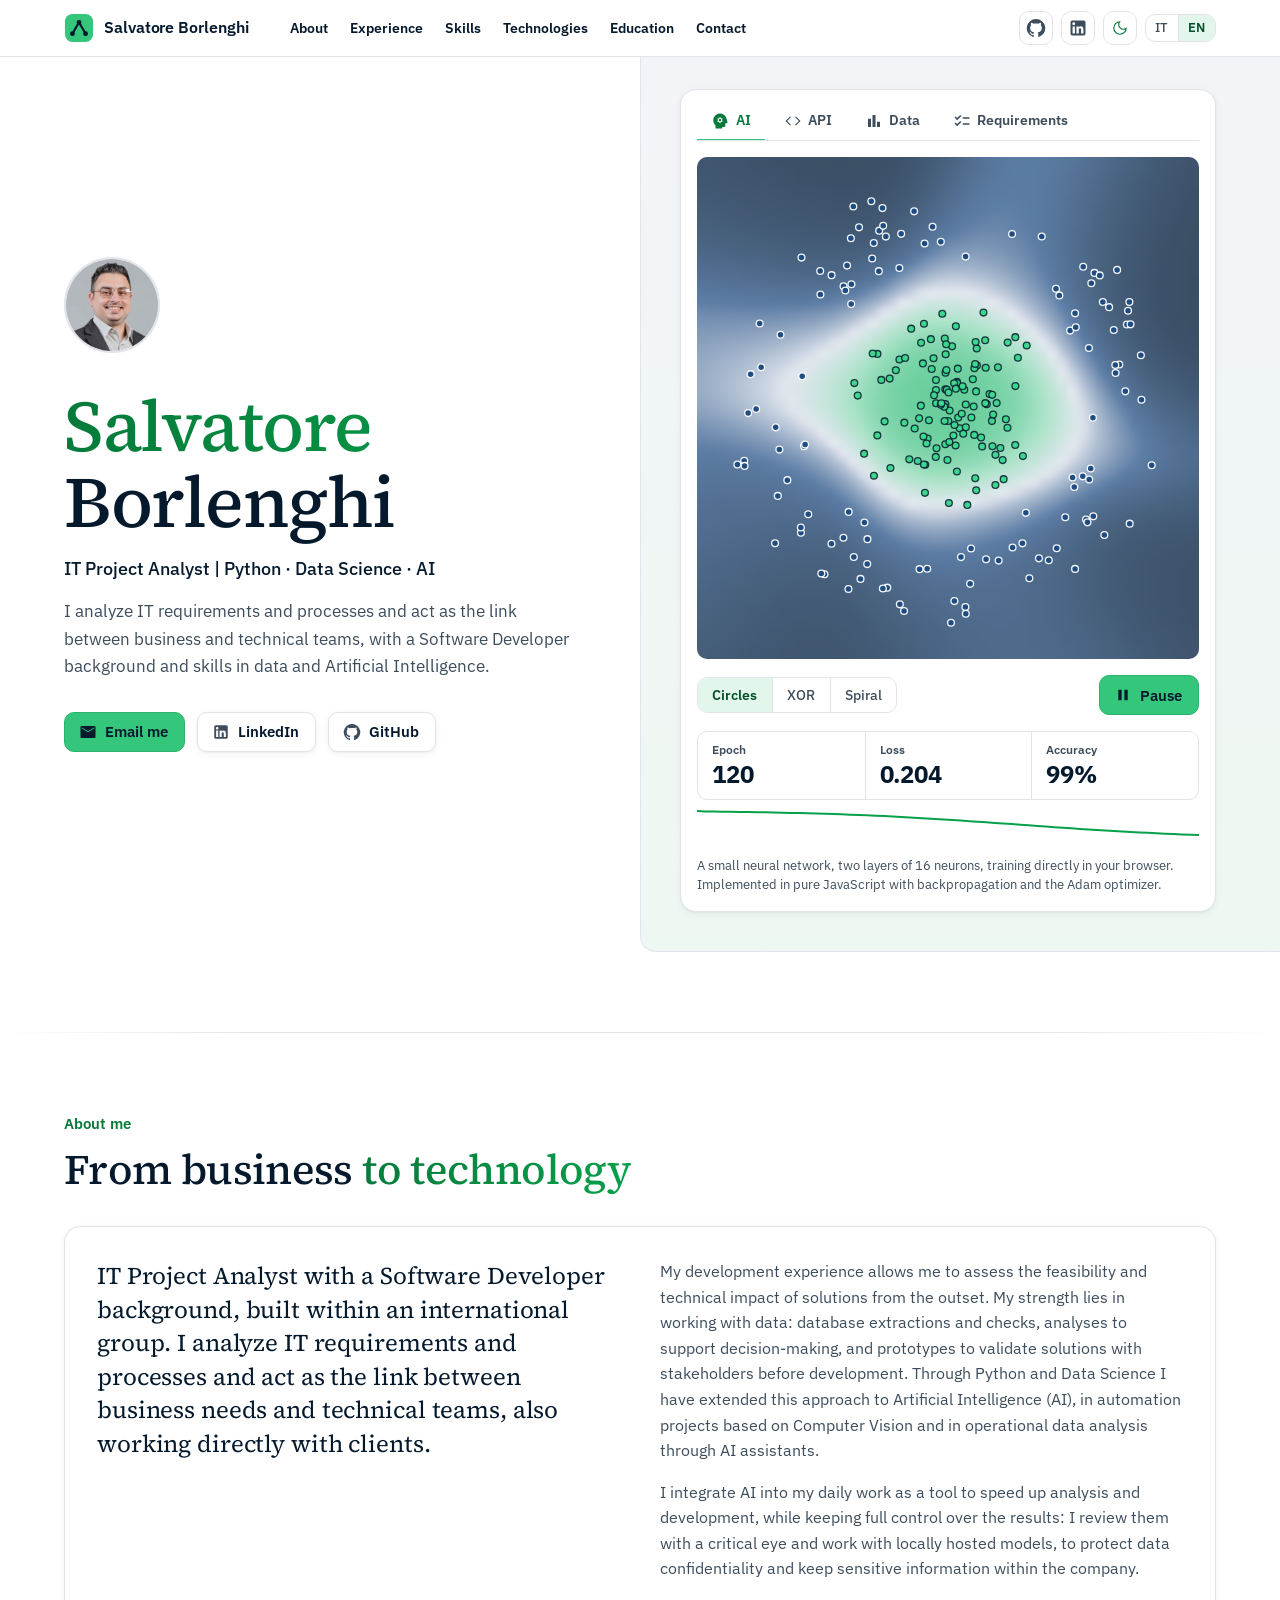
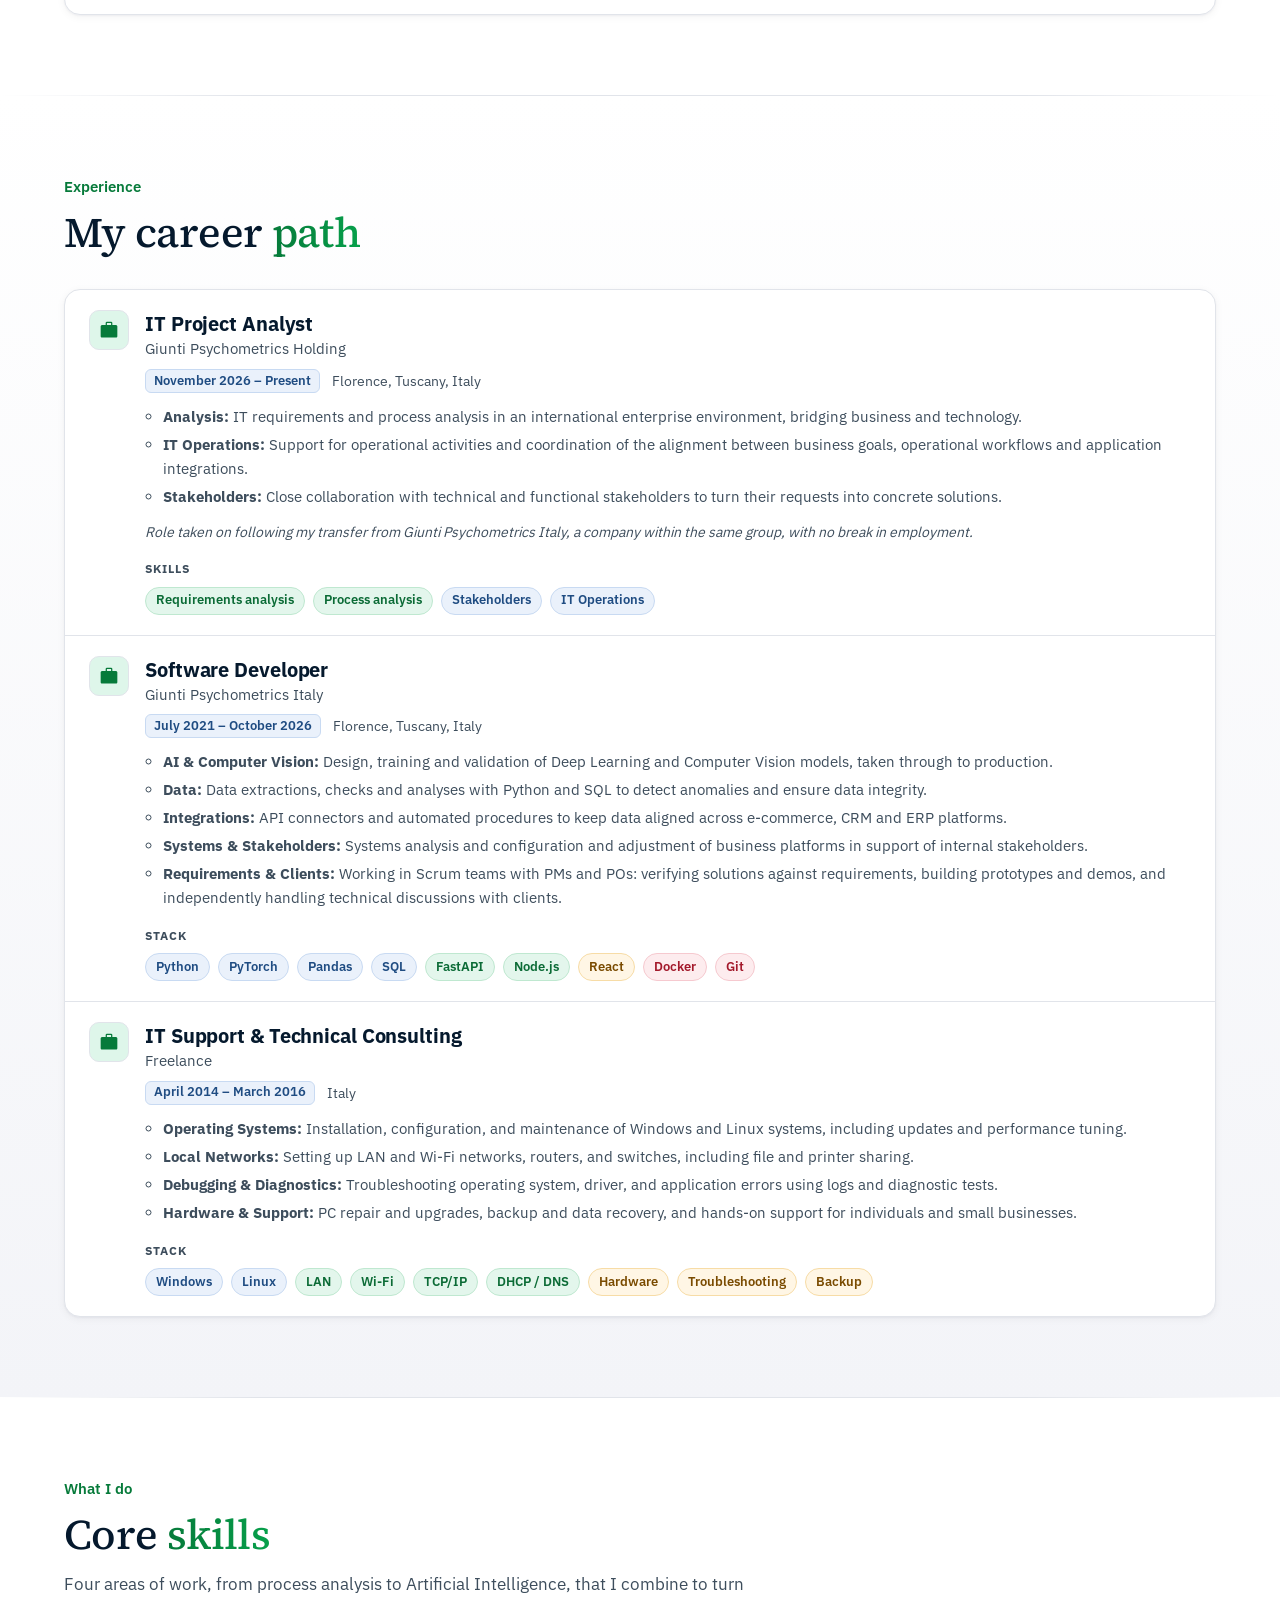
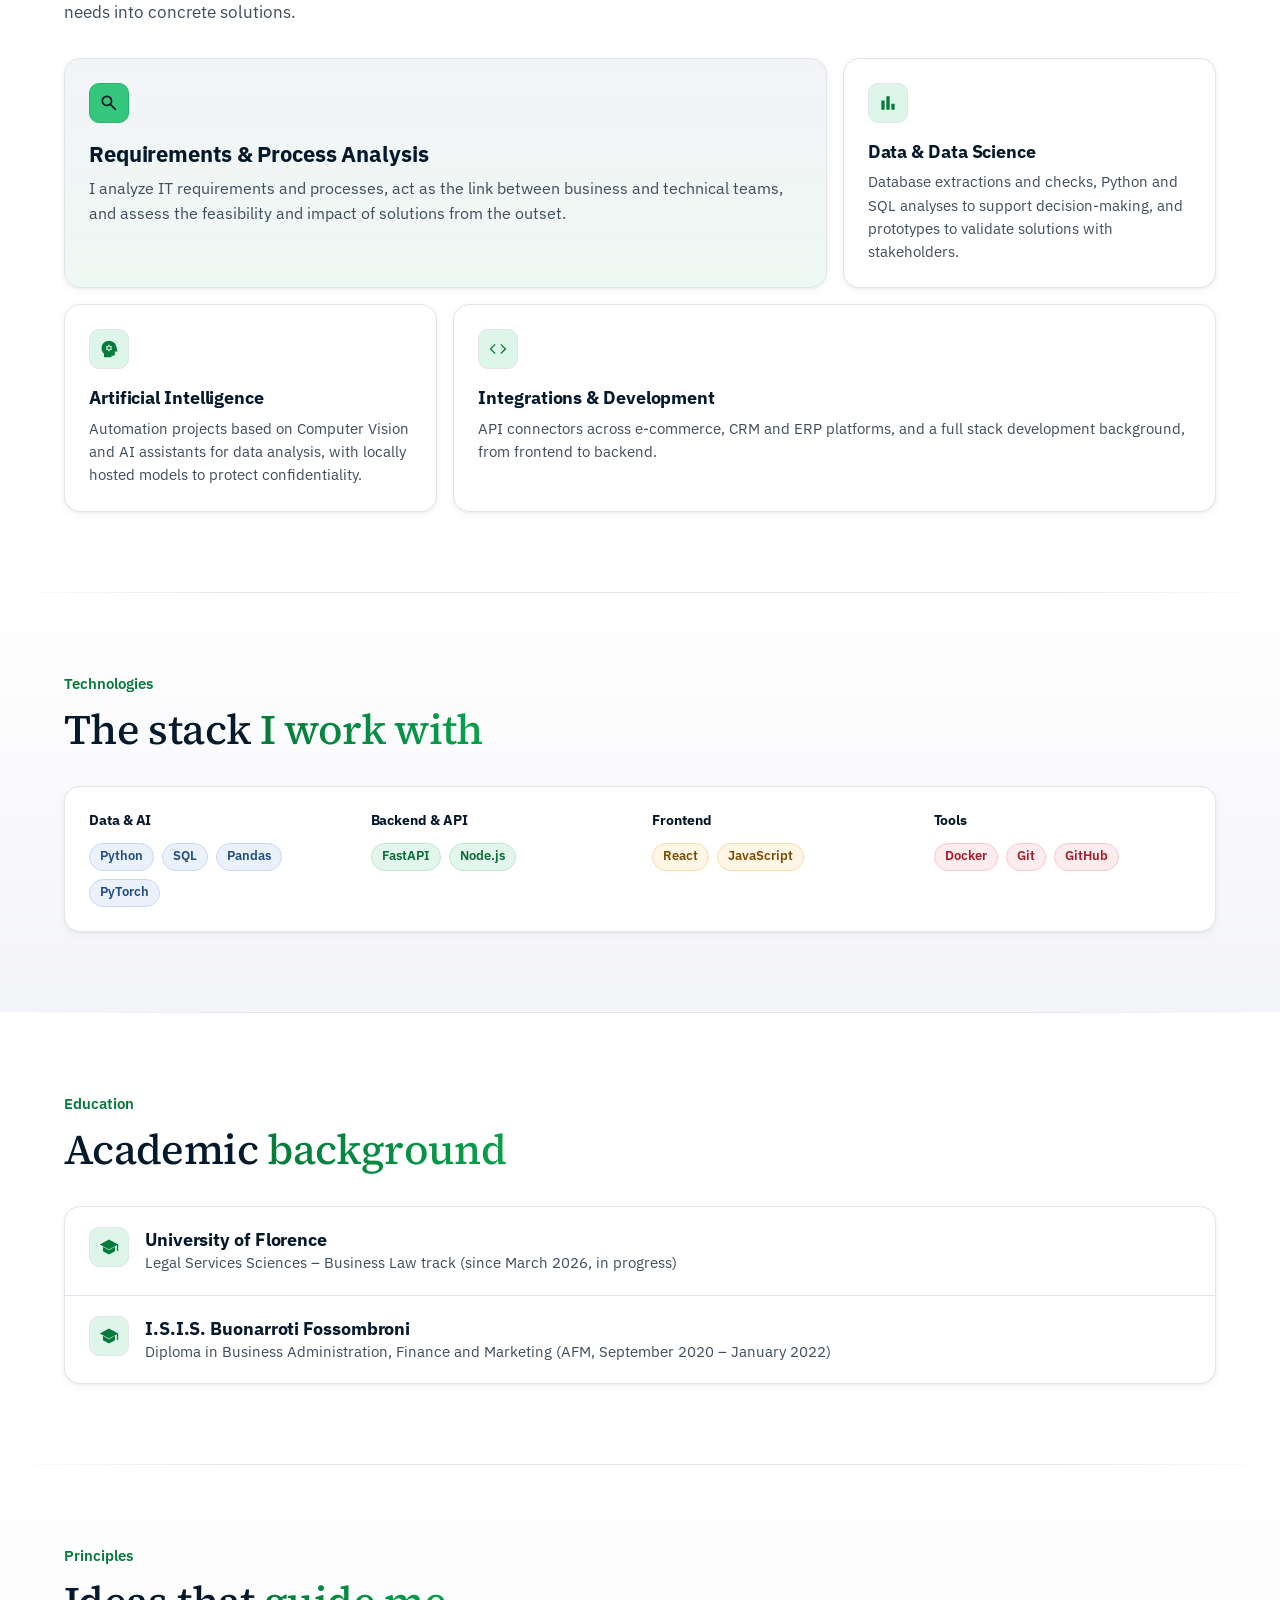
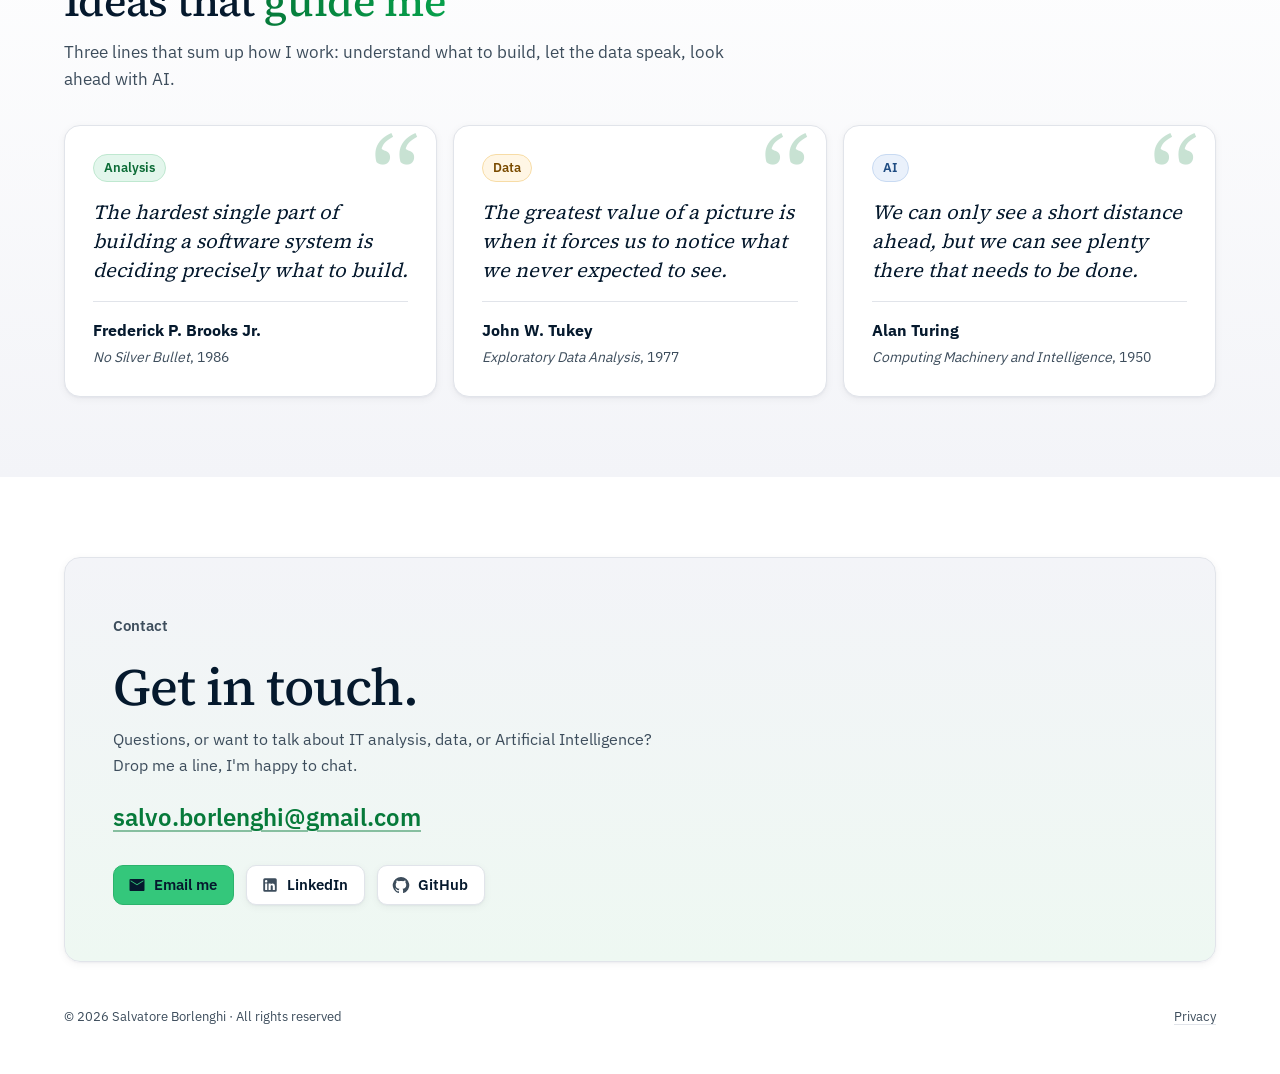
<file: index.html>
<!DOCTYPE html>
<html lang="it">
<head>
<meta charset="utf-8">
<meta name="viewport" content="width=device-width, initial-scale=1, viewport-fit=cover">
<title>Salvatore Borlenghi – IT Project Analyst | Python, Data Science e AI</title>
<meta name="description" content="IT Project Analyst in Toscana: analisi dei requisiti e dei processi IT, con un background da Software Developer e competenze in Python, Data Science e Intelligenza Artificiale.">
<link rel="canonical" href="https://s-borlenghi.github.io/">
<link rel="alternate" hreflang="it" href="https://s-borlenghi.github.io/it/">
<link rel="alternate" hreflang="en" href="https://s-borlenghi.github.io/en/">
<link rel="alternate" hreflang="x-default" href="https://s-borlenghi.github.io/">
<!-- Anteprime social: LinkedIn e WhatsApp non eseguono JavaScript, quindi leggono questi tag -->
<meta property="og:type" content="profile">
<meta property="og:url" content="https://s-borlenghi.github.io/">
<meta property="og:site_name" content="Salvatore Borlenghi">
<meta property="og:title" content="Salvatore Borlenghi – IT Project Analyst | Python, Data Science e AI">
<meta property="og:description" content="Analizzo requisiti e processi IT e faccio da tramite tra business e team tecnici, con competenze in Python, Data Science e AI.">
<meta property="og:image" content="https://s-borlenghi.github.io/assets/img/og-image.jpg">
<meta property="og:image:width" content="1200">
<meta property="og:image:height" content="630">
<meta property="og:image:alt" content="Salvatore Borlenghi, IT Project Analyst: Python, Data Science e AI">
<meta property="og:locale" content="it_IT">
<meta property="og:locale:alternate" content="en_US">
<meta name="twitter:card" content="summary_large_image">
<meta name="theme-color" content="#ffffff">
<link rel="icon" href="assets/img/favicon.svg" type="image/svg+xml">
<link rel="apple-touch-icon" href="assets/img/apple-touch-icon.png">
<link rel="manifest" href="site.webmanifest">
<script>
  /*
   * Smistamento verso la versione in lingua.
   * Ordine di scelta: parametro ?lang=, scelta salvata dal visitatore, lingua del browser.
   * Tutto ciò che non è italiano va alla versione inglese.
   */
  (function () {
    var pick = new URLSearchParams(location.search).get("lang");
    if (pick === "it" || pick === "en") { try { localStorage.setItem("lang", pick); } catch (e) {} }
    if (!pick) { try { pick = localStorage.getItem("lang"); } catch (e) {} }
    if (!pick) {
      var langs = navigator.languages && navigator.languages.length ? navigator.languages : [navigator.language || ""];
      pick = String(langs[0]).toLowerCase().indexOf("it") === 0 ? "it" : "en";
    }
    location.replace((pick === "en" ? "en/" : "it/") + location.hash);
  })();
</script>
<style>
  :root { box-sizing: border-box; padding-top: env(safe-area-inset-top, 0px); padding-bottom: env(safe-area-inset-bottom, 0px); }
  html, body { height: 100%; margin: 0; }
  body { background: #ffffff; color: #05192d; font-family: "Helvetica Neue", Arial, sans-serif; display: grid; place-items: center; text-align: center; }
  h1 { font-size: 1.6rem; margin: 0 0 1.25rem; }
  a { display: inline-block; margin: 0 .35rem; padding: .6rem 1.2rem; border: 1px solid #3e3d39; border-radius: 10px; color: #ffffff; background: #30302e; text-decoration: none; font-weight: 600; }
  a:hover { border-color: #34c77b; color: #067a3a; }
</style>
</head>
<body>
  <main>
    <h1>Salvatore Borlenghi</h1>
    <a href="it/" hreflang="it" lang="it">Italiano</a>
    <a href="en/" hreflang="en" lang="en">English</a>
  </main>
</body>
</html>
</file>
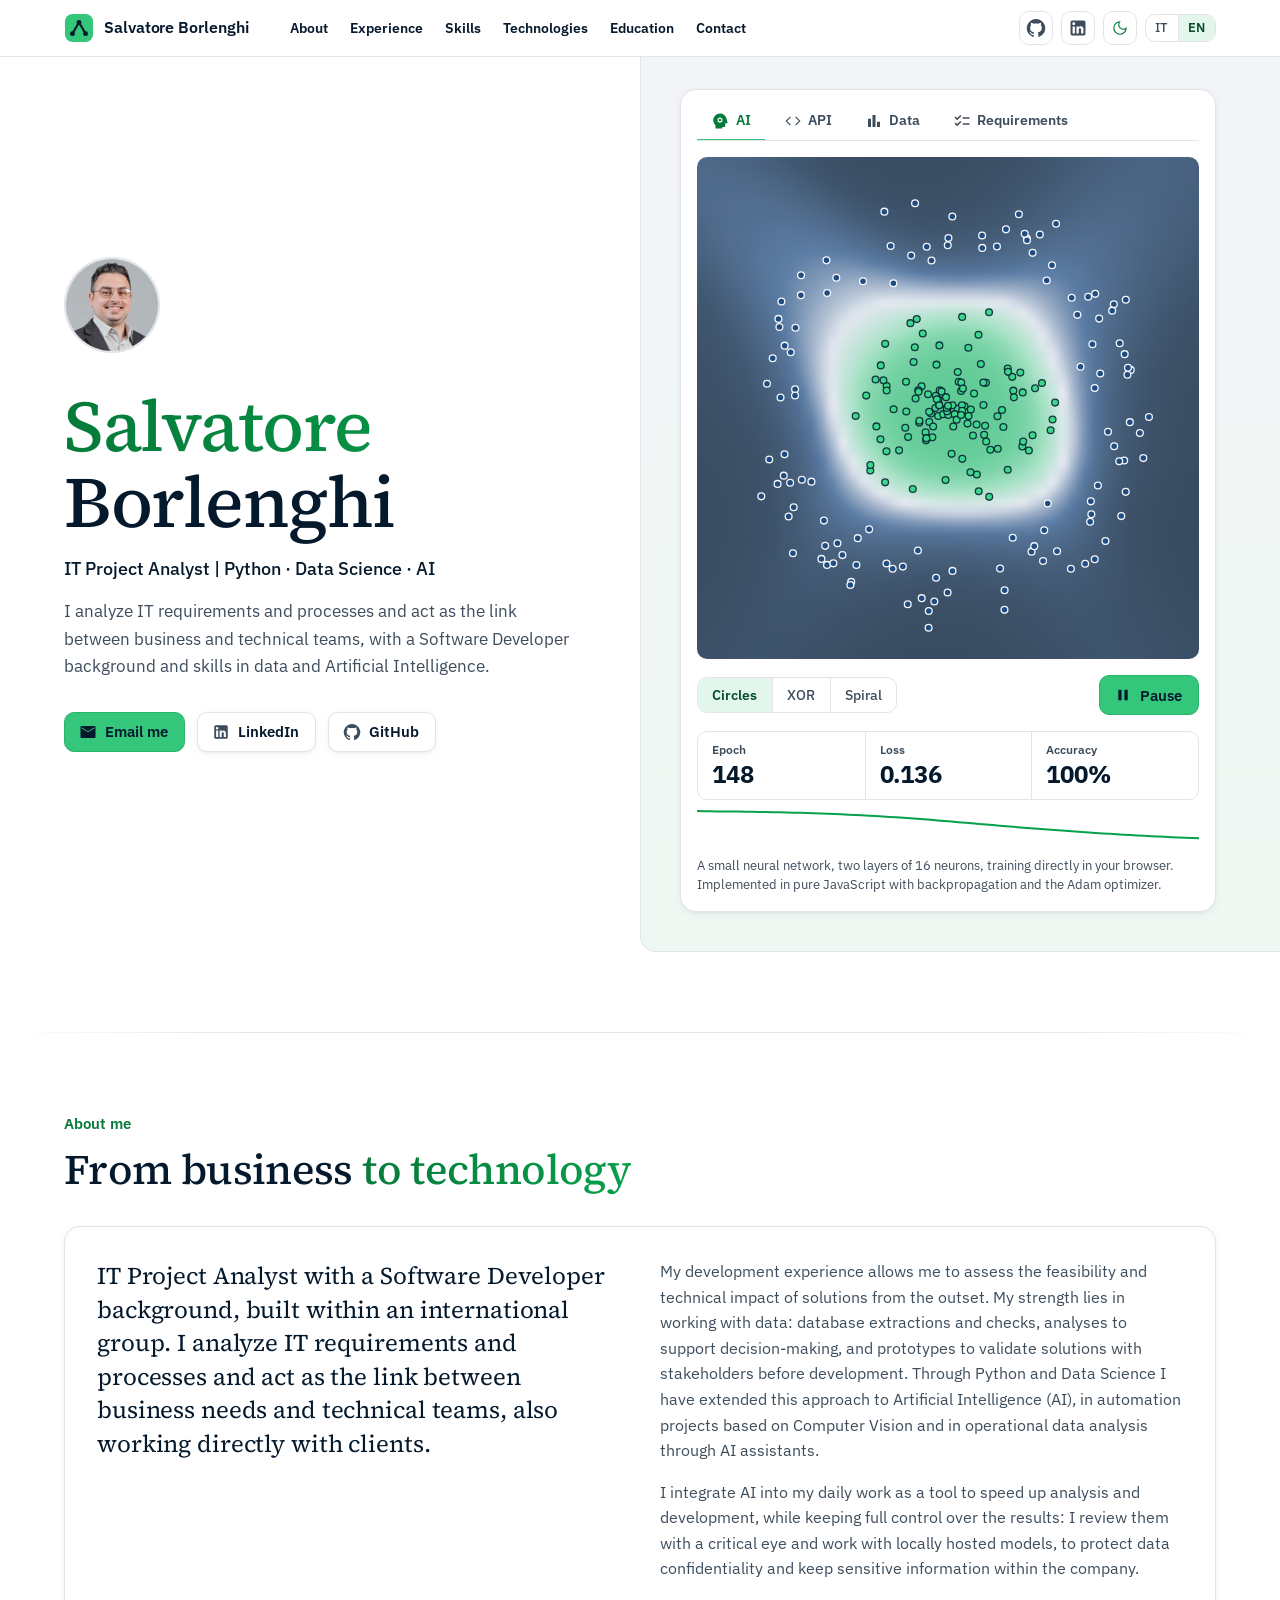
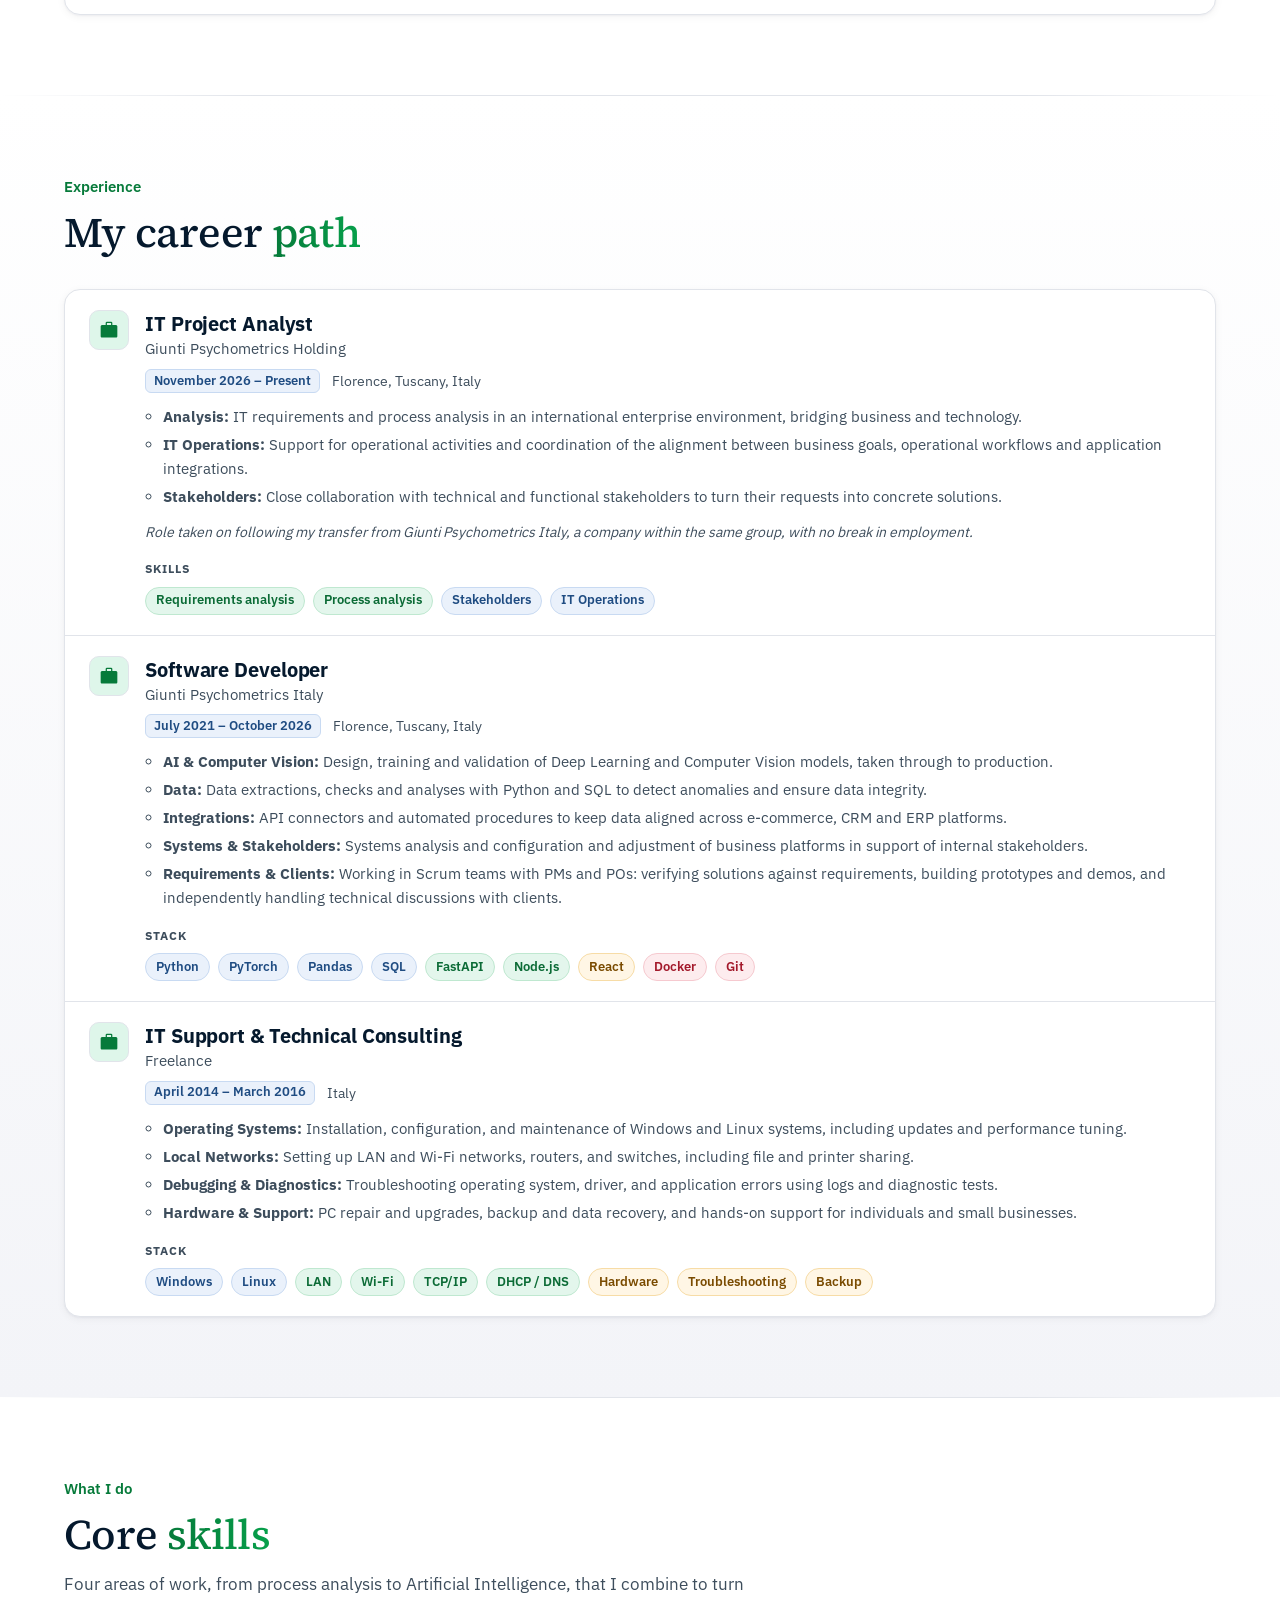
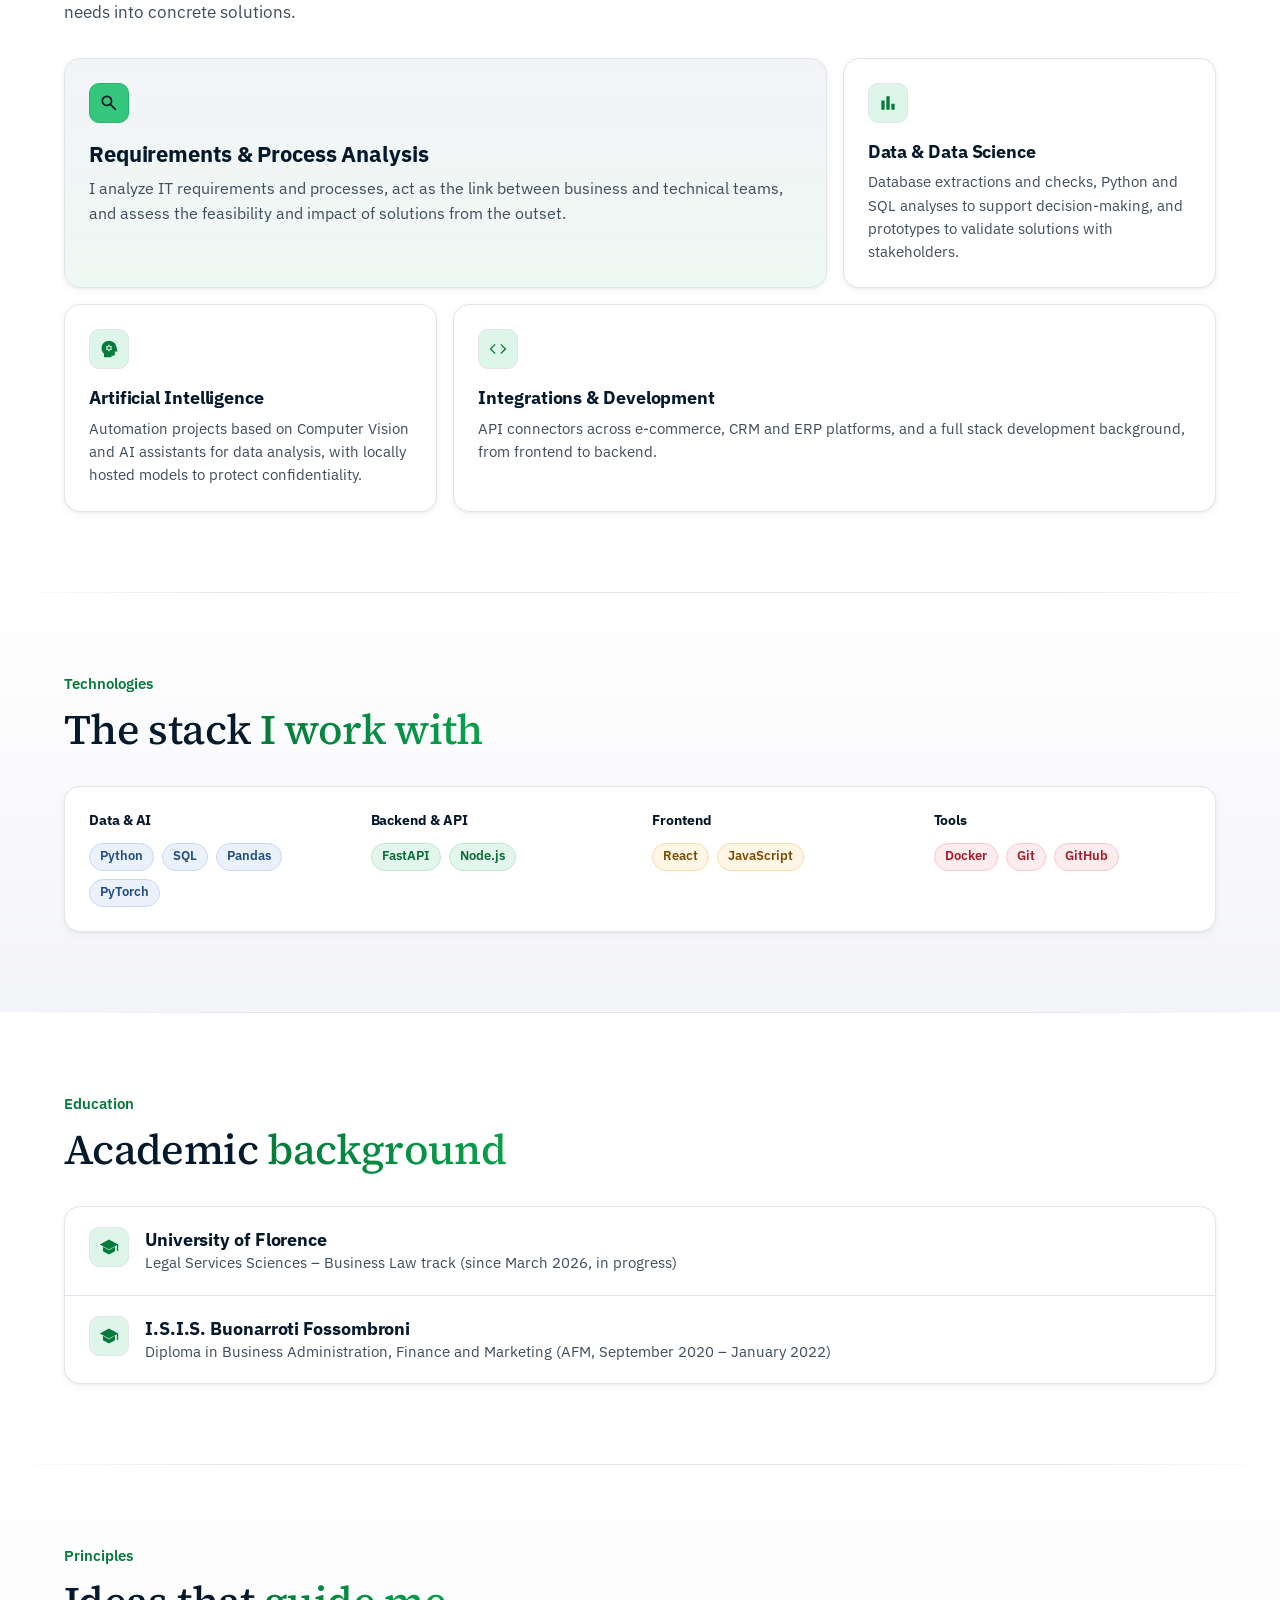
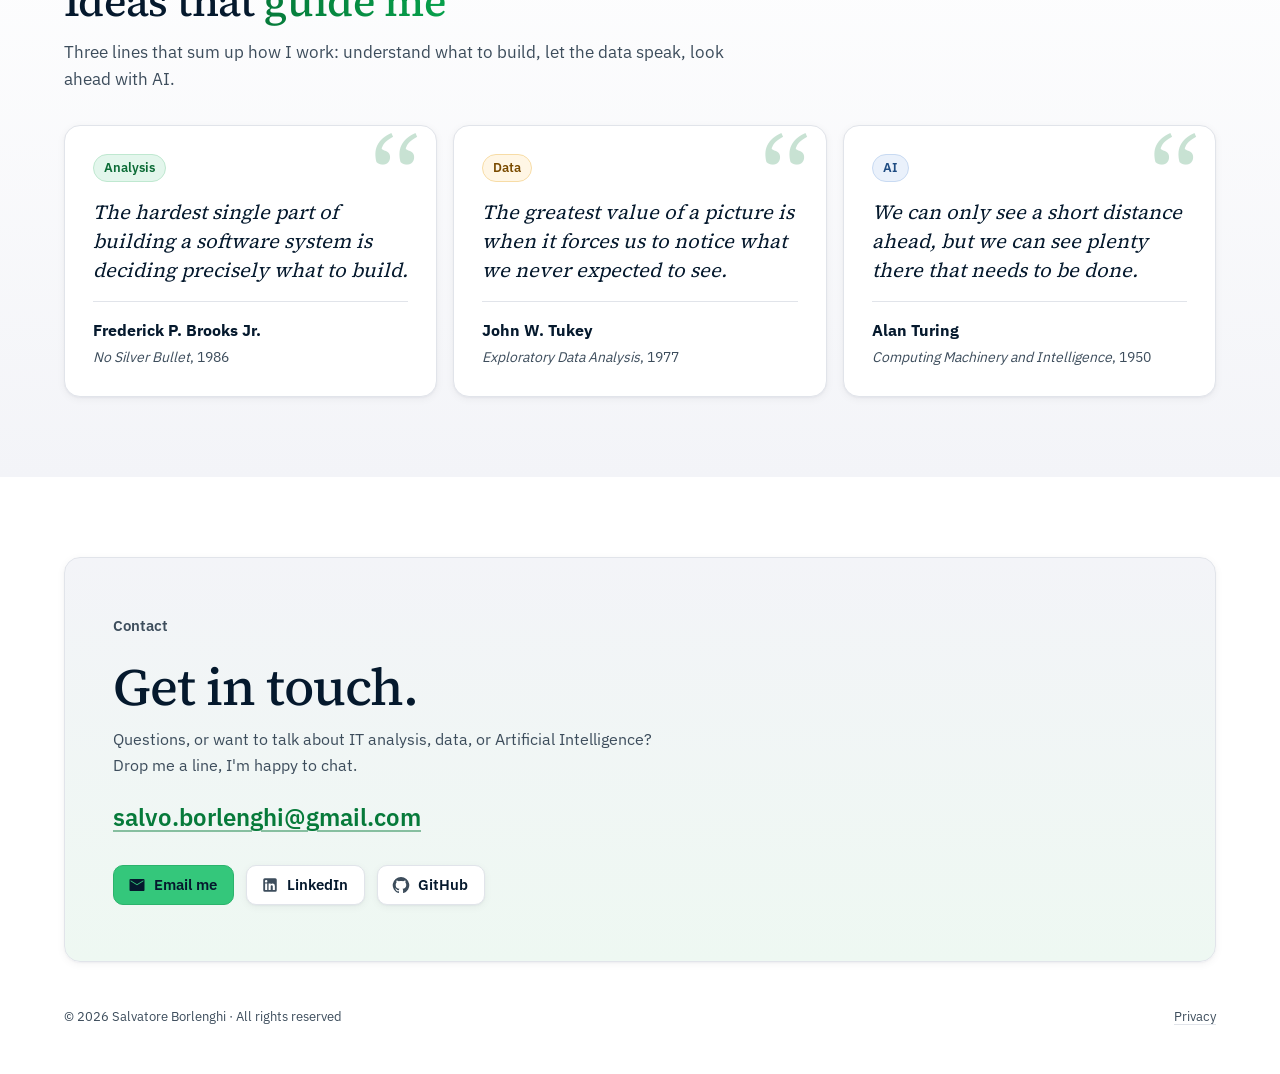
<file: en/index.html>
<!DOCTYPE html>
<html lang="en">
<head>
<meta charset="utf-8">
<meta name="viewport" content="width=device-width, initial-scale=1, viewport-fit=cover">
<title>Salvatore Borlenghi – IT Project Analyst | Python, Data Science & AI</title>
<meta name="description" content="IT Project Analyst in Tuscany, Italy: IT requirements and process analysis, with a Software Developer background and skills in Python, Data Science and Artificial Intelligence.">
<link rel="canonical" href="https://s-borlenghi.github.io/en/">
<link rel="alternate" hreflang="it" href="https://s-borlenghi.github.io/it/">
<link rel="alternate" hreflang="en" href="https://s-borlenghi.github.io/en/">
<link rel="alternate" hreflang="x-default" href="https://s-borlenghi.github.io/">
<meta name="author" content="Salvatore Borlenghi">
<meta name="robots" content="index, follow">
<meta property="og:type" content="profile">
<meta property="og:url" content="https://s-borlenghi.github.io/en/">
<meta property="og:site_name" content="Salvatore Borlenghi">
<meta property="og:title" content="Salvatore Borlenghi – IT Project Analyst | Python, Data Science &amp; AI">
<meta property="og:description" content="I analyze IT requirements and processes and act as the link between business and technical teams, with skills in Python, Data Science and AI.">
<meta property="og:image" content="https://s-borlenghi.github.io/assets/img/og-image.jpg">
<meta property="og:image:type" content="image/jpeg">
<meta property="og:image:width" content="1200">
<meta property="og:image:height" content="630">
<meta property="og:image:alt" content="Salvatore Borlenghi, IT Project Analyst: Python, Data Science and AI">
<meta property="og:locale" content="en_US">
<meta property="og:locale:alternate" content="it_IT">
<meta property="profile:first_name" content="Salvatore">
<meta property="profile:last_name" content="Borlenghi">
<meta name="twitter:card" content="summary_large_image">
<meta name="twitter:title" content="Salvatore Borlenghi – IT Project Analyst | Python, Data Science &amp; AI">
<meta name="twitter:description" content="I analyze IT requirements and processes and act as the link between business and technical teams, with skills in Python, Data Science and AI.">
<meta name="twitter:image" content="https://s-borlenghi.github.io/assets/img/og-image.jpg">
<meta name="twitter:image:alt" content="Salvatore Borlenghi, IT Project Analyst: Python, Data Science and AI">
<meta name="theme-color" content="#ffffff">
<!-- Inline theme switcher initialization to prevent FOUT -->
<script>try{var t=localStorage.getItem("theme");if(t==="light"||t==="dark")document.documentElement.setAttribute("data-theme",t);}catch(e){}</script>
<!-- Structured data for Search Engines -->
<script type="application/ld+json">
{
  "@context": "https://schema.org",
  "@type": "ProfilePage",
  "url": "https://s-borlenghi.github.io/en/",
  "inLanguage": "en",
  "dateModified": "2026-11-23",
  "name": "Salvatore Borlenghi – IT Project Analyst | Python, Data Science & AI",
  "mainEntity": {
    "@type": "Person",
    "name": "Salvatore Borlenghi",
    "url": "https://s-borlenghi.github.io/en/",
    "image": "https://s-borlenghi.github.io/assets/img/foto.jpg",
    "jobTitle": "IT Project Analyst",
    "description": "IT Project Analyst with a Software Developer background, built within an international group. I analyze IT requirements and processes and act as the link between business needs and technical teams.",
    "worksFor": {
      "@type": "Organization",
      "name": "Giunti Psychometrics Holding"
    },
    "address": {
      "@type": "PostalAddress",
      "addressLocality": "Arezzo",
      "addressRegion": "Tuscany",
      "addressCountry": "IT"
    },
    "knowsAbout": [
      "Requirements analysis",
      "Business process analysis",
      "Python",
      "Data Science",
      "Artificial Intelligence",
      "Computer Vision",
      "SQL",
      "API integration",
      "Software development"
    ],
    "knowsLanguage": [
      "it",
      "en"
    ],
    "alumniOf": {
      "@type": "CollegeOrUniversity",
      "name": "University of Florence"
    },
    "sameAs": [
      "https://www.linkedin.com/in/salvatore-borlenghi",
      "https://github.com/s-borlenghi"
    ]
  }
}
</script>
<link rel="icon" href="../assets/img/favicon.svg" type="image/svg+xml">
<link rel="apple-touch-icon" href="../assets/img/apple-touch-icon.png">
<link rel="manifest" href="../site.webmanifest">
<link rel="preload" href="../assets/fonts/ibm-plex-sans-latin-wght.woff2" as="font" type="font/woff2" crossorigin>
<link rel="preload" href="../assets/fonts/source-serif-4-latin-wght.woff2" as="font" type="font/woff2" crossorigin>
<link rel="stylesheet" href="../assets/css/style.css?v=20261123">
</head>
<body>

<a class="skip" href="#main">Skip to content</a>

<!-- Main Navigation Header -->
<header class="app-bar">
  <div class="wrap">
    <a class="brand" href="#top"><svg class="logo" viewBox="0 0 32 32" aria-hidden="true" focusable="false"><rect x="1" y="1" width="30" height="30" rx="8"/><path d="M9 22 L16 10 L23 22" /><circle cx="9" cy="22" r="2.6"/><circle cx="16" cy="10" r="2.6"/><circle cx="23" cy="22" r="2.6"/></svg><span class="brand-name">Salvatore Borlenghi</span></a>
    <nav class="menu" aria-label="Main menu">
      <a class="text-btn" href="#about">About</a>
      <a class="text-btn" href="#experience">Experience</a>
      <a class="text-btn" href="#skills">Skills</a>
      <a class="text-btn" href="#technologies">Technologies</a>
      <a class="text-btn" href="#education">Education</a>
      <a class="text-btn" href="#contact">Contact</a>
    </nav>
    <a class="theme-btn bar-link" href="https://github.com/s-borlenghi" rel="me" aria-label="GitHub" title="GitHub"><svg class="ms" viewBox="0 0 24 24" aria-hidden="true" focusable="false"><path d="M12 1.27a11 11 0 00-3.48 21.46c.55.09.73-.28.73-.55v-1.84c-3.03.64-3.67-1.46-3.67-1.46-.55-1.29-1.28-1.65-1.28-1.65-.92-.65.1-.65.1-.65 1.1 0 1.73 1.1 1.73 1.1.92 1.65 2.57 1.2 3.21.92a2 2 0 01.64-1.47c-2.47-.27-5.04-1.19-5.04-5.5 0-1.1.46-2.1 1.2-2.84a3.76 3.76 0 010-2.93s.91-.28 3.11 1.1c1.8-.49 3.7-.49 5.5 0 2.1-1.38 3.02-1.1 3.02-1.1a3.76 3.76 0 010 2.93c.83.74 1.2 1.74 1.2 2.94 0 4.21-2.57 5.13-5.04 5.4.45.37.82.92.82 2.02v3.03c0 .27.1.64.73.55A11 11 0 0012 1.27"/></svg></a>
    <a class="theme-btn bar-link" href="https://www.linkedin.com/in/salvatore-borlenghi" rel="me" aria-label="LinkedIn" title="LinkedIn"><svg class="ms" viewBox="0 0 24 24" aria-hidden="true" focusable="false"><path d="M19 3a2 2 0 0 1 2 2v14a2 2 0 0 1-2 2H5a2 2 0 0 1-2-2V5a2 2 0 0 1 2-2h14m-.5 15.5v-5.3a3.26 3.26 0 0 0-3.26-3.26c-.85 0-1.84.52-2.32 1.3v-1.11h-2.79v8.37h2.79v-4.93c0-.77.62-1.4 1.39-1.4a1.4 1.4 0 0 1 1.4 1.4v4.93h2.79M6.88 8.56a1.68 1.68 0 0 0 1.68-1.68c0-.93-.75-1.69-1.68-1.69a1.69 1.69 0 0 0-1.69 1.69c0 .93.76 1.68 1.69 1.68m1.39 9.94v-8.37H5.5v8.37h2.77z"/></svg></a>
    <button type="button" class="theme-btn" id="theme-toggle" data-label-dark="Switch to dark theme" data-label-light="Switch to light theme" aria-label="Switch to dark theme" title="Switch to dark theme"><svg class="ms i-light" viewBox="0 -960 960 960" aria-hidden="true" focusable="false"><path d="M579-381q41-41 41-99t-41-99q-41-41-99-41t-99 41q-41 41-41 99t41 99q41 41 99 41t99-41Zm-240.5 42.5Q280-397 280-480t58.5-141.5Q397-680 480-680t141.5 58.5Q680-563 680-480t-58.5 141.5Q563-280 480-280t-141.5-58.5ZM200-450H40v-60h160v60Zm720 0H760v-60h160v60ZM450-760v-160h60v160h-60Zm0 720v-160h60v160h-60ZM262-658l-100-97 43-44 96 100-39 41Zm494 496-98-100 41-41 99 98-42 43Zm-99-537 98-99 44 42-99 98-43-41ZM162-205l99-98 42 42-98 99-43-43Zm318-275Z"/></svg><svg class="ms i-dark" viewBox="0 -960 960 960" aria-hidden="true" focusable="false"><path d="M480-120q-150 0-255-105T120-480q0-150 105-255t255-105q8 0 17 .5t23 1.5q-36 32-56 79t-20 99q0 90 63 153t153 63q52 0 99-18.5t79-51.5q1 12 1.5 19.5t.5 14.5q0 150-105 255T480-120Zm0-60q109 0 190-67.5T771-406q-25 11-53.67 16.5Q688.67-384 660-384q-114.69 0-195.34-80.66Q384-545.31 384-660q0-24 5-51.5t18-62.5q-98 27-162.5 109.5T180-480q0 125 87.5 212.5T480-180Zm-4-297Z"/></svg></button>
    <nav class="segmented small" aria-label="Language selector">
      <a href="../it/" hreflang="it" lang="it">IT</a>
      <a href="./" hreflang="en" lang="en" aria-current="page">EN</a>
    </nav>
  </div>
</header>

<main class="wrap" id="main" tabindex="-1">
  <!-- Hero Section -->
  <section class="hero" id="top">
    <div class="hero-text">
      <img class="avatar" src="../assets/img/foto.jpg" alt="Photo of Salvatore Borlenghi" width="285" height="285">
      <h1><span class="grad">Salvatore</span> Borlenghi</h1>
      <p class="role">IT Project Analyst | Python · Data Science · AI</p>
      <p class="pitch">I analyze IT requirements and processes and act as the link between business and technical teams, with a Software Developer background and skills in data and Artificial Intelligence.</p>
      <div class="actions">
        <a class="btn contained" href="mailto:salvo.borlenghi@gmail.com"><svg class="ms" viewBox="0 -960 960 960" aria-hidden="true" focusable="false"><path d="M140-160q-24 0-42-18t-18-42v-520q0-24 18-42t42-18h680q24 0 42 18t18 42v520q0 24-18 42t-42 18H140Zm340-302 340-223v-55L480-522 140-740v55l340 223Z"/></svg>Email me</a>
        <a class="btn outlined" href="https://www.linkedin.com/in/salvatore-borlenghi" rel="me"><svg class="ms" viewBox="0 0 24 24" aria-hidden="true" focusable="false"><path d="M19 3a2 2 0 0 1 2 2v14a2 2 0 0 1-2 2H5a2 2 0 0 1-2-2V5a2 2 0 0 1 2-2h14m-.5 15.5v-5.3a3.26 3.26 0 0 0-3.26-3.26c-.85 0-1.84.52-2.32 1.3v-1.11h-2.79v8.37h2.79v-4.93c0-.77.62-1.4 1.39-1.4a1.4 1.4 0 0 1 1.4 1.4v4.93h2.79M6.88 8.56a1.68 1.68 0 0 0 1.68-1.68c0-.93-.75-1.69-1.68-1.69a1.69 1.69 0 0 0-1.69 1.69c0 .93.76 1.68 1.69 1.68m1.39 9.94v-8.37H5.5v8.37h2.77z"/></svg>LinkedIn</a>
        <a class="btn outlined" href="https://github.com/s-borlenghi" rel="me"><svg class="ms" viewBox="0 0 24 24" aria-hidden="true" focusable="false"><path d="M12 1.27a11 11 0 00-3.48 21.46c.55.09.73-.28.73-.55v-1.84c-3.03.64-3.67-1.46-3.67-1.46-.55-1.29-1.28-1.65-1.28-1.65-.92-.65.1-.65.1-.65 1.1 0 1.73 1.1 1.73 1.1.92 1.65 2.57 1.2 3.21.92a2 2 0 01.64-1.47c-2.47-.27-5.04-1.19-5.04-5.5 0-1.1.46-2.1 1.2-2.84a3.76 3.76 0 010-2.93s.91-.28 3.11 1.1c1.8-.49 3.7-.49 5.5 0 2.1-1.38 3.02-1.1 3.02-1.1a3.76 3.76 0 010 2.93c.83.74 1.2 1.74 1.2 2.94 0 4.21-2.57 5.13-5.04 5.4.45.37.82.92.82 2.02v3.03c0 .27.1.64.73.55A11 11 0 0012 1.27"/></svg>GitHub</a>
      </div>
    </div>

    <!-- Neural Network Interactive Canvas -->
    <div class="hero-side">
      <div class="card demo-card showcase">
        <div class="tabs" role="tablist" aria-label="Skills showcase">
          <button type="button" class="tab" role="tab" id="tab-ai" aria-controls="panel-ai" aria-selected="true"><svg class="ms" viewBox="0 -960 960 960" aria-hidden="true" focusable="false"><path d="M449-374h60l3-44q12-2 22.5-8.5T553-441l42 14 28-48-30-24q5-14 5-29t-5-29l30-24-28-48-42 14q-8-8-19-14t-22-9l-3-44h-60l-3 44q-11 3-22 9t-19 14l-42-14-28 48 30 24q-5 14-5 29t5 29l-30 24 28 48 42-14q8 8 18.5 14.5T446-418l3 44Zm-19.5-104.5Q409-499 409-528t20.5-49.5Q450-598 479-598t49.5 20.5Q549-557 549-528t-20.5 49.5Q508-458 479-458t-49.5-20.5ZM240-80v-172q-57-52-88.5-121.5T120-520q0-150 105-255t255-105q125 0 221.5 73.5T827-615l55 218q4 14-5 25.5T853-360h-93v140q0 25-17.5 42.5T700-160H600v80H240Z"/></svg>AI</button>
          <button type="button" class="tab" role="tab" id="tab-api" aria-controls="panel-api" aria-selected="false" tabindex="-1"><svg class="ms" viewBox="0 -960 960 960" aria-hidden="true" focusable="false"><path d="M320-242 80-482l242-242 43 43-199 199 197 197-43 43Zm318 2-43-43 199-199-197-197 43-43 240 240-242 242Z"/></svg>API</button>
          <button type="button" class="tab" role="tab" id="tab-data" aria-controls="panel-data" aria-selected="false" tabindex="-1"><svg class="ms" viewBox="0 -960 960 960" aria-hidden="true" focusable="false"><path d="M640-160v-280h160v280H640Zm-240 0v-640h160v640H400Zm-240 0v-440h160v440H160Z"/></svg>Data</button>
          <button type="button" class="tab" role="tab" id="tab-req" aria-controls="panel-req" aria-selected="false" tabindex="-1"><svg class="ms" viewBox="0 -960 960 960" aria-hidden="true" focusable="false"><path d="M222-200 80-342l56-56 85 84 170-170 56 57-225 227Zm0-320L80-662l56-56 85 84 170-170 56 57-225 227Zm298 240v-80h360v80H520Zm0-320v-80h360v80H520Z"/></svg>Requirements</button>
        </div>
      <div class="panel" role="tabpanel" id="panel-ai" aria-labelledby="tab-ai"><figure class="panel-fig">
        <canvas id="nn-canvas" role="img" aria-label="A neural network learning to separate two classes of points" aria-describedby="nn-caption"></canvas>
        <div class="demo-controls">
          <div class="segmented" role="group" aria-label="Data">
            <button type="button" data-ds="circles" aria-pressed="true">Circles</button>
            <button type="button" data-ds="xor" aria-pressed="false">XOR</button>
            <button type="button" data-ds="spiral" aria-pressed="false">Spiral</button>
          </div>
          <div class="run">
            <button type="button" class="btn contained" id="nn-toggle" data-state="start"><svg class="ms i-start" viewBox="0 -960 960 960" aria-hidden="true" focusable="false"><path d="M320-203v-560l440 280-440 280Z"/></svg><svg class="ms i-pause" viewBox="0 -960 960 960" aria-hidden="true" focusable="false"><path d="M555-200v-560h175v560H555Zm-325 0v-560h175v560H230Z"/></svg><svg class="ms i-again" viewBox="0 -960 960 960" aria-hidden="true" focusable="false"><path d="M339.5-108Q274-136 225-185t-77-114.5Q120-365 120-440h60q0 125 87.5 212.5T480-140q125 0 212.5-87.5T780-440q0-125-85-212.5T485-740h-23l73 73-41 42-147-147 147-147 41 41-78 78h23q75 0 140.5 28T735-695q49 49 77 114.5T840-440q0 75-28 140.5T735-185q-49 49-114.5 77T480-80q-75 0-140.5-28Z"/></svg><span class="lbl">Start</span></button>
          </div>
        </div>
        <dl class="stats">
          <div><dt>Epoch</dt><dd id="st-epoch">0</dd></div>
          <div><dt>Loss</dt><dd id="st-loss">–</dd></div>
          <div><dt>Accuracy</dt><dd id="st-acc">–</dd></div>
        </dl>
        <canvas id="nn-loss" aria-hidden="true"></canvas>
        <p id="nn-status" class="sr-only" role="status"></p>
        <figcaption id="nn-caption">A small neural network, two layers of 16 neurons, training directly in your browser. Implemented in pure JavaScript with backpropagation and the Adam optimizer.</figcaption>
      </figure></div>
      <div class="panel" role="tabpanel" id="panel-api" aria-labelledby="tab-api" hidden>
        <p class="panel-intro">This is how I'd serve this model with FastAPI. Try a request: the answer comes from the network training in your browser, not from a server.</p>
        <pre class="code" tabindex="0" aria-label="FastAPI code example"><code><span class="k">from</span> fastapi <span class="k">import</span> FastAPI
<span class="k">from</span> pydantic <span class="k">import</span> BaseModel, Field
<span class="k">import</span> torch

app = FastAPI()
model = torch.jit.load(<span class="s">&quot;model.pt&quot;</span>).eval()

<span class="k">class</span> Point(BaseModel):
    x: float = Field(ge=<span class="n">-1</span>, le=<span class="n">1</span>)
    y: float = Field(ge=<span class="n">-1</span>, le=<span class="n">1</span>)

<span class="f">@app.post</span>(<span class="s">&quot;/predict&quot;</span>)
<span class="k">def</span> predict(p: Point):
    <span class="k">with</span> torch.no_grad():
        prob = model(torch.tensor([[p.x, p.y]])).item()
    <span class="k">return</span> {<span class="s">&quot;class&quot;</span>: int(prob &gt; <span class="n">0.5</span>), <span class="s">&quot;probability&quot;</span>: round(prob, <span class="n">3</span>)}</code></pre>
        <div class="req">
          <span class="method">POST</span><span class="path">/predict</span><span class="sr-only" id="api-range">Values between -1 and 1</span>
          <label>x <input type="text" id="api-x" value="0.2" inputmode="decimal" autocomplete="off" spellcheck="false" aria-describedby="api-range"></label>
          <label>y <input type="text" id="api-y" value="-0.4" inputmode="decimal" autocomplete="off" spellcheck="false" aria-describedby="api-range"></label>
          <button type="button" class="icon-btn" id="api-random" aria-label="Random point" title="Random point"><svg class="ms" viewBox="0 -960 960 960" aria-hidden="true" focusable="false"><path d="M576-160v-60h120L522-393l42-43 176 174v-121h60v223H576Zm-374 0-42-43 538-537H576v-60h224v223h-60v-120L202-160Zm193-363L160-757l43-43 235 234-43 43Z"/></svg></button>
          <button type="button" class="btn contained" id="api-send"><svg class="ms" viewBox="0 -960 960 960" aria-hidden="true" focusable="false"><path d="M120-160v-245l302-75-302-77v-243l760 320-760 320Z"/></svg>Send</button>
        </div>
        <pre class="code resp" id="api-resp" aria-live="polite"><span class="c">// Press Send to call POST /predict</span></pre>
      </div>
      <div class="panel" role="tabpanel" id="panel-data" aria-labelledby="tab-data" hidden>
        <p class="panel-intro">An example of analysis with Pandas. The button really analyzes the predictions of the network training in your browser.</p>
        <pre class="code" tabindex="0" aria-label="Example of analysis with Pandas"><code><span class="k">import</span> pandas <span class="k">as</span> pd

df = pd.DataFrame(points, columns=[<span class="s">&quot;x&quot;</span>, <span class="s">&quot;y&quot;</span>, <span class="s">&quot;label&quot;</span>])
prob = model.predict(df[[<span class="s">&quot;x&quot;</span>, <span class="s">&quot;y&quot;</span>]])
df[<span class="s">&quot;predicted&quot;</span>] = (prob &gt; <span class="n">0.5</span>).astype(int)

<span class="c"># Confusion matrix and accuracy</span>
<span class="f">print</span>(pd.crosstab(df[<span class="s">&quot;label&quot;</span>], df[<span class="s">&quot;predicted&quot;</span>]))
<span class="f">print</span>(<span class="s">f&quot;Accuracy: {(df.label == df.predicted).mean():.1%}&quot;</span>)</code></pre>
        <div class="data-bar">
          <button type="button" class="btn contained" id="data-run"><svg class="ms" viewBox="0 -960 960 960" aria-hidden="true" focusable="false"><path d="M320-203v-560l440 280-440 280Z"/></svg>Run analysis</button>
          <span class="data-summary" id="data-summary" role="status"></span>
        </div>
        <pre class="code resp" id="data-out" aria-live="polite"><span class="c"># Press Run analysis to see the results</span></pre>
      </div>
      <div class="panel" role="tabpanel" id="panel-req" aria-labelledby="tab-req" hidden>
        <p class="panel-intro">This is how I turn a request into a clear requirement. Edit the user story: the check tells you live whether it is ready for development.</p>
        <div class="story-form">
          <label>As a <input type="text" id="us-role" value="Customer Care manager" autocomplete="off" spellcheck="true"></label>
          <label>I want to <input type="text" id="us-goal" value="see open tickets by category every week" autocomplete="off" spellcheck="true"></label>
          <label>so that <input type="text" id="us-benefit" value="I can assign resources where they are needed" autocomplete="off" spellcheck="true"></label>
          <div class="story-prio"><span class="lbl-prio" id="us-prio-lbl">Priority</span><div class="segmented small" role="group" aria-labelledby="us-prio-lbl"><button type="button" data-moscow="must" aria-pressed="false">Must</button><button type="button" data-moscow="should" aria-pressed="true">Should</button><button type="button" data-moscow="could" aria-pressed="false">Could</button><button type="button" data-moscow="wont" aria-pressed="false">Won’t</button></div></div>
        </div>
        <div class="story-card"><span class="tag">User story</span><div id="us-text"></div></div>
        <div class="dor-head"><span>Definition of Ready</span><span class="dor-summary" id="dor-summary" role="status"></span></div>
        <ul class="dor-list" id="dor-list">
          <li data-check="role"><span class="dor-ico" aria-hidden="true">·</span><span class="dor-name" data-base="the user role is stated">the user role is stated</span><span class="sr-only dor-state"></span></li>
          <li data-check="goal"><span class="dor-ico" aria-hidden="true">·</span><span class="dor-name" data-base="the goal is specific (at least 4 words)">the goal is specific (at least 4 words)</span><span class="sr-only dor-state"></span></li>
          <li data-check="benefit"><span class="dor-ico" aria-hidden="true">·</span><span class="dor-name" data-base="the business benefit is explicit">the business benefit is explicit</span><span class="sr-only dor-state"></span></li>
          <li data-check="vague"><span class="dor-ico" aria-hidden="true">·</span><span class="dor-name" data-base="no vague terms such as “fast” or “simple”">no vague terms such as “fast” or “simple”</span><span class="sr-only dor-state"></span></li>
          <li data-check="prio"><span class="dor-ico" aria-hidden="true">·</span><span class="dor-name" data-base="a priority is assigned (MoSCoW)">a priority is assigned (MoSCoW)</span><span class="sr-only dor-state"></span></li>
        </ul>
      </div>
      </div>
    </div>
  </section>

  <!-- About Section -->
  <section class="section" id="about">
    <div class="sec-head"><p class="eyebrow">About me</p><h2>From business <span class="grad">to technology</span></h2></div>
    <div class="card about">
      <p class="lead">IT Project Analyst with a Software Developer background, built within an international group. I analyze IT requirements and processes and act as the link between business needs and technical teams, also working directly with clients.</p>
      <div class="about-text">
        <p>My development experience allows me to assess the feasibility and technical impact of solutions from the outset. My strength lies in working with data: database extractions and checks, analyses to support decision-making, and prototypes to validate solutions with stakeholders before development. Through Python and Data Science I have extended this approach to Artificial Intelligence (AI), in automation projects based on Computer Vision and in operational data analysis through AI assistants.</p>
        <p>I integrate AI into my daily work as a tool to speed up analysis and development, while keeping full control over the results: I review them with a critical eye and work with locally hosted models, to protect data confidentiality and keep sensitive information within the company.</p>
      </div>
    </div>
  </section>

  <!-- Experience Section -->
  <section class="section alt" id="experience">
    <div class="sec-head"><p class="eyebrow">Experience</p><h2>My career <span class="grad">path</span></h2></div>
    <ol class="card list jobs">
      <li>
        <span class="icon-badge"><svg class="ms" viewBox="0 -960 960 960" aria-hidden="true" focusable="false"><path d="M140-120q-24 0-42-18t-18-42v-480q0-24 18-42t42-18h180v-100q0-24 18-42t42-18h200q24 0 42 18t18 42v100h180q24 0 42 18t18 42v480q0 24-18 42t-42 18H140Zm240-600h200v-100H380v100Z"/></svg></span>
        <div>
          <h3>IT Project Analyst</h3>
          <p class="meta">Giunti Psychometrics Holding</p>
          <p class="when"><span class="pill">November 2026 – Present</span><span class="where">Florence, Tuscany, Italy</span></p>
          <ul>
            <li><strong>Analysis:</strong> IT requirements and process analysis in an international enterprise environment, bridging business and technology.</li>
            <li><strong>IT Operations:</strong> Support for operational activities and coordination of the alignment between business goals, operational workflows and application integrations.</li>
            <li><strong>Stakeholders:</strong> Close collaboration with technical and functional stakeholders to turn their requests into concrete solutions.</li>
          </ul>
          <p class="job-note">Role taken on following my transfer from Giunti Psychometrics Italy, a company within the same group, with no break in employment.</p>
          <p class="job-stack-label">Skills</p>
          <ul class="chips job-stack"><li class="chip c-green">Requirements analysis</li><li class="chip c-green">Process analysis</li><li class="chip c-blue">Stakeholders</li><li class="chip c-blue">IT Operations</li></ul>
        </div>
      </li>
      <li>
        <span class="icon-badge"><svg class="ms" viewBox="0 -960 960 960" aria-hidden="true" focusable="false"><path d="M140-120q-24 0-42-18t-18-42v-480q0-24 18-42t42-18h180v-100q0-24 18-42t42-18h200q24 0 42 18t18 42v100h180q24 0 42 18t18 42v480q0 24-18 42t-42 18H140Zm240-600h200v-100H380v100Z"/></svg></span>
        <div>
          <h3>Software Developer</h3>
          <p class="meta">Giunti Psychometrics Italy</p>
          <p class="when"><span class="pill">July 2021 – October 2026</span><span class="where">Florence, Tuscany, Italy</span></p>
          <ul>
            <li><strong>AI &amp; Computer Vision:</strong> Design, training and validation of Deep Learning and Computer Vision models, taken through to production.</li>
            <li><strong>Data:</strong> Data extractions, checks and analyses with Python and SQL to detect anomalies and ensure data integrity.</li>
            <li><strong>Integrations:</strong> API connectors and automated procedures to keep data aligned across e-commerce, CRM and ERP platforms.</li>
            <li><strong>Systems &amp; Stakeholders:</strong> Systems analysis and configuration and adjustment of business platforms in support of internal stakeholders.</li>
            <li><strong>Requirements &amp; Clients:</strong> Working in Scrum teams with PMs and POs: verifying solutions against requirements, building prototypes and demos, and independently handling technical discussions with clients.</li>
          </ul>
          <p class="job-stack-label">Stack</p>
          <ul class="chips job-stack"><li class="chip c-blue">Python</li><li class="chip c-blue">PyTorch</li><li class="chip c-blue">Pandas</li><li class="chip c-blue">SQL</li><li class="chip c-green">FastAPI</li><li class="chip c-green">Node.js</li><li class="chip c-amber">React</li><li class="chip c-red">Docker</li><li class="chip c-red">Git</li></ul>
        </div>
      </li>
      <li>
        <span class="icon-badge"><svg class="ms" viewBox="0 -960 960 960" aria-hidden="true" focusable="false"><path d="M140-120q-24 0-42-18t-18-42v-480q0-24 18-42t42-18h180v-100q0-24 18-42t42-18h200q24 0 42 18t18 42v100h180q24 0 42 18t18 42v480q0 24-18 42t-42 18H140Zm240-600h200v-100H380v100Z"/></svg></span>
        <div>
          <h3>IT Support & Technical Consulting</h3>
          <p class="meta">Freelance</p>
          <p class="when"><span class="pill">April 2014 – March 2016</span><span class="where">Italy</span></p>
          <ul>
            <li><strong>Operating Systems:</strong> Installation, configuration, and maintenance of Windows and Linux systems, including updates and performance tuning.</li>
            <li><strong>Local Networks:</strong> Setting up LAN and Wi-Fi networks, routers, and switches, including file and printer sharing.</li>
            <li><strong>Debugging & Diagnostics:</strong> Troubleshooting operating system, driver, and application errors using logs and diagnostic tests.</li>
            <li><strong>Hardware & Support:</strong> PC repair and upgrades, backup and data recovery, and hands-on support for individuals and small businesses.</li>
          </ul>
          <p class="job-stack-label">Stack</p>
          <ul class="chips job-stack"><li class="chip c-blue">Windows</li><li class="chip c-blue">Linux</li><li class="chip c-green">LAN</li><li class="chip c-green">Wi-Fi</li><li class="chip c-green">TCP/IP</li><li class="chip c-green">DHCP / DNS</li><li class="chip c-amber">Hardware</li><li class="chip c-amber">Troubleshooting</li><li class="chip c-amber">Backup</li></ul>
        </div>
      </li>
    </ol>
  </section>

  <!-- Skills Section -->
  <section class="section" id="skills">
    <div class="sec-head"><p class="eyebrow">What I do</p><h2>Core <span class="grad">skills</span></h2><p class="sec-sub">Four areas of work, from process analysis to Artificial Intelligence, that I combine to turn needs into concrete solutions.</p></div>
    <div class="skills">
      <article class="card skill">
        <span class="icon-badge"><svg class="ms" viewBox="0 -960 960 960" aria-hidden="true" focusable="false"><path d="M784-120 532-372q-30 24-69 38t-83 14q-109 0-184.5-75.5T120-580q0-109 75.5-184.5T380-840q109 0 184.5 75.5T640-580q0 44-14 83t-38 69l252 252-56 56ZM380-400q75 0 127.5-52.5T560-580q0-75-52.5-127.5T380-760q-75 0-127.5 52.5T200-580q0 75 52.5 127.5T380-400Z"/></svg></span>
        <h3>Requirements &amp; Process Analysis</h3>
        <p>I analyze IT requirements and processes, act as the link between business and technical teams, and assess the feasibility and impact of solutions from the outset.</p>
      </article>
      <article class="card skill">
        <span class="icon-badge"><svg class="ms" viewBox="0 -960 960 960" aria-hidden="true" focusable="false"><path d="M640-160v-280h160v280H640Zm-240 0v-640h160v640H400Zm-240 0v-440h160v440H160Z"/></svg></span>
        <h3>Data &amp; Data Science</h3>
        <p>Database extractions and checks, Python and SQL analyses to support decision-making, and prototypes to validate solutions with stakeholders.</p>
      </article>
      <article class="card skill">
        <span class="icon-badge"><svg class="ms" viewBox="0 -960 960 960" aria-hidden="true" focusable="false"><path d="M449-374h60l3-44q12-2 22.5-8.5T553-441l42 14 28-48-30-24q5-14 5-29t-5-29l30-24-28-48-42 14q-8-8-19-14t-22-9l-3-44h-60l-3 44q-11 3-22 9t-19 14l-42-14-28 48 30 24q-5 14-5 29t5 29l-30 24 28 48 42-14q8 8 18.5 14.5T446-418l3 44Zm-19.5-104.5Q409-499 409-528t20.5-49.5Q450-598 479-598t49.5 20.5Q549-557 549-528t-20.5 49.5Q508-458 479-458t-49.5-20.5ZM240-80v-172q-57-52-88.5-121.5T120-520q0-150 105-255t255-105q125 0 221.5 73.5T827-615l55 218q4 14-5 25.5T853-360h-93v140q0 25-17.5 42.5T700-160H600v80H240Z"/></svg></span>
        <h3>Artificial Intelligence</h3>
        <p>Automation projects based on Computer Vision and AI assistants for data analysis, with locally hosted models to protect confidentiality.</p>
      </article>
      <article class="card skill">
        <span class="icon-badge"><svg class="ms" viewBox="0 -960 960 960" aria-hidden="true" focusable="false"><path d="M320-242 80-482l242-242 43 43-199 199 197 197-43 43Zm318 2-43-43 199-199-197-197 43-43 240 240-242 242Z"/></svg></span>
        <h3>Integrations &amp; Development</h3>
        <p>API connectors across e-commerce, CRM and ERP platforms, and a full stack development background, from frontend to backend.</p>
      </article>
    </div>
  </section>

  <!-- Technologies Section -->
  <section class="section alt" id="technologies">
    <div class="sec-head"><p class="eyebrow">Technologies</p><h2>The stack <span class="grad">I work with</span></h2></div>
    <div class="card stack">
      <div><h3>Data &amp; AI</h3><ul class="chips c-blue"><li class="chip">Python</li><li class="chip">SQL</li><li class="chip">Pandas</li><li class="chip">PyTorch</li></ul></div>
      <div><h3>Backend &amp; API</h3><ul class="chips c-green"><li class="chip">FastAPI</li><li class="chip">Node.js</li></ul></div>
      <div><h3>Frontend</h3><ul class="chips c-amber"><li class="chip">React</li><li class="chip">JavaScript</li></ul></div>
      <div><h3>Tools</h3><ul class="chips c-red"><li class="chip">Docker</li><li class="chip">Git</li><li class="chip">GitHub</li></ul></div>
    </div>
  </section>

  <!-- Education Section -->
  <section class="section" id="education">
    <div class="sec-head"><p class="eyebrow">Education</p><h2>Academic <span class="grad">background</span></h2></div>
    <ul class="card list edu">
      <li><span class="icon-badge"><svg class="ms" viewBox="0 -960 960 960" aria-hidden="true" focusable="false"><path d="M860-283v-282L479-360 40-600l439-240 441 240v317h-60ZM479-120 189-279v-210l290 159 290-159v210L479-120Z"/></svg></span><div><h3>University of Florence</h3><p class="meta">Legal Services Sciences – Business Law track (since March 2026, in progress)</p></div></li>
      <li><span class="icon-badge"><svg class="ms" viewBox="0 -960 960 960" aria-hidden="true" focusable="false"><path d="M860-283v-282L479-360 40-600l439-240 441 240v317h-60ZM479-120 189-279v-210l290 159 290-159v210L479-120Z"/></svg></span><div><h3>I.S.I.S. Buonarroti Fossombroni</h3><p class="meta">Diploma in Business Administration, Finance and Marketing (AFM, September 2020 – January 2022)</p></div></li>
    </ul>
  </section>

  <!-- Quotes Section -->
  <section class="section alt" id="principles">
    <div class="sec-head"><p class="eyebrow">Principles</p><h2>Ideas that <span class="grad">guide me</span></h2><p class="sec-sub">Three lines that sum up how I work: understand what to build, let the data speak, look ahead with AI.</p></div>
    <div class="quotes">
      <figure class="card quote">
        <span class="chips c-green"><span class="chip">Analysis</span></span>
        <blockquote lang="en"><p>The hardest single part of building a software system is deciding precisely what to build.</p></blockquote>
        <figcaption><span class="who">Frederick P. Brooks Jr.</span><span class="src"><cite>No Silver Bullet</cite>, 1986</span></figcaption>
      </figure>
      <figure class="card quote">
        <span class="chips c-amber"><span class="chip">Data</span></span>
        <blockquote lang="en"><p>The greatest value of a picture is when it forces us to notice what we never expected to see.</p></blockquote>
        <figcaption><span class="who">John W. Tukey</span><span class="src"><cite>Exploratory Data Analysis</cite>, 1977</span></figcaption>
      </figure>
      <figure class="card quote">
        <span class="chips c-blue"><span class="chip">AI</span></span>
        <blockquote lang="en"><p>We can only see a short distance ahead, but we can see plenty there that needs to be done.</p></blockquote>
        <figcaption><span class="who">Alan Turing</span><span class="src"><cite>Computing Machinery and Intelligence</cite>, 1950</span></figcaption>
      </figure>
    </div>
  </section>

  <!-- Contact Section -->
  <section class="section" id="contact">
    <div class="card contact">
      <p class="eyebrow">Contact</p>
      <h2>Get in touch.</h2>
      <p>Questions, or want to talk about IT analysis, data, or Artificial Intelligence? Drop me a line, I'm happy to chat.</p>
      <a class="mail" href="mailto:salvo.borlenghi@gmail.com">salvo.borlenghi@gmail.com</a>
      <div class="actions">
        <a class="btn contained" href="mailto:salvo.borlenghi@gmail.com"><svg class="ms" viewBox="0 -960 960 960" aria-hidden="true" focusable="false"><path d="M140-160q-24 0-42-18t-18-42v-520q0-24 18-42t42-18h680q24 0 42 18t18 42v520q0 24-18 42t-42 18H140Zm340-302 340-223v-55L480-522 140-740v55l340 223Z"/></svg>Email me</a>
        <a class="btn outlined" href="https://www.linkedin.com/in/salvatore-borlenghi" rel="me"><svg class="ms" viewBox="0 0 24 24" aria-hidden="true" focusable="false"><path d="M19 3a2 2 0 0 1 2 2v14a2 2 0 0 1-2 2H5a2 2 0 0 1-2-2V5a2 2 0 0 1 2-2h14m-.5 15.5v-5.3a3.26 3.26 0 0 0-3.26-3.26c-.85 0-1.84.52-2.32 1.3v-1.11h-2.79v8.37h2.79v-4.93c0-.77.62-1.4 1.39-1.4a1.4 1.4 0 0 1 1.4 1.4v4.93h2.79M6.88 8.56a1.68 1.68 0 0 0 1.68-1.68c0-.93-.75-1.69-1.68-1.69a1.69 1.69 0 0 0-1.69 1.69c0 .93.76 1.68 1.69 1.68m1.39 9.94v-8.37H5.5v8.37h2.77z"/></svg>LinkedIn</a>
        <a class="btn outlined" href="https://github.com/s-borlenghi" rel="me"><svg class="ms" viewBox="0 0 24 24" aria-hidden="true" focusable="false"><path d="M12 1.27a11 11 0 00-3.48 21.46c.55.09.73-.28.73-.55v-1.84c-3.03.64-3.67-1.46-3.67-1.46-.55-1.29-1.28-1.65-1.28-1.65-.92-.65.1-.65.1-.65 1.1 0 1.73 1.1 1.73 1.1.92 1.65 2.57 1.2 3.21.92a2 2 0 01.64-1.47c-2.47-.27-5.04-1.19-5.04-5.5 0-1.1.46-2.1 1.2-2.84a3.76 3.76 0 010-2.93s.91-.28 3.11 1.1c1.8-.49 3.7-.49 5.5 0 2.1-1.38 3.02-1.1 3.02-1.1a3.76 3.76 0 010 2.93c.83.74 1.2 1.74 1.2 2.94 0 4.21-2.57 5.13-5.04 5.4.45.37.82.92.82 2.02v3.03c0 .27.1.64.73.55A11 11 0 0012 1.27"/></svg>GitHub</a>
      </div>
    </div>
  </section>
</main>

<!-- Footer -->
<footer class="wrap footer">
  <p class="foot"><span>© 2026 Salvatore Borlenghi · All rights reserved</span><a href="privacy/">Privacy</a></p>
  <a class="fab" id="to-top" href="#top" aria-label="Back to top" title="Back to top"><svg class="ms" viewBox="0 -960 960 960" aria-hidden="true" focusable="false"><path d="M450-160v-526L202-438l-42-42 320-320 320 320-42 42-248-248v526h-60Z"/></svg></a>
</footer>

<script src="../assets/js/theme.js?v=20261123"></script>
<script src="../assets/js/i18n.js?v=20261123"></script>
<script src="../assets/js/nn-demo.js?v=20261123"></script>
<script src="../assets/js/showcase.js?v=20261123"></script>
</body>
</html>
</file>
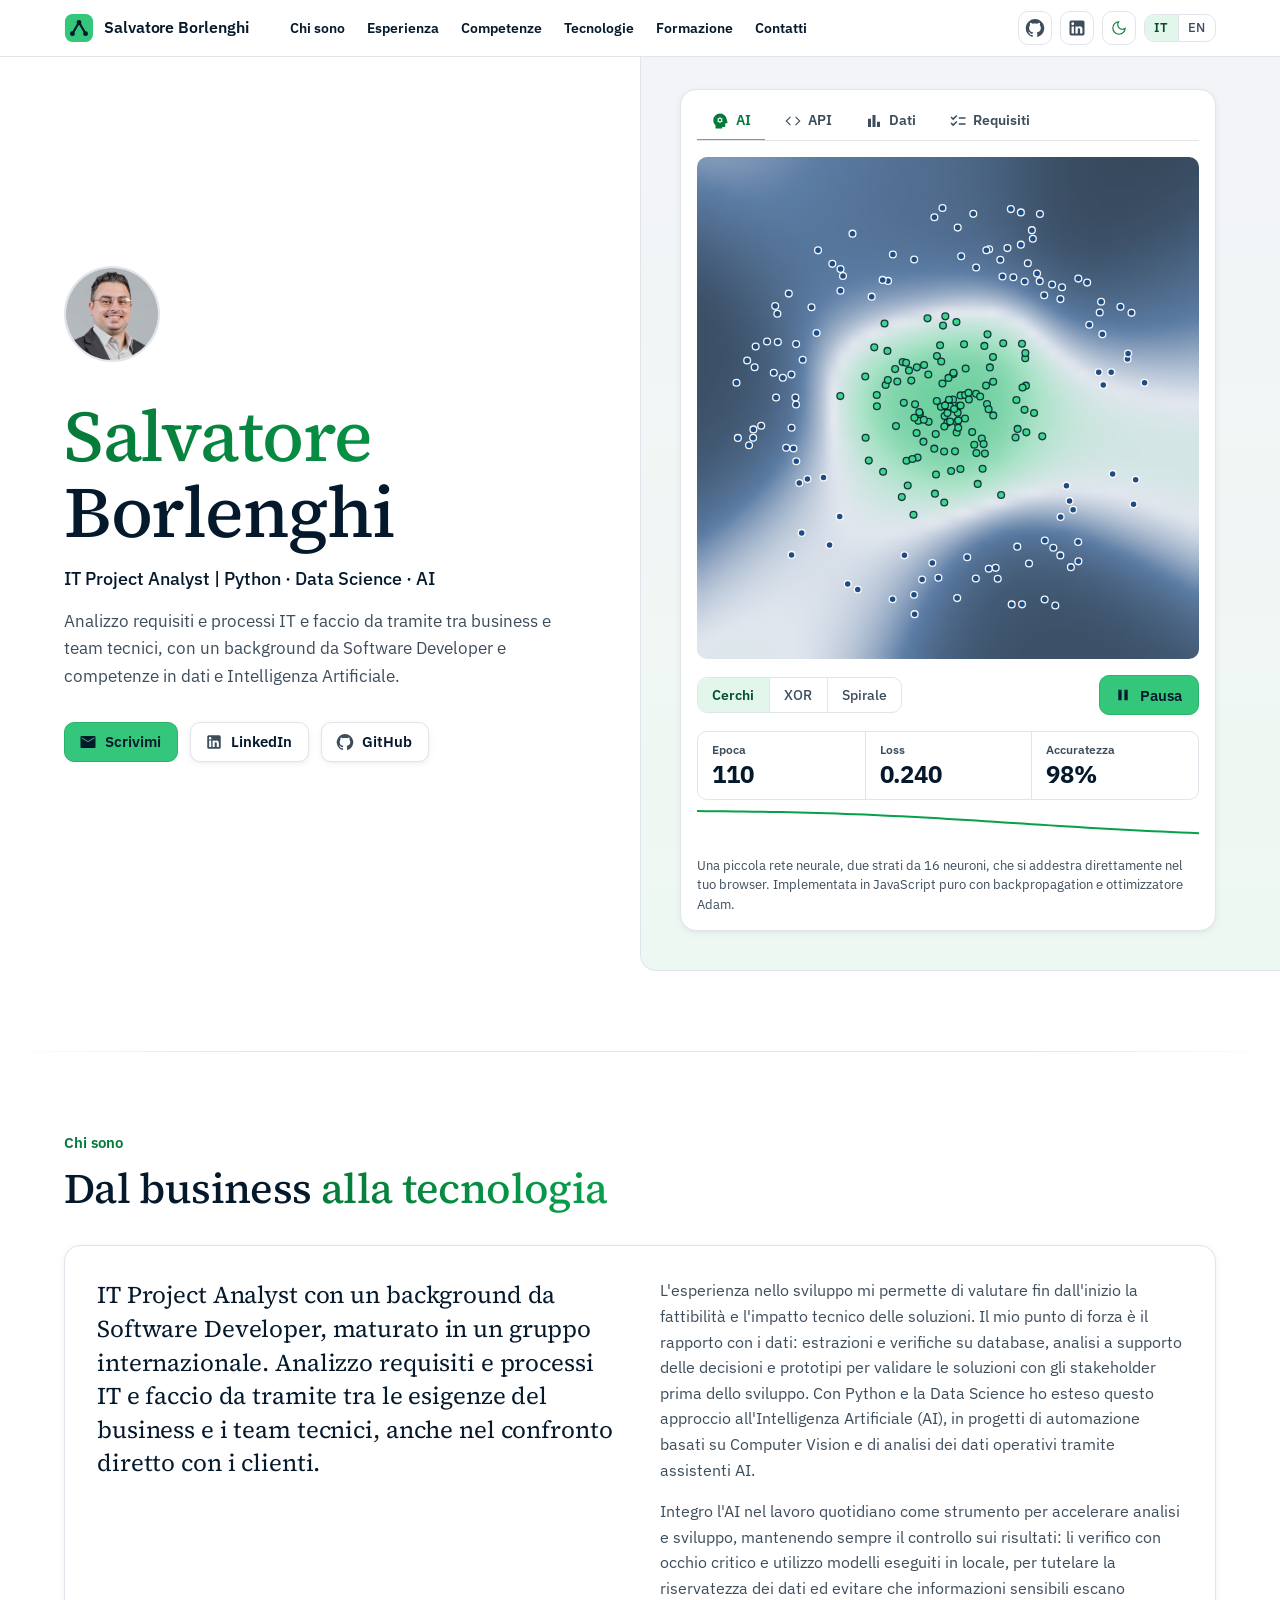
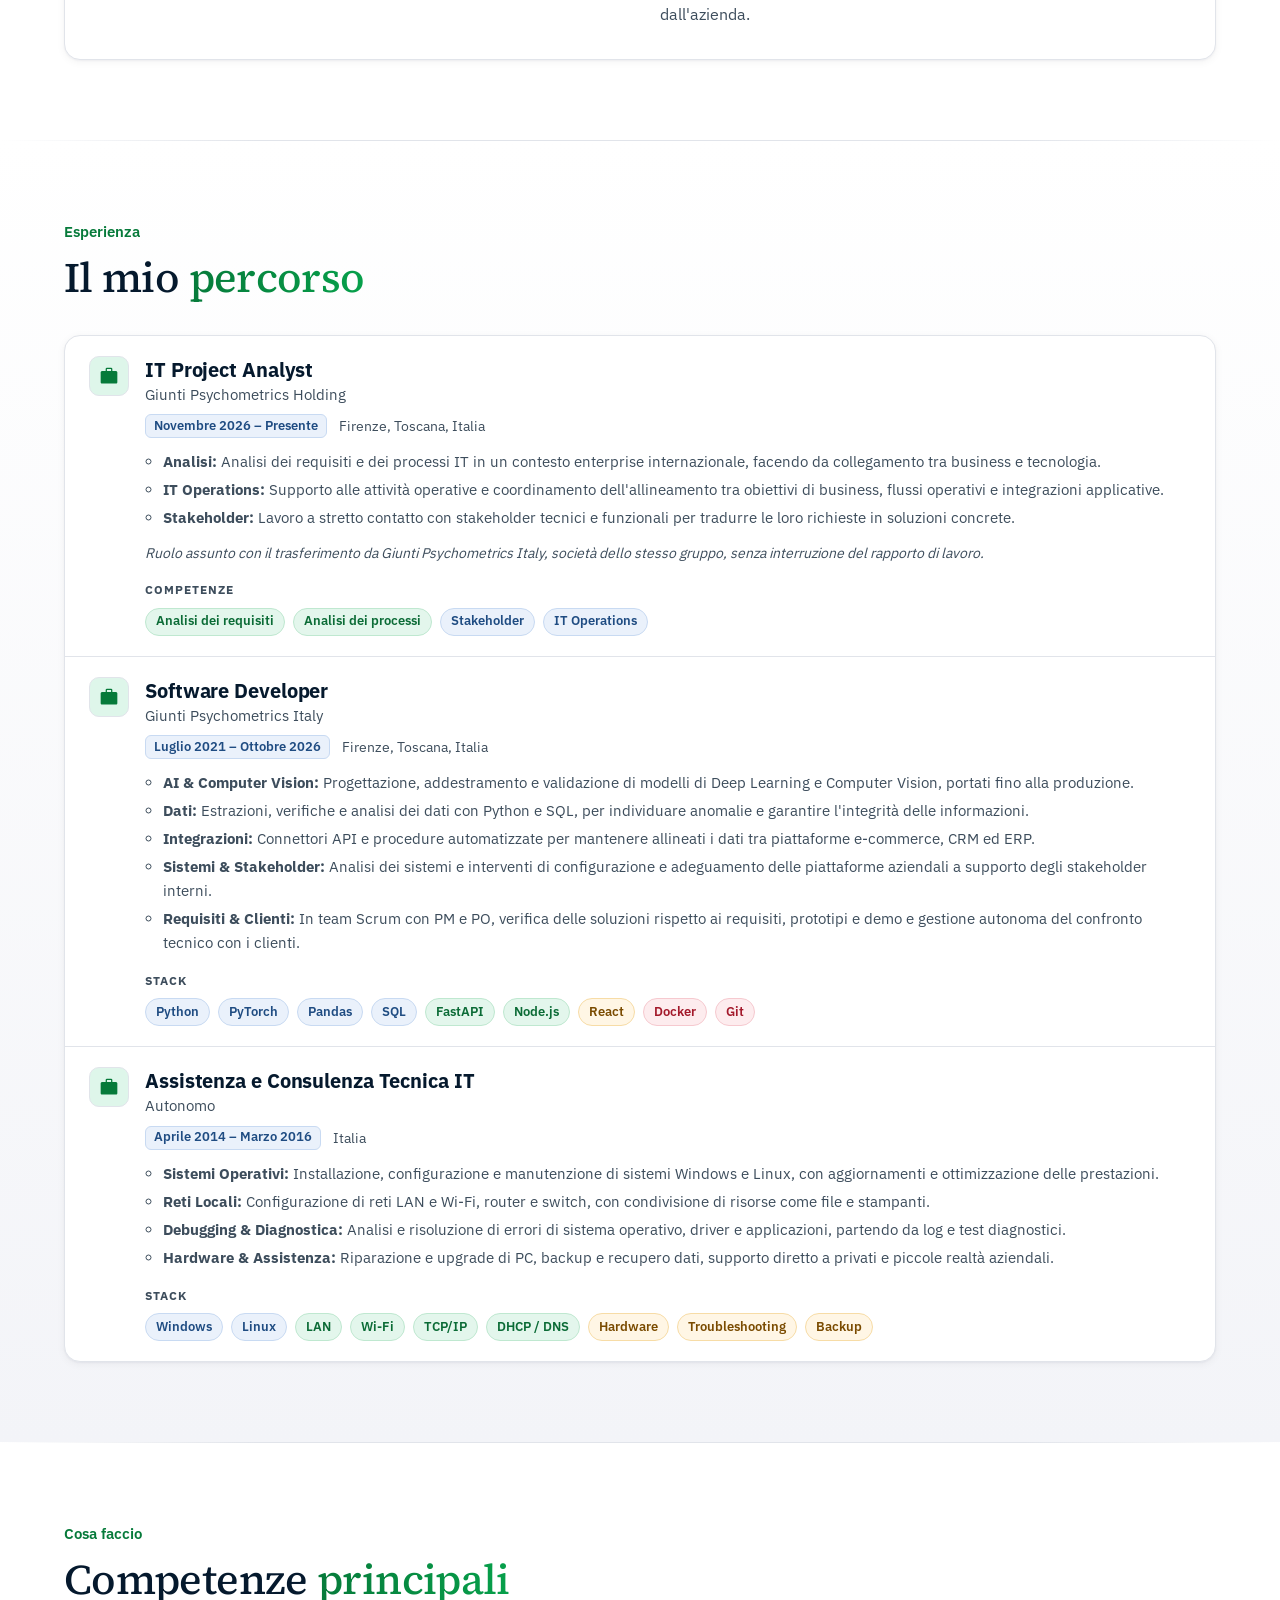
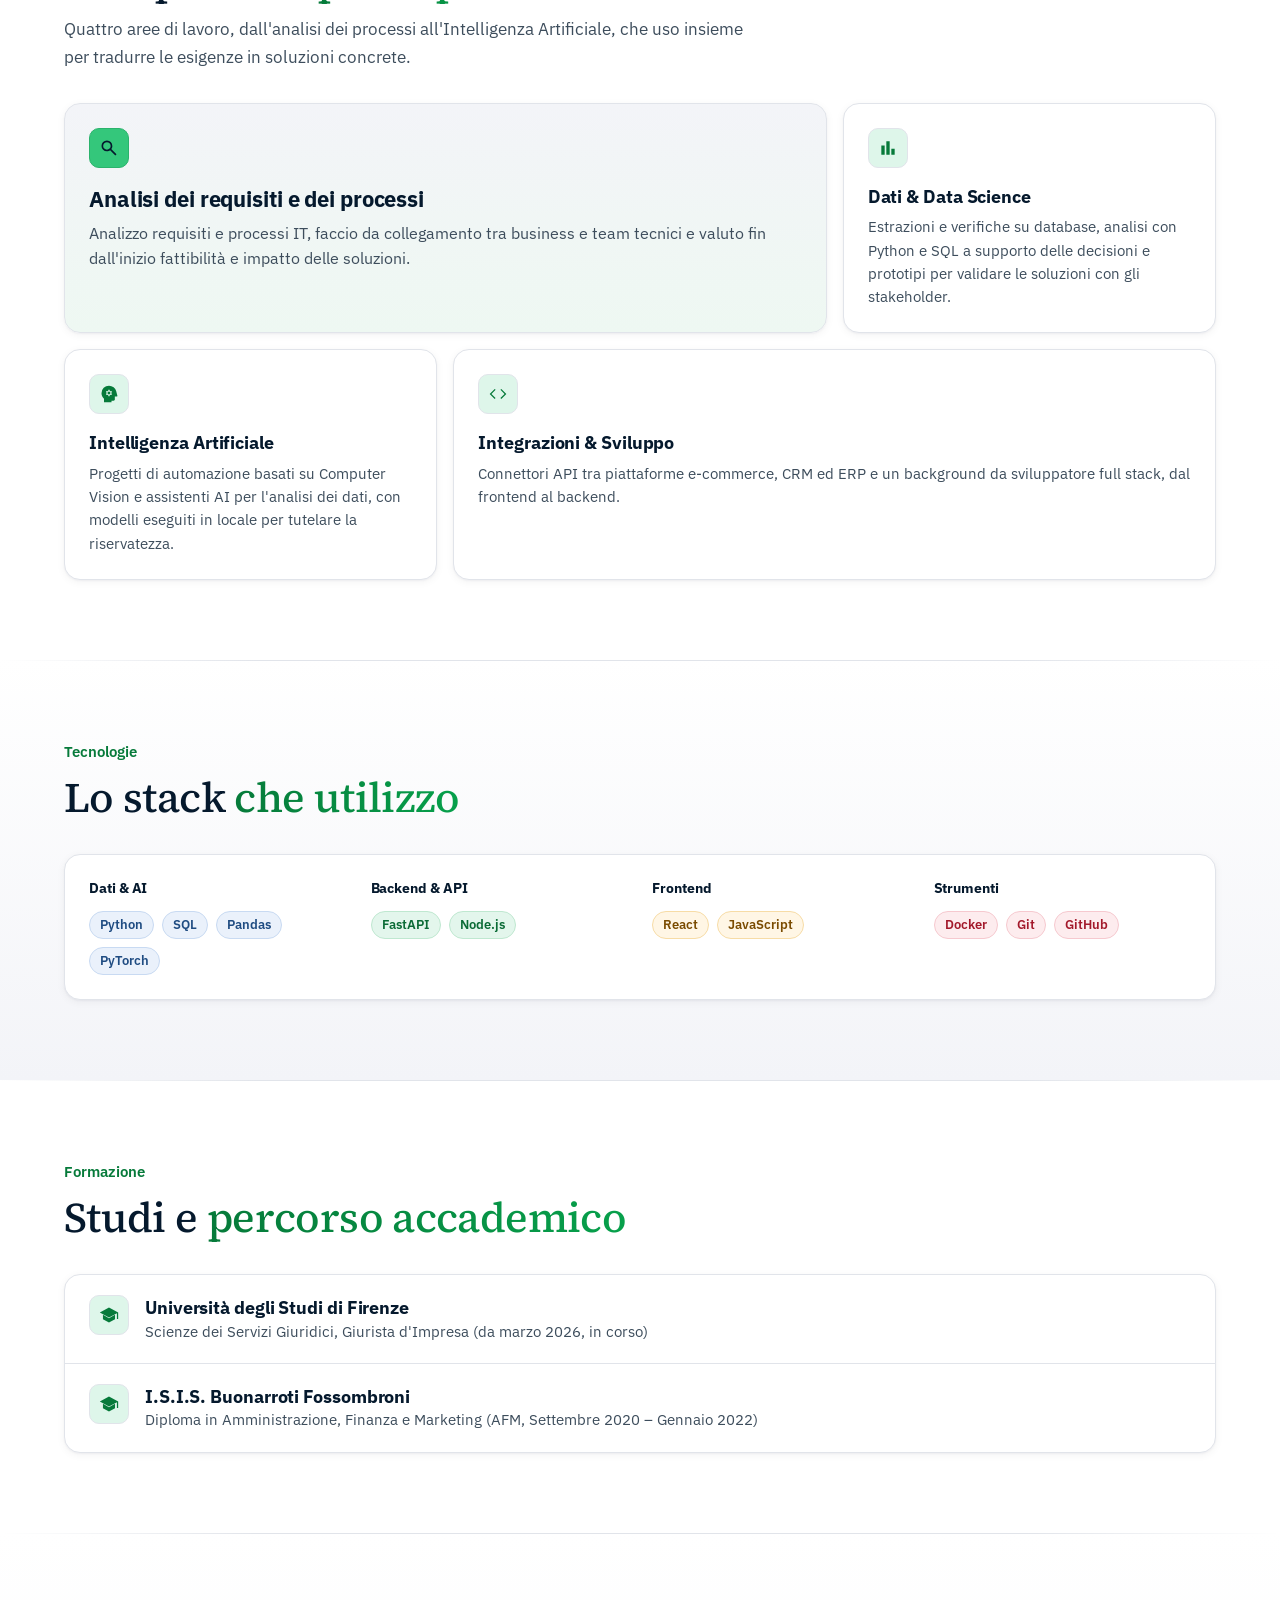
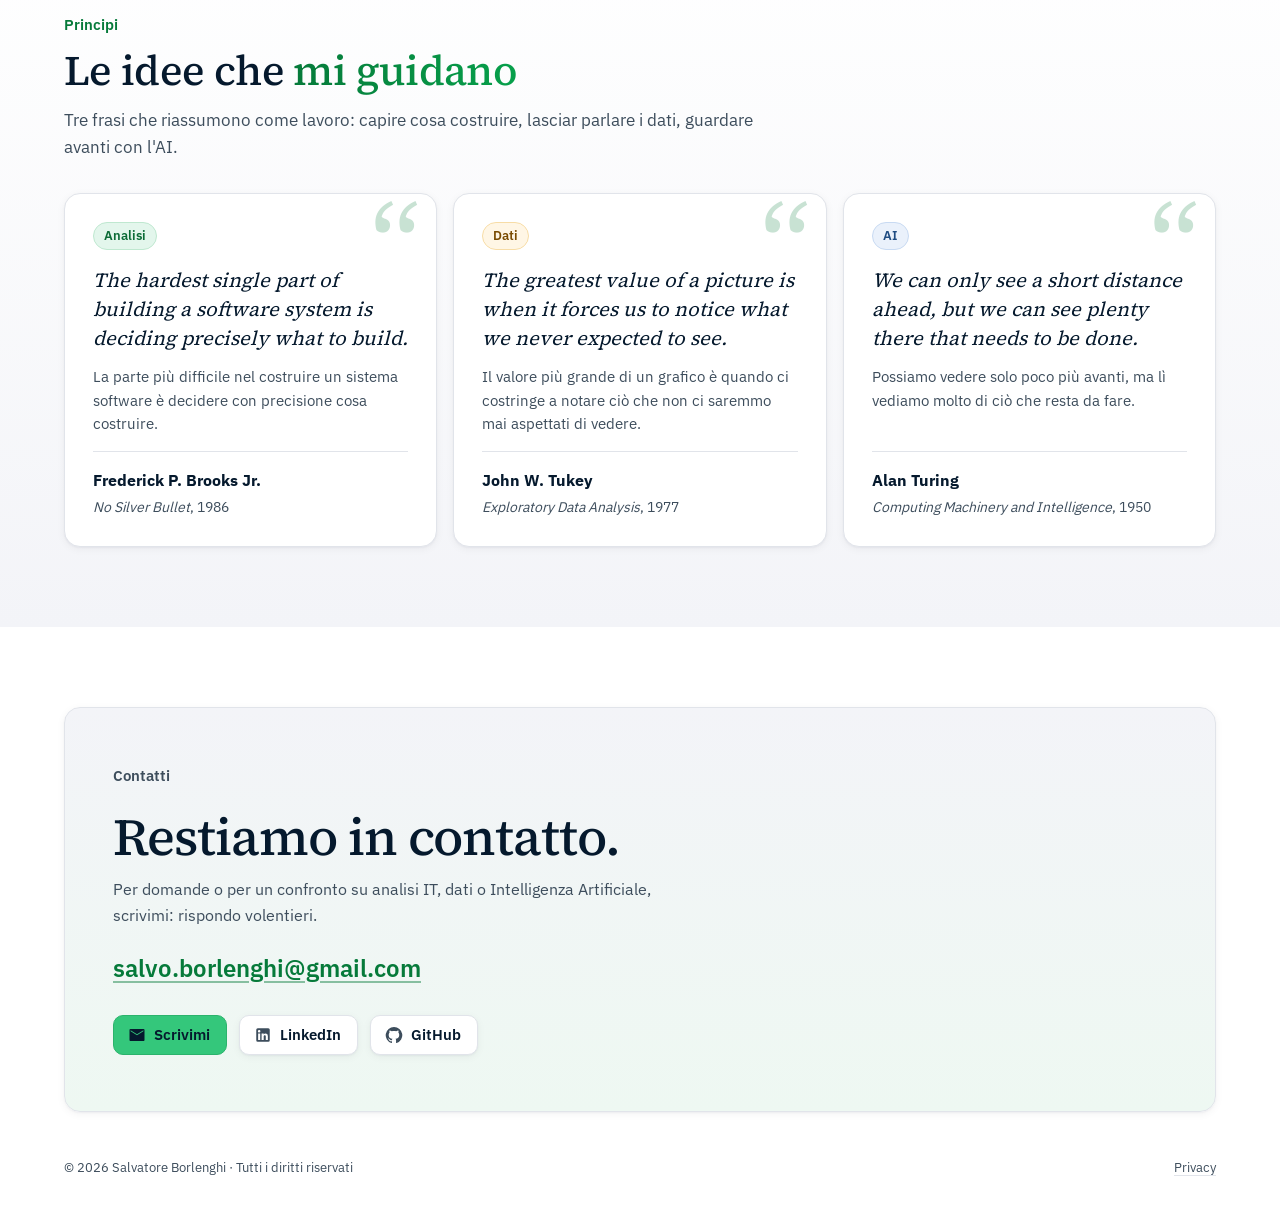
<file: it/index.html>
<!DOCTYPE html>
<html lang="it">
<head>
<meta charset="utf-8">
<meta name="viewport" content="width=device-width, initial-scale=1, viewport-fit=cover">
<title>Salvatore Borlenghi – IT Project Analyst | Python, Data Science e AI</title>
<meta name="description" content="IT Project Analyst in Toscana: analisi dei requisiti e dei processi IT, con un background da Software Developer e competenze in Python, Data Science e Intelligenza Artificiale.">
<link rel="canonical" href="https://s-borlenghi.github.io/it/">
<link rel="alternate" hreflang="it" href="https://s-borlenghi.github.io/it/">
<link rel="alternate" hreflang="en" href="https://s-borlenghi.github.io/en/">
<link rel="alternate" hreflang="x-default" href="https://s-borlenghi.github.io/">
<meta name="author" content="Salvatore Borlenghi">
<meta name="robots" content="index, follow">
<meta property="og:type" content="profile">
<meta property="og:url" content="https://s-borlenghi.github.io/it/">
<meta property="og:site_name" content="Salvatore Borlenghi">
<meta property="og:title" content="Salvatore Borlenghi – IT Project Analyst | Python, Data Science e AI">
<meta property="og:description" content="Analizzo requisiti e processi IT e faccio da tramite tra business e team tecnici, con competenze in Python, Data Science e AI.">
<meta property="og:image" content="https://s-borlenghi.github.io/assets/img/og-image.jpg">
<meta property="og:image:type" content="image/jpeg">
<meta property="og:image:width" content="1200">
<meta property="og:image:height" content="630">
<meta property="og:image:alt" content="Salvatore Borlenghi, IT Project Analyst: Python, Data Science e AI">
<meta property="og:locale" content="it_IT">
<meta property="og:locale:alternate" content="en_US">
<meta property="profile:first_name" content="Salvatore">
<meta property="profile:last_name" content="Borlenghi">
<meta name="twitter:card" content="summary_large_image">
<meta name="twitter:title" content="Salvatore Borlenghi – IT Project Analyst | Python, Data Science e AI">
<meta name="twitter:description" content="Analizzo requisiti e processi IT e faccio da tramite tra business e team tecnici, con competenze in Python, Data Science e AI.">
<meta name="twitter:image" content="https://s-borlenghi.github.io/assets/img/og-image.jpg">
<meta name="twitter:image:alt" content="Salvatore Borlenghi, IT Project Analyst: Python, Data Science e AI">
<meta name="theme-color" content="#ffffff">
<!-- Inline theme switcher initialization to prevent FOUT -->
<script>try{var t=localStorage.getItem("theme");if(t==="light"||t==="dark")document.documentElement.setAttribute("data-theme",t);}catch(e){}</script>
<!-- Structured data for Search Engines -->
<script type="application/ld+json">
{
  "@context": "https://schema.org",
  "@type": "ProfilePage",
  "url": "https://s-borlenghi.github.io/it/",
  "inLanguage": "it-IT",
  "dateModified": "2026-11-23",
  "name": "Salvatore Borlenghi – IT Project Analyst | Python, Data Science e AI",
  "mainEntity": {
    "@type": "Person",
    "name": "Salvatore Borlenghi",
    "url": "https://s-borlenghi.github.io/it/",
    "image": "https://s-borlenghi.github.io/assets/img/foto.jpg",
    "jobTitle": "IT Project Analyst",
    "description": "IT Project Analyst con un background da Software Developer, maturato in un gruppo internazionale. Analizzo requisiti e processi IT e faccio da tramite tra le esigenze del business e i team tecnici.",
    "worksFor": {
      "@type": "Organization",
      "name": "Giunti Psychometrics Holding"
    },
    "address": {
      "@type": "PostalAddress",
      "addressLocality": "Arezzo",
      "addressRegion": "Toscana",
      "addressCountry": "IT"
    },
    "knowsAbout": [
      "Analisi dei requisiti",
      "Analisi dei processi aziendali",
      "Python",
      "Data Science",
      "Intelligenza Artificiale",
      "Computer Vision",
      "SQL",
      "Integrazione API",
      "Sviluppo software"
    ],
    "knowsLanguage": [
      "it",
      "en"
    ],
    "alumniOf": {
      "@type": "CollegeOrUniversity",
      "name": "Università degli Studi di Firenze"
    },
    "sameAs": [
      "https://www.linkedin.com/in/salvatore-borlenghi",
      "https://github.com/s-borlenghi"
    ]
  }
}
</script>
<link rel="icon" href="../assets/img/favicon.svg" type="image/svg+xml">
<link rel="apple-touch-icon" href="../assets/img/apple-touch-icon.png">
<link rel="manifest" href="../site.webmanifest">
<link rel="preload" href="../assets/fonts/ibm-plex-sans-latin-wght.woff2" as="font" type="font/woff2" crossorigin>
<link rel="preload" href="../assets/fonts/source-serif-4-latin-wght.woff2" as="font" type="font/woff2" crossorigin>
<link rel="stylesheet" href="../assets/css/style.css?v=20261123">
</head>
<body>

<a class="skip" href="#main">Salta al contenuto</a>

<!-- Main Navigation Header -->
<header class="app-bar">
  <div class="wrap">
    <a class="brand" href="#top"><svg class="logo" viewBox="0 0 32 32" aria-hidden="true" focusable="false"><rect x="1" y="1" width="30" height="30" rx="8"/><path d="M9 22 L16 10 L23 22" /><circle cx="9" cy="22" r="2.6"/><circle cx="16" cy="10" r="2.6"/><circle cx="23" cy="22" r="2.6"/></svg><span class="brand-name">Salvatore Borlenghi</span></a>
    <nav class="menu" aria-label="Menu principale">
      <a class="text-btn" href="#about">Chi sono</a>
      <a class="text-btn" href="#experience">Esperienza</a>
      <a class="text-btn" href="#skills">Competenze</a>
      <a class="text-btn" href="#technologies">Tecnologie</a>
      <a class="text-btn" href="#education">Formazione</a>
      <a class="text-btn" href="#contact">Contatti</a>
    </nav>
    <a class="theme-btn bar-link" href="https://github.com/s-borlenghi" rel="me" aria-label="GitHub" title="GitHub"><svg class="ms" viewBox="0 0 24 24" aria-hidden="true" focusable="false"><path d="M12 1.27a11 11 0 00-3.48 21.46c.55.09.73-.28.73-.55v-1.84c-3.03.64-3.67-1.46-3.67-1.46-.55-1.29-1.28-1.65-1.28-1.65-.92-.65.1-.65.1-.65 1.1 0 1.73 1.1 1.73 1.1.92 1.65 2.57 1.2 3.21.92a2 2 0 01.64-1.47c-2.47-.27-5.04-1.19-5.04-5.5 0-1.1.46-2.1 1.2-2.84a3.76 3.76 0 010-2.93s.91-.28 3.11 1.1c1.8-.49 3.7-.49 5.5 0 2.1-1.38 3.02-1.1 3.02-1.1a3.76 3.76 0 010 2.93c.83.74 1.2 1.74 1.2 2.94 0 4.21-2.57 5.13-5.04 5.4.45.37.82.92.82 2.02v3.03c0 .27.1.64.73.55A11 11 0 0012 1.27"/></svg></a>
    <a class="theme-btn bar-link" href="https://www.linkedin.com/in/salvatore-borlenghi" rel="me" aria-label="LinkedIn" title="LinkedIn"><svg class="ms" viewBox="0 0 24 24" aria-hidden="true" focusable="false"><path d="M19 3a2 2 0 0 1 2 2v14a2 2 0 0 1-2 2H5a2 2 0 0 1-2-2V5a2 2 0 0 1 2-2h14m-.5 15.5v-5.3a3.26 3.26 0 0 0-3.26-3.26c-.85 0-1.84.52-2.32 1.3v-1.11h-2.79v8.37h2.79v-4.93c0-.77.62-1.4 1.39-1.4a1.4 1.4 0 0 1 1.4 1.4v4.93h2.79M6.88 8.56a1.68 1.68 0 0 0 1.68-1.68c0-.93-.75-1.69-1.68-1.69a1.69 1.69 0 0 0-1.69 1.69c0 .93.76 1.68 1.69 1.68m1.39 9.94v-8.37H5.5v8.37h2.77z"/></svg></a>
    <button type="button" class="theme-btn" id="theme-toggle" data-label-dark="Passa al tema scuro" data-label-light="Passa al tema chiaro" aria-label="Passa al tema scuro" title="Passa al tema scuro"><svg class="ms i-light" viewBox="0 -960 960 960" aria-hidden="true" focusable="false"><path d="M579-381q41-41 41-99t-41-99q-41-41-99-41t-99 41q-41 41-41 99t41 99q41 41 99 41t99-41Zm-240.5 42.5Q280-397 280-480t58.5-141.5Q397-680 480-680t141.5 58.5Q680-563 680-480t-58.5 141.5Q563-280 480-280t-141.5-58.5ZM200-450H40v-60h160v60Zm720 0H760v-60h160v60ZM450-760v-160h60v160h-60Zm0 720v-160h60v160h-60ZM262-658l-100-97 43-44 96 100-39 41Zm494 496-98-100 41-41 99 98-42 43Zm-99-537 98-99 44 42-99 98-43-41ZM162-205l99-98 42 42-98 99-43-43Zm318-275Z"/></svg><svg class="ms i-dark" viewBox="0 -960 960 960" aria-hidden="true" focusable="false"><path d="M480-120q-150 0-255-105T120-480q0-150 105-255t255-105q8 0 17 .5t23 1.5q-36 32-56 79t-20 99q0 90 63 153t153 63q52 0 99-18.5t79-51.5q1 12 1.5 19.5t.5 14.5q0 150-105 255T480-120Zm0-60q109 0 190-67.5T771-406q-25 11-53.67 16.5Q688.67-384 660-384q-114.69 0-195.34-80.66Q384-545.31 384-660q0-24 5-51.5t18-62.5q-98 27-162.5 109.5T180-480q0 125 87.5 212.5T480-180Zm-4-297Z"/></svg></button>
    <nav class="segmented small" aria-label="Selettore lingua">
      <a href="./" hreflang="it" lang="it" aria-current="page">IT</a>
      <a href="../en/" hreflang="en" lang="en">EN</a>
    </nav>
  </div>
</header>

<main class="wrap" id="main" tabindex="-1">
  <!-- Hero Section -->
  <section class="hero" id="top">
    <div class="hero-text">
      <img class="avatar" src="../assets/img/foto.jpg" alt="Foto di Salvatore Borlenghi" width="285" height="285">
      <h1><span class="grad">Salvatore</span> Borlenghi</h1>
      <p class="role">IT Project Analyst | Python · Data Science · AI</p>
      <p class="pitch">Analizzo requisiti e processi IT e faccio da tramite tra business e team tecnici, con un background da Software Developer e competenze in dati e Intelligenza Artificiale.</p>
      <div class="actions">
        <a class="btn contained" href="mailto:salvo.borlenghi@gmail.com"><svg class="ms" viewBox="0 -960 960 960" aria-hidden="true" focusable="false"><path d="M140-160q-24 0-42-18t-18-42v-520q0-24 18-42t42-18h680q24 0 42 18t18 42v520q0 24-18 42t-42 18H140Zm340-302 340-223v-55L480-522 140-740v55l340 223Z"/></svg>Scrivimi</a>
        <a class="btn outlined" href="https://www.linkedin.com/in/salvatore-borlenghi" rel="me"><svg class="ms" viewBox="0 0 24 24" aria-hidden="true" focusable="false"><path d="M19 3a2 2 0 0 1 2 2v14a2 2 0 0 1-2 2H5a2 2 0 0 1-2-2V5a2 2 0 0 1 2-2h14m-.5 15.5v-5.3a3.26 3.26 0 0 0-3.26-3.26c-.85 0-1.84.52-2.32 1.3v-1.11h-2.79v8.37h2.79v-4.93c0-.77.62-1.4 1.39-1.4a1.4 1.4 0 0 1 1.4 1.4v4.93h2.79M6.88 8.56a1.68 1.68 0 0 0 1.68-1.68c0-.93-.75-1.69-1.68-1.69a1.69 1.69 0 0 0-1.69 1.69c0 .93.76 1.68 1.69 1.68m1.39 9.94v-8.37H5.5v8.37h2.77z"/></svg>LinkedIn</a>
        <a class="btn outlined" href="https://github.com/s-borlenghi" rel="me"><svg class="ms" viewBox="0 0 24 24" aria-hidden="true" focusable="false"><path d="M12 1.27a11 11 0 00-3.48 21.46c.55.09.73-.28.73-.55v-1.84c-3.03.64-3.67-1.46-3.67-1.46-.55-1.29-1.28-1.65-1.28-1.65-.92-.65.1-.65.1-.65 1.1 0 1.73 1.1 1.73 1.1.92 1.65 2.57 1.2 3.21.92a2 2 0 01.64-1.47c-2.47-.27-5.04-1.19-5.04-5.5 0-1.1.46-2.1 1.2-2.84a3.76 3.76 0 010-2.93s.91-.28 3.11 1.1c1.8-.49 3.7-.49 5.5 0 2.1-1.38 3.02-1.1 3.02-1.1a3.76 3.76 0 010 2.93c.83.74 1.2 1.74 1.2 2.94 0 4.21-2.57 5.13-5.04 5.4.45.37.82.92.82 2.02v3.03c0 .27.1.64.73.55A11 11 0 0012 1.27"/></svg>GitHub</a>
      </div>
    </div>

    <!-- Neural Network Interactive Canvas -->
    <div class="hero-side">
      <div class="card demo-card showcase">
        <div class="tabs" role="tablist" aria-label="Vetrina delle competenze">
          <button type="button" class="tab" role="tab" id="tab-ai" aria-controls="panel-ai" aria-selected="true"><svg class="ms" viewBox="0 -960 960 960" aria-hidden="true" focusable="false"><path d="M449-374h60l3-44q12-2 22.5-8.5T553-441l42 14 28-48-30-24q5-14 5-29t-5-29l30-24-28-48-42 14q-8-8-19-14t-22-9l-3-44h-60l-3 44q-11 3-22 9t-19 14l-42-14-28 48 30 24q-5 14-5 29t5 29l-30 24 28 48 42-14q8 8 18.5 14.5T446-418l3 44Zm-19.5-104.5Q409-499 409-528t20.5-49.5Q450-598 479-598t49.5 20.5Q549-557 549-528t-20.5 49.5Q508-458 479-458t-49.5-20.5ZM240-80v-172q-57-52-88.5-121.5T120-520q0-150 105-255t255-105q125 0 221.5 73.5T827-615l55 218q4 14-5 25.5T853-360h-93v140q0 25-17.5 42.5T700-160H600v80H240Z"/></svg>AI</button>
          <button type="button" class="tab" role="tab" id="tab-api" aria-controls="panel-api" aria-selected="false" tabindex="-1"><svg class="ms" viewBox="0 -960 960 960" aria-hidden="true" focusable="false"><path d="M320-242 80-482l242-242 43 43-199 199 197 197-43 43Zm318 2-43-43 199-199-197-197 43-43 240 240-242 242Z"/></svg>API</button>
          <button type="button" class="tab" role="tab" id="tab-data" aria-controls="panel-data" aria-selected="false" tabindex="-1"><svg class="ms" viewBox="0 -960 960 960" aria-hidden="true" focusable="false"><path d="M640-160v-280h160v280H640Zm-240 0v-640h160v640H400Zm-240 0v-440h160v440H160Z"/></svg>Dati</button>
          <button type="button" class="tab" role="tab" id="tab-req" aria-controls="panel-req" aria-selected="false" tabindex="-1"><svg class="ms" viewBox="0 -960 960 960" aria-hidden="true" focusable="false"><path d="M222-200 80-342l56-56 85 84 170-170 56 57-225 227Zm0-320L80-662l56-56 85 84 170-170 56 57-225 227Zm298 240v-80h360v80H520Zm0-320v-80h360v80H520Z"/></svg>Requisiti</button>
        </div>
      <div class="panel" role="tabpanel" id="panel-ai" aria-labelledby="tab-ai"><figure class="panel-fig">
        <canvas id="nn-canvas" role="img" aria-label="Rete neurale che impara a separare due classi di punti" aria-describedby="nn-caption"></canvas>
        <div class="demo-controls">
          <div class="segmented" role="group" aria-label="Dataset">
            <button type="button" data-ds="circles" aria-pressed="true">Cerchi</button>
            <button type="button" data-ds="xor" aria-pressed="false">XOR</button>
            <button type="button" data-ds="spiral" aria-pressed="false">Spirale</button>
          </div>
          <div class="run">
            <button type="button" class="btn contained" id="nn-toggle" data-state="start"><svg class="ms i-start" viewBox="0 -960 960 960" aria-hidden="true" focusable="false"><path d="M320-203v-560l440 280-440 280Z"/></svg><svg class="ms i-pause" viewBox="0 -960 960 960" aria-hidden="true" focusable="false"><path d="M555-200v-560h175v560H555Zm-325 0v-560h175v560H230Z"/></svg><svg class="ms i-again" viewBox="0 -960 960 960" aria-hidden="true" focusable="false"><path d="M339.5-108Q274-136 225-185t-77-114.5Q120-365 120-440h60q0 125 87.5 212.5T480-140q125 0 212.5-87.5T780-440q0-125-85-212.5T485-740h-23l73 73-41 42-147-147 147-147 41 41-78 78h23q75 0 140.5 28T735-695q49 49 77 114.5T840-440q0 75-28 140.5T735-185q-49 49-114.5 77T480-80q-75 0-140.5-28Z"/></svg><span class="lbl">Avvia</span></button>
          </div>
        </div>
        <dl class="stats">
          <div><dt>Epoca</dt><dd id="st-epoch">0</dd></div>
          <div><dt>Loss</dt><dd id="st-loss">–</dd></div>
          <div><dt>Accuratezza</dt><dd id="st-acc">–</dd></div>
        </dl>
        <canvas id="nn-loss" aria-hidden="true"></canvas>
        <p id="nn-status" class="sr-only" role="status"></p>
        <figcaption id="nn-caption">Una piccola rete neurale, due strati da 16 neuroni, che si addestra direttamente nel tuo browser. Implementata in JavaScript puro con backpropagation e ottimizzatore Adam.</figcaption>
      </figure></div>
      <div class="panel" role="tabpanel" id="panel-api" aria-labelledby="tab-api" hidden>
        <p class="panel-intro">Così servirei questo modello con FastAPI. Prova una richiesta: la risposta arriva dalla rete che si sta addestrando nel tuo browser, non da un server.</p>
        <pre class="code" tabindex="0" aria-label="Esempio di codice FastAPI"><code><span class="k">from</span> fastapi <span class="k">import</span> FastAPI
<span class="k">from</span> pydantic <span class="k">import</span> BaseModel, Field
<span class="k">import</span> torch

app = FastAPI()
model = torch.jit.load(<span class="s">&quot;model.pt&quot;</span>).eval()

<span class="k">class</span> Point(BaseModel):
    x: float = Field(ge=<span class="n">-1</span>, le=<span class="n">1</span>)
    y: float = Field(ge=<span class="n">-1</span>, le=<span class="n">1</span>)

<span class="f">@app.post</span>(<span class="s">&quot;/predict&quot;</span>)
<span class="k">def</span> predict(p: Point):
    <span class="k">with</span> torch.no_grad():
        prob = model(torch.tensor([[p.x, p.y]])).item()
    <span class="k">return</span> {<span class="s">&quot;class&quot;</span>: int(prob &gt; <span class="n">0.5</span>), <span class="s">&quot;probability&quot;</span>: round(prob, <span class="n">3</span>)}</code></pre>
        <div class="req">
          <span class="method">POST</span><span class="path">/predict</span><span class="sr-only" id="api-range">Valori tra -1 e 1, con punto o virgola</span>
          <label>x <input type="text" id="api-x" value="0.2" inputmode="decimal" autocomplete="off" spellcheck="false" aria-describedby="api-range"></label>
          <label>y <input type="text" id="api-y" value="-0.4" inputmode="decimal" autocomplete="off" spellcheck="false" aria-describedby="api-range"></label>
          <button type="button" class="icon-btn" id="api-random" aria-label="Punto casuale" title="Punto casuale"><svg class="ms" viewBox="0 -960 960 960" aria-hidden="true" focusable="false"><path d="M576-160v-60h120L522-393l42-43 176 174v-121h60v223H576Zm-374 0-42-43 538-537H576v-60h224v223h-60v-120L202-160Zm193-363L160-757l43-43 235 234-43 43Z"/></svg></button>
          <button type="button" class="btn contained" id="api-send"><svg class="ms" viewBox="0 -960 960 960" aria-hidden="true" focusable="false"><path d="M120-160v-245l302-75-302-77v-243l760 320-760 320Z"/></svg>Invia</button>
        </div>
        <pre class="code resp" id="api-resp" aria-live="polite"><span class="c">// Premi Invia per chiamare POST /predict</span></pre>
      </div>
      <div class="panel" role="tabpanel" id="panel-data" aria-labelledby="tab-data" hidden>
        <p class="panel-intro">Un esempio di analisi con Pandas. Il pulsante analizza davvero le previsioni della rete che si sta addestrando nel tuo browser.</p>
        <pre class="code" tabindex="0" aria-label="Esempio di analisi con Pandas"><code><span class="k">import</span> pandas <span class="k">as</span> pd

df = pd.DataFrame(punti, columns=[<span class="s">&quot;x&quot;</span>, <span class="s">&quot;y&quot;</span>, <span class="s">&quot;classe&quot;</span>])
prob = modello.predict(df[[<span class="s">&quot;x&quot;</span>, <span class="s">&quot;y&quot;</span>]])
df[<span class="s">&quot;previsione&quot;</span>] = (prob &gt; <span class="n">0.5</span>).astype(int)

<span class="c"># Matrice di confusione e accuratezza</span>
<span class="f">print</span>(pd.crosstab(df[<span class="s">&quot;classe&quot;</span>], df[<span class="s">&quot;previsione&quot;</span>]))
<span class="f">print</span>(<span class="s">f&quot;Accuratezza: {(df.classe == df.previsione).mean():.1%}&quot;</span>)</code></pre>
        <div class="data-bar">
          <button type="button" class="btn contained" id="data-run"><svg class="ms" viewBox="0 -960 960 960" aria-hidden="true" focusable="false"><path d="M320-203v-560l440 280-440 280Z"/></svg>Esegui analisi</button>
          <span class="data-summary" id="data-summary" role="status"></span>
        </div>
        <pre class="code resp" id="data-out" aria-live="polite"><span class="c"># Premi Esegui analisi per vedere i risultati</span></pre>
      </div>
      <div class="panel" role="tabpanel" id="panel-req" aria-labelledby="tab-req" hidden>
        <p class="panel-intro">Così trasformo una richiesta in un requisito chiaro. Modifica la user story: la verifica controlla dal vivo se è pronta per lo sviluppo.</p>
        <div class="story-form">
          <label>Come <input type="text" id="us-role" value="responsabile del Customer Care" autocomplete="off" spellcheck="true"></label>
          <label>voglio <input type="text" id="us-goal" value="vedere ogni settimana i ticket aperti per categoria" autocomplete="off" spellcheck="true"></label>
          <label>così che <input type="text" id="us-benefit" value="possa assegnare le risorse dove servono" autocomplete="off" spellcheck="true"></label>
          <div class="story-prio"><span class="lbl-prio" id="us-prio-lbl">Priorità</span><div class="segmented small" role="group" aria-labelledby="us-prio-lbl"><button type="button" data-moscow="must" aria-pressed="false">Must</button><button type="button" data-moscow="should" aria-pressed="true">Should</button><button type="button" data-moscow="could" aria-pressed="false">Could</button><button type="button" data-moscow="wont" aria-pressed="false">Won’t</button></div></div>
        </div>
        <div class="story-card"><span class="tag">User story</span><div id="us-text"></div></div>
        <div class="dor-head"><span>Definition of Ready</span><span class="dor-summary" id="dor-summary" role="status"></span></div>
        <ul class="dor-list" id="dor-list">
          <li data-check="role"><span class="dor-ico" aria-hidden="true">·</span><span class="dor-name" data-base="il ruolo dell'utente è indicato">il ruolo dell'utente è indicato</span><span class="sr-only dor-state"></span></li>
          <li data-check="goal"><span class="dor-ico" aria-hidden="true">·</span><span class="dor-name" data-base="l'obiettivo è specifico (almeno 4 parole)">l'obiettivo è specifico (almeno 4 parole)</span><span class="sr-only dor-state"></span></li>
          <li data-check="benefit"><span class="dor-ico" aria-hidden="true">·</span><span class="dor-name" data-base="il beneficio per il business è esplicito">il beneficio per il business è esplicito</span><span class="sr-only dor-state"></span></li>
          <li data-check="vague"><span class="dor-ico" aria-hidden="true">·</span><span class="dor-name" data-base="nessun termine vago, come «veloce» o «semplice»">nessun termine vago, come «veloce» o «semplice»</span><span class="sr-only dor-state"></span></li>
          <li data-check="prio"><span class="dor-ico" aria-hidden="true">·</span><span class="dor-name" data-base="la priorità è assegnata (MoSCoW)">la priorità è assegnata (MoSCoW)</span><span class="sr-only dor-state"></span></li>
        </ul>
      </div>
      </div>
    </div>
  </section>

  <!-- About Section -->
  <section class="section" id="about">
    <div class="sec-head"><p class="eyebrow">Chi sono</p><h2>Dal business <span class="grad">alla tecnologia</span></h2></div>
    <div class="card about">
      <p class="lead">IT Project Analyst con un background da Software Developer, maturato in un gruppo internazionale. Analizzo requisiti e processi IT e faccio da tramite tra le esigenze del business e i team tecnici, anche nel confronto diretto con i clienti.</p>
      <div class="about-text">
        <p>L'esperienza nello sviluppo mi permette di valutare fin dall'inizio la fattibilità e l'impatto tecnico delle soluzioni. Il mio punto di forza è il rapporto con i dati: estrazioni e verifiche su database, analisi a supporto delle decisioni e prototipi per validare le soluzioni con gli stakeholder prima dello sviluppo. Con Python e la Data Science ho esteso questo approccio all'Intelligenza Artificiale (AI), in progetti di automazione basati su Computer Vision e di analisi dei dati operativi tramite assistenti AI.</p>
        <p>Integro l'AI nel lavoro quotidiano come strumento per accelerare analisi e sviluppo, mantenendo sempre il controllo sui risultati: li verifico con occhio critico e utilizzo modelli eseguiti in locale, per tutelare la riservatezza dei dati ed evitare che informazioni sensibili escano dall'azienda.</p>
      </div>
    </div>
  </section>

  <!-- Experience Section -->
  <section class="section alt" id="experience">
    <div class="sec-head"><p class="eyebrow">Esperienza</p><h2>Il mio <span class="grad">percorso</span></h2></div>
    <ol class="card list jobs">
      <li>
        <span class="icon-badge"><svg class="ms" viewBox="0 -960 960 960" aria-hidden="true" focusable="false"><path d="M140-120q-24 0-42-18t-18-42v-480q0-24 18-42t42-18h180v-100q0-24 18-42t42-18h200q24 0 42 18t18 42v100h180q24 0 42 18t18 42v480q0 24-18 42t-42 18H140Zm240-600h200v-100H380v100Z"/></svg></span>
        <div>
          <h3>IT Project Analyst</h3>
          <p class="meta">Giunti Psychometrics Holding</p>
          <p class="when"><span class="pill">Novembre 2026 – Presente</span><span class="where">Firenze, Toscana, Italia</span></p>
          <ul>
            <li><strong>Analisi:</strong> Analisi dei requisiti e dei processi IT in un contesto enterprise internazionale, facendo da collegamento tra business e tecnologia.</li>
            <li><strong>IT Operations:</strong> Supporto alle attività operative e coordinamento dell'allineamento tra obiettivi di business, flussi operativi e integrazioni applicative.</li>
            <li><strong>Stakeholder:</strong> Lavoro a stretto contatto con stakeholder tecnici e funzionali per tradurre le loro richieste in soluzioni concrete.</li>
          </ul>
          <p class="job-note">Ruolo assunto con il trasferimento da Giunti Psychometrics Italy, società dello stesso gruppo, senza interruzione del rapporto di lavoro.</p>
          <p class="job-stack-label">Competenze</p>
          <ul class="chips job-stack"><li class="chip c-green">Analisi dei requisiti</li><li class="chip c-green">Analisi dei processi</li><li class="chip c-blue">Stakeholder</li><li class="chip c-blue">IT Operations</li></ul>
        </div>
      </li>
      <li>
        <span class="icon-badge"><svg class="ms" viewBox="0 -960 960 960" aria-hidden="true" focusable="false"><path d="M140-120q-24 0-42-18t-18-42v-480q0-24 18-42t42-18h180v-100q0-24 18-42t42-18h200q24 0 42 18t18 42v100h180q24 0 42 18t18 42v480q0 24-18 42t-42 18H140Zm240-600h200v-100H380v100Z"/></svg></span>
        <div>
          <h3>Software Developer</h3>
          <p class="meta">Giunti Psychometrics Italy</p>
          <p class="when"><span class="pill">Luglio 2021 – Ottobre 2026</span><span class="where">Firenze, Toscana, Italia</span></p>
          <ul>
            <li><strong>AI &amp; Computer Vision:</strong> Progettazione, addestramento e validazione di modelli di Deep Learning e Computer Vision, portati fino alla produzione.</li>
            <li><strong>Dati:</strong> Estrazioni, verifiche e analisi dei dati con Python e SQL, per individuare anomalie e garantire l'integrità delle informazioni.</li>
            <li><strong>Integrazioni:</strong> Connettori API e procedure automatizzate per mantenere allineati i dati tra piattaforme e-commerce, CRM ed ERP.</li>
            <li><strong>Sistemi &amp; Stakeholder:</strong> Analisi dei sistemi e interventi di configurazione e adeguamento delle piattaforme aziendali a supporto degli stakeholder interni.</li>
            <li><strong>Requisiti &amp; Clienti:</strong> In team Scrum con PM e PO, verifica delle soluzioni rispetto ai requisiti, prototipi e demo e gestione autonoma del confronto tecnico con i clienti.</li>
          </ul>
          <p class="job-stack-label">Stack</p>
          <ul class="chips job-stack"><li class="chip c-blue">Python</li><li class="chip c-blue">PyTorch</li><li class="chip c-blue">Pandas</li><li class="chip c-blue">SQL</li><li class="chip c-green">FastAPI</li><li class="chip c-green">Node.js</li><li class="chip c-amber">React</li><li class="chip c-red">Docker</li><li class="chip c-red">Git</li></ul>
        </div>
      </li>
      <li>
        <span class="icon-badge"><svg class="ms" viewBox="0 -960 960 960" aria-hidden="true" focusable="false"><path d="M140-120q-24 0-42-18t-18-42v-480q0-24 18-42t42-18h180v-100q0-24 18-42t42-18h200q24 0 42 18t18 42v100h180q24 0 42 18t18 42v480q0 24-18 42t-42 18H140Zm240-600h200v-100H380v100Z"/></svg></span>
        <div>
          <h3>Assistenza e Consulenza Tecnica IT</h3>
          <p class="meta">Autonomo</p>
          <p class="when"><span class="pill">Aprile 2014 – Marzo 2016</span><span class="where">Italia</span></p>
          <ul>
            <li><strong>Sistemi Operativi:</strong> Installazione, configurazione e manutenzione di sistemi Windows e Linux, con aggiornamenti e ottimizzazione delle prestazioni.</li>
            <li><strong>Reti Locali:</strong> Configurazione di reti LAN e Wi-Fi, router e switch, con condivisione di risorse come file e stampanti.</li>
            <li><strong>Debugging & Diagnostica:</strong> Analisi e risoluzione di errori di sistema operativo, driver e applicazioni, partendo da log e test diagnostici.</li>
            <li><strong>Hardware & Assistenza:</strong> Riparazione e upgrade di PC, backup e recupero dati, supporto diretto a privati e piccole realtà aziendali.</li>
          </ul>
          <p class="job-stack-label">Stack</p>
          <ul class="chips job-stack"><li class="chip c-blue">Windows</li><li class="chip c-blue">Linux</li><li class="chip c-green">LAN</li><li class="chip c-green">Wi-Fi</li><li class="chip c-green">TCP/IP</li><li class="chip c-green">DHCP / DNS</li><li class="chip c-amber">Hardware</li><li class="chip c-amber">Troubleshooting</li><li class="chip c-amber">Backup</li></ul>
        </div>
      </li>
    </ol>
  </section>

  <!-- Skills Section -->
  <section class="section" id="skills">
    <div class="sec-head"><p class="eyebrow">Cosa faccio</p><h2>Competenze <span class="grad">principali</span></h2><p class="sec-sub">Quattro aree di lavoro, dall'analisi dei processi all'Intelligenza Artificiale, che uso insieme per tradurre le esigenze in soluzioni concrete.</p></div>
    <div class="skills">
      <article class="card skill">
        <span class="icon-badge"><svg class="ms" viewBox="0 -960 960 960" aria-hidden="true" focusable="false"><path d="M784-120 532-372q-30 24-69 38t-83 14q-109 0-184.5-75.5T120-580q0-109 75.5-184.5T380-840q109 0 184.5 75.5T640-580q0 44-14 83t-38 69l252 252-56 56ZM380-400q75 0 127.5-52.5T560-580q0-75-52.5-127.5T380-760q-75 0-127.5 52.5T200-580q0 75 52.5 127.5T380-400Z"/></svg></span>
        <h3>Analisi dei requisiti e dei processi</h3>
        <p>Analizzo requisiti e processi IT, faccio da collegamento tra business e team tecnici e valuto fin dall'inizio fattibilità e impatto delle soluzioni.</p>
      </article>
      <article class="card skill">
        <span class="icon-badge"><svg class="ms" viewBox="0 -960 960 960" aria-hidden="true" focusable="false"><path d="M640-160v-280h160v280H640Zm-240 0v-640h160v640H400Zm-240 0v-440h160v440H160Z"/></svg></span>
        <h3>Dati &amp; Data Science</h3>
        <p>Estrazioni e verifiche su database, analisi con Python e SQL a supporto delle decisioni e prototipi per validare le soluzioni con gli stakeholder.</p>
      </article>
      <article class="card skill">
        <span class="icon-badge"><svg class="ms" viewBox="0 -960 960 960" aria-hidden="true" focusable="false"><path d="M449-374h60l3-44q12-2 22.5-8.5T553-441l42 14 28-48-30-24q5-14 5-29t-5-29l30-24-28-48-42 14q-8-8-19-14t-22-9l-3-44h-60l-3 44q-11 3-22 9t-19 14l-42-14-28 48 30 24q-5 14-5 29t5 29l-30 24 28 48 42-14q8 8 18.5 14.5T446-418l3 44Zm-19.5-104.5Q409-499 409-528t20.5-49.5Q450-598 479-598t49.5 20.5Q549-557 549-528t-20.5 49.5Q508-458 479-458t-49.5-20.5ZM240-80v-172q-57-52-88.5-121.5T120-520q0-150 105-255t255-105q125 0 221.5 73.5T827-615l55 218q4 14-5 25.5T853-360h-93v140q0 25-17.5 42.5T700-160H600v80H240Z"/></svg></span>
        <h3>Intelligenza Artificiale</h3>
        <p>Progetti di automazione basati su Computer Vision e assistenti AI per l'analisi dei dati, con modelli eseguiti in locale per tutelare la riservatezza.</p>
      </article>
      <article class="card skill">
        <span class="icon-badge"><svg class="ms" viewBox="0 -960 960 960" aria-hidden="true" focusable="false"><path d="M320-242 80-482l242-242 43 43-199 199 197 197-43 43Zm318 2-43-43 199-199-197-197 43-43 240 240-242 242Z"/></svg></span>
        <h3>Integrazioni &amp; Sviluppo</h3>
        <p>Connettori API tra piattaforme e-commerce, CRM ed ERP e un background da sviluppatore full stack, dal frontend al backend.</p>
      </article>
    </div>
  </section>

  <!-- Technologies Section -->
  <section class="section alt" id="technologies">
    <div class="sec-head"><p class="eyebrow">Tecnologie</p><h2>Lo stack <span class="grad">che utilizzo</span></h2></div>
    <div class="card stack">
      <div><h3>Dati &amp; AI</h3><ul class="chips c-blue"><li class="chip">Python</li><li class="chip">SQL</li><li class="chip">Pandas</li><li class="chip">PyTorch</li></ul></div>
      <div><h3>Backend &amp; API</h3><ul class="chips c-green"><li class="chip">FastAPI</li><li class="chip">Node.js</li></ul></div>
      <div><h3>Frontend</h3><ul class="chips c-amber"><li class="chip">React</li><li class="chip">JavaScript</li></ul></div>
      <div><h3>Strumenti</h3><ul class="chips c-red"><li class="chip">Docker</li><li class="chip">Git</li><li class="chip">GitHub</li></ul></div>
    </div>
  </section>

  <!-- Education Section -->
  <section class="section" id="education">
    <div class="sec-head"><p class="eyebrow">Formazione</p><h2>Studi e <span class="grad">percorso accademico</span></h2></div>
    <ul class="card list edu">
      <li><span class="icon-badge"><svg class="ms" viewBox="0 -960 960 960" aria-hidden="true" focusable="false"><path d="M860-283v-282L479-360 40-600l439-240 441 240v317h-60ZM479-120 189-279v-210l290 159 290-159v210L479-120Z"/></svg></span><div><h3>Università degli Studi di Firenze</h3><p class="meta">Scienze dei Servizi Giuridici, Giurista d'Impresa (da marzo 2026, in corso)</p></div></li>
      <li><span class="icon-badge"><svg class="ms" viewBox="0 -960 960 960" aria-hidden="true" focusable="false"><path d="M860-283v-282L479-360 40-600l439-240 441 240v317h-60ZM479-120 189-279v-210l290 159 290-159v210L479-120Z"/></svg></span><div><h3>I.S.I.S. Buonarroti Fossombroni</h3><p class="meta">Diploma in Amministrazione, Finanza e Marketing (AFM, Settembre 2020 – Gennaio 2022)</p></div></li>
    </ul>
  </section>

  <!-- Quotes Section -->
  <section class="section alt" id="principles">
    <div class="sec-head"><p class="eyebrow">Principi</p><h2>Le idee che <span class="grad">mi guidano</span></h2><p class="sec-sub">Tre frasi che riassumono come lavoro: capire cosa costruire, lasciar parlare i dati, guardare avanti con l'AI.</p></div>
    <div class="quotes">
      <figure class="card quote">
        <span class="chips c-green"><span class="chip">Analisi</span></span>
        <blockquote lang="en"><p>The hardest single part of building a software system is deciding precisely what to build.</p></blockquote>
          <p class="quote-tr" lang="it"><span class="sr-only">Traduzione: </span>La parte più difficile nel costruire un sistema software è decidere con precisione cosa costruire.</p>
        <figcaption><span class="who">Frederick P. Brooks Jr.</span><span class="src"><cite>No Silver Bullet</cite>, 1986</span></figcaption>
      </figure>
      <figure class="card quote">
        <span class="chips c-amber"><span class="chip">Dati</span></span>
        <blockquote lang="en"><p>The greatest value of a picture is when it forces us to notice what we never expected to see.</p></blockquote>
          <p class="quote-tr" lang="it"><span class="sr-only">Traduzione: </span>Il valore più grande di un grafico è quando ci costringe a notare ciò che non ci saremmo mai aspettati di vedere.</p>
        <figcaption><span class="who">John W. Tukey</span><span class="src"><cite>Exploratory Data Analysis</cite>, 1977</span></figcaption>
      </figure>
      <figure class="card quote">
        <span class="chips c-blue"><span class="chip">AI</span></span>
        <blockquote lang="en"><p>We can only see a short distance ahead, but we can see plenty there that needs to be done.</p></blockquote>
          <p class="quote-tr" lang="it"><span class="sr-only">Traduzione: </span>Possiamo vedere solo poco più avanti, ma lì vediamo molto di ciò che resta da fare.</p>
        <figcaption><span class="who">Alan Turing</span><span class="src"><cite>Computing Machinery and Intelligence</cite>, 1950</span></figcaption>
      </figure>
    </div>
  </section>

  <!-- Contact Section -->
  <section class="section" id="contact">
    <div class="card contact">
      <p class="eyebrow">Contatti</p>
      <h2>Restiamo in contatto.</h2>
      <p>Per domande o per un confronto su analisi IT, dati o Intelligenza Artificiale, scrivimi: rispondo volentieri.</p>
      <a class="mail" href="mailto:salvo.borlenghi@gmail.com">salvo.borlenghi@gmail.com</a>
      <div class="actions">
        <a class="btn contained" href="mailto:salvo.borlenghi@gmail.com"><svg class="ms" viewBox="0 -960 960 960" aria-hidden="true" focusable="false"><path d="M140-160q-24 0-42-18t-18-42v-520q0-24 18-42t42-18h680q24 0 42 18t18 42v520q0 24-18 42t-42 18H140Zm340-302 340-223v-55L480-522 140-740v55l340 223Z"/></svg>Scrivimi</a>
        <a class="btn outlined" href="https://www.linkedin.com/in/salvatore-borlenghi" rel="me"><svg class="ms" viewBox="0 0 24 24" aria-hidden="true" focusable="false"><path d="M19 3a2 2 0 0 1 2 2v14a2 2 0 0 1-2 2H5a2 2 0 0 1-2-2V5a2 2 0 0 1 2-2h14m-.5 15.5v-5.3a3.26 3.26 0 0 0-3.26-3.26c-.85 0-1.84.52-2.32 1.3v-1.11h-2.79v8.37h2.79v-4.93c0-.77.62-1.4 1.39-1.4a1.4 1.4 0 0 1 1.4 1.4v4.93h2.79M6.88 8.56a1.68 1.68 0 0 0 1.68-1.68c0-.93-.75-1.69-1.68-1.69a1.69 1.69 0 0 0-1.69 1.69c0 .93.76 1.68 1.69 1.68m1.39 9.94v-8.37H5.5v8.37h2.77z"/></svg>LinkedIn</a>
        <a class="btn outlined" href="https://github.com/s-borlenghi" rel="me"><svg class="ms" viewBox="0 0 24 24" aria-hidden="true" focusable="false"><path d="M12 1.27a11 11 0 00-3.48 21.46c.55.09.73-.28.73-.55v-1.84c-3.03.64-3.67-1.46-3.67-1.46-.55-1.29-1.28-1.65-1.28-1.65-.92-.65.1-.65.1-.65 1.1 0 1.73 1.1 1.73 1.1.92 1.65 2.57 1.2 3.21.92a2 2 0 01.64-1.47c-2.47-.27-5.04-1.19-5.04-5.5 0-1.1.46-2.1 1.2-2.84a3.76 3.76 0 010-2.93s.91-.28 3.11 1.1c1.8-.49 3.7-.49 5.5 0 2.1-1.38 3.02-1.1 3.02-1.1a3.76 3.76 0 010 2.93c.83.74 1.2 1.74 1.2 2.94 0 4.21-2.57 5.13-5.04 5.4.45.37.82.92.82 2.02v3.03c0 .27.1.64.73.55A11 11 0 0012 1.27"/></svg>GitHub</a>
      </div>
    </div>
  </section>
</main>

<!-- Footer -->
<footer class="wrap footer">
  <p class="foot"><span>© 2026 Salvatore Borlenghi · Tutti i diritti riservati</span><a href="privacy/">Privacy</a></p>
  <a class="fab" id="to-top" href="#top" aria-label="Torna in alto" title="Torna in alto"><svg class="ms" viewBox="0 -960 960 960" aria-hidden="true" focusable="false"><path d="M450-160v-526L202-438l-42-42 320-320 320 320-42 42-248-248v526h-60Z"/></svg></a>
</footer>

<script src="../assets/js/theme.js?v=20261123"></script>
<script src="../assets/js/i18n.js?v=20261123"></script>
<script src="../assets/js/nn-demo.js?v=20261123"></script>
<script src="../assets/js/showcase.js?v=20261123"></script>
</body>
</html>
</file>
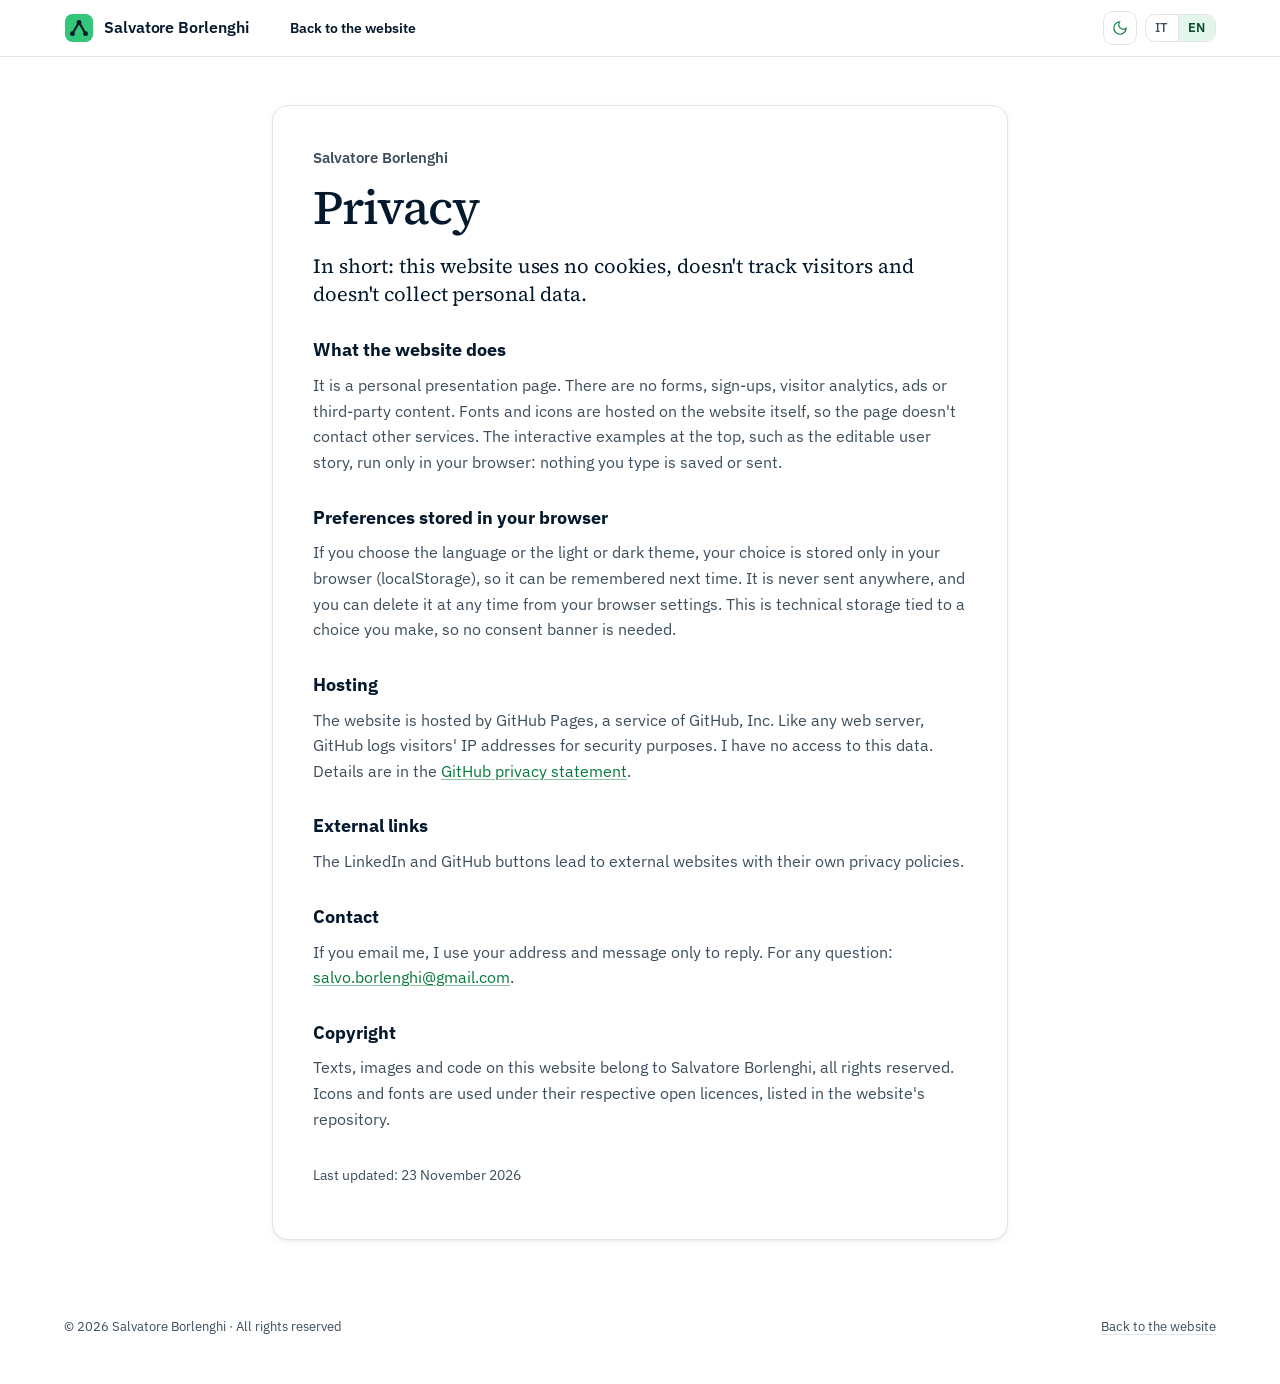
<file: en/privacy/index.html>
<!DOCTYPE html>
<html lang="en">
<head>
<meta charset="utf-8">
<meta name="viewport" content="width=device-width, initial-scale=1, viewport-fit=cover">
<title>Privacy | Salvatore Borlenghi</title>
<meta name="robots" content="noindex, follow">
<link rel="canonical" href="https://s-borlenghi.github.io/en/privacy/">
<link rel="alternate" hreflang="it" href="https://s-borlenghi.github.io/it/privacy/">
<link rel="alternate" hreflang="en" href="https://s-borlenghi.github.io/en/privacy/">
<meta name="theme-color" content="#ffffff">
<script>try{var t=localStorage.getItem("theme");if(t==="light"||t==="dark")document.documentElement.setAttribute("data-theme",t);}catch(e){}</script>
<link rel="icon" href="../../assets/img/favicon.svg" type="image/svg+xml">
<link rel="apple-touch-icon" href="../../assets/img/apple-touch-icon.png">
<link rel="preload" href="../../assets/fonts/ibm-plex-sans-latin-wght.woff2" as="font" type="font/woff2" crossorigin>
<link rel="stylesheet" href="../../assets/css/style.css">
</head>
<body>

<a class="skip" href="#main">Skip to content</a>

<header class="app-bar">
  <div class="wrap">
    <a class="brand" href="../"><svg class="logo" viewBox="0 0 32 32" aria-hidden="true" focusable="false"><rect x="1" y="1" width="30" height="30" rx="8"/><path d="M9 22 L16 10 L23 22" /><circle cx="9" cy="22" r="2.6"/><circle cx="16" cy="10" r="2.6"/><circle cx="23" cy="22" r="2.6"/></svg><span class="brand-name">Salvatore Borlenghi</span></a>
    <nav class="menu" aria-label="Back to the website"><a class="text-btn" href="../">Back to the website</a></nav>
    <button type="button" class="theme-btn" id="theme-toggle" data-label-dark="Switch to dark theme" data-label-light="Switch to light theme" aria-label="Switch to dark theme" title="Switch to dark theme"><svg class="ms i-light" viewBox="0 -960 960 960" aria-hidden="true" focusable="false"><path d="M579-381q41-41 41-99t-41-99q-41-41-99-41t-99 41q-41 41-41 99t41 99q41 41 99 41t99-41Zm-240.5 42.5Q280-397 280-480t58.5-141.5Q397-680 480-680t141.5 58.5Q680-563 680-480t-58.5 141.5Q563-280 480-280t-141.5-58.5ZM200-450H40v-60h160v60Zm720 0H760v-60h160v60ZM450-760v-160h60v160h-60Zm0 720v-160h60v160h-60ZM262-658l-100-97 43-44 96 100-39 41Zm494 496-98-100 41-41 99 98-42 43Zm-99-537 98-99 44 42-99 98-43-41ZM162-205l99-98 42 42-98 99-43-43Zm318-275Z"/></svg><svg class="ms i-dark" viewBox="0 -960 960 960" aria-hidden="true" focusable="false"><path d="M480-120q-150 0-255-105T120-480q0-150 105-255t255-105q8 0 17 .5t23 1.5q-36 32-56 79t-20 99q0 90 63 153t153 63q52 0 99-18.5t79-51.5q1 12 1.5 19.5t.5 14.5q0 150-105 255T480-120Zm0-60q109 0 190-67.5T771-406q-25 11-53.67 16.5Q688.67-384 660-384q-114.69 0-195.34-80.66Q384-545.31 384-660q0-24 5-51.5t18-62.5q-98 27-162.5 109.5T180-480q0 125 87.5 212.5T480-180Zm-4-297Z"/></svg></button>
    <nav class="segmented small" aria-label="Language selector">
      <a href="../../it/privacy/" hreflang="it" lang="it">IT</a>
      <a href="./" hreflang="en" lang="en" aria-current="page">EN</a>
    </nav>
  </div>
</header>

<main class="wrap legal" id="main" tabindex="-1">
  <article class="card legal-card">
    <p class="eyebrow">Salvatore Borlenghi</p>
    <h1>Privacy</h1>
      <p class="lead">In short: this website uses no cookies, doesn't track visitors and doesn't collect personal data.</p>
      <h2>What the website does</h2>
      <p>It is a personal presentation page. There are no forms, sign-ups, visitor analytics, ads or third-party content. Fonts and icons are hosted on the website itself, so the page doesn't contact other services. The interactive examples at the top, such as the editable user story, run only in your browser: nothing you type is saved or sent.</p>
      <h2>Preferences stored in your browser</h2>
      <p>If you choose the language or the light or dark theme, your choice is stored only in your browser (localStorage), so it can be remembered next time. It is never sent anywhere, and you can delete it at any time from your browser settings. This is technical storage tied to a choice you make, so no consent banner is needed.</p>
      <h2>Hosting</h2>
      <p>The website is hosted by GitHub Pages, a service of GitHub, Inc. Like any web server, GitHub logs visitors' IP addresses for security purposes. I have no access to this data. Details are in the <a href="https://docs.github.com/site-policy/privacy-policies/github-general-privacy-statement" rel="noopener">GitHub privacy statement</a>.</p>
      <h2>External links</h2>
      <p>The LinkedIn and GitHub buttons lead to external websites with their own privacy policies.</p>
      <h2>Contact</h2>
      <p>If you email me, I use your address and message only to reply. For any question: <a href="mailto:salvo.borlenghi@gmail.com">salvo.borlenghi@gmail.com</a>.</p>
      <h2>Copyright</h2>
      <p>Texts, images and code on this website belong to Salvatore Borlenghi, all rights reserved. Icons and fonts are used under their respective open licences, listed in the website's repository.</p>
    <p class="updated">Last updated: 23 November 2026</p>
  </article>
</main>

<footer class="wrap footer">
  <p class="foot"><span>© 2026 Salvatore Borlenghi · All rights reserved</span><a href="../">Back to the website</a></p>
</footer>

<script src="../../assets/js/theme.js"></script>
<script src="../../assets/js/i18n.js"></script>
</body>
</html>
</file>
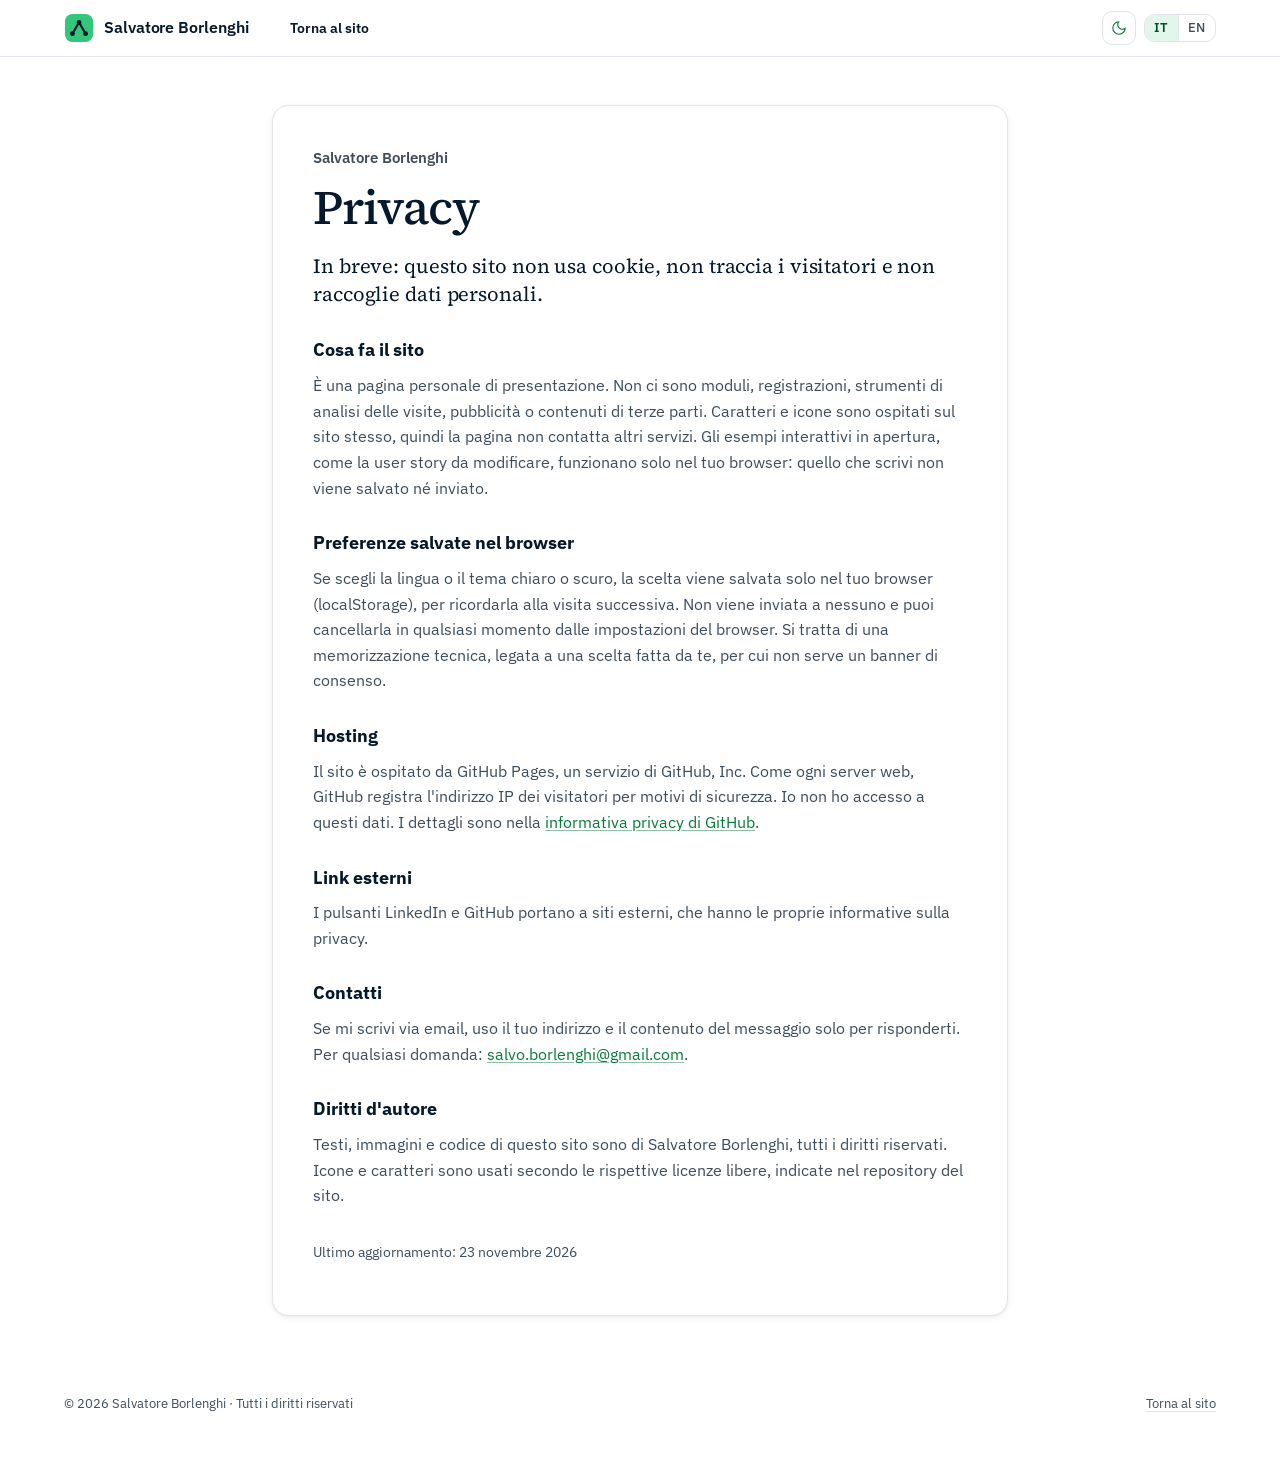
<file: it/privacy/index.html>
<!DOCTYPE html>
<html lang="it">
<head>
<meta charset="utf-8">
<meta name="viewport" content="width=device-width, initial-scale=1, viewport-fit=cover">
<title>Privacy | Salvatore Borlenghi</title>
<meta name="robots" content="noindex, follow">
<link rel="canonical" href="https://s-borlenghi.github.io/it/privacy/">
<link rel="alternate" hreflang="it" href="https://s-borlenghi.github.io/it/privacy/">
<link rel="alternate" hreflang="en" href="https://s-borlenghi.github.io/en/privacy/">
<meta name="theme-color" content="#ffffff">
<script>try{var t=localStorage.getItem("theme");if(t==="light"||t==="dark")document.documentElement.setAttribute("data-theme",t);}catch(e){}</script>
<link rel="icon" href="../../assets/img/favicon.svg" type="image/svg+xml">
<link rel="apple-touch-icon" href="../../assets/img/apple-touch-icon.png">
<link rel="preload" href="../../assets/fonts/ibm-plex-sans-latin-wght.woff2" as="font" type="font/woff2" crossorigin>
<link rel="stylesheet" href="../../assets/css/style.css">
</head>
<body>

<a class="skip" href="#main">Salta al contenuto</a>

<header class="app-bar">
  <div class="wrap">
    <a class="brand" href="../"><svg class="logo" viewBox="0 0 32 32" aria-hidden="true" focusable="false"><rect x="1" y="1" width="30" height="30" rx="8"/><path d="M9 22 L16 10 L23 22" /><circle cx="9" cy="22" r="2.6"/><circle cx="16" cy="10" r="2.6"/><circle cx="23" cy="22" r="2.6"/></svg><span class="brand-name">Salvatore Borlenghi</span></a>
    <nav class="menu" aria-label="Torna al sito"><a class="text-btn" href="../">Torna al sito</a></nav>
    <button type="button" class="theme-btn" id="theme-toggle" data-label-dark="Passa al tema scuro" data-label-light="Passa al tema chiaro" aria-label="Passa al tema scuro" title="Passa al tema scuro"><svg class="ms i-light" viewBox="0 -960 960 960" aria-hidden="true" focusable="false"><path d="M579-381q41-41 41-99t-41-99q-41-41-99-41t-99 41q-41 41-41 99t41 99q41 41 99 41t99-41Zm-240.5 42.5Q280-397 280-480t58.5-141.5Q397-680 480-680t141.5 58.5Q680-563 680-480t-58.5 141.5Q563-280 480-280t-141.5-58.5ZM200-450H40v-60h160v60Zm720 0H760v-60h160v60ZM450-760v-160h60v160h-60Zm0 720v-160h60v160h-60ZM262-658l-100-97 43-44 96 100-39 41Zm494 496-98-100 41-41 99 98-42 43Zm-99-537 98-99 44 42-99 98-43-41ZM162-205l99-98 42 42-98 99-43-43Zm318-275Z"/></svg><svg class="ms i-dark" viewBox="0 -960 960 960" aria-hidden="true" focusable="false"><path d="M480-120q-150 0-255-105T120-480q0-150 105-255t255-105q8 0 17 .5t23 1.5q-36 32-56 79t-20 99q0 90 63 153t153 63q52 0 99-18.5t79-51.5q1 12 1.5 19.5t.5 14.5q0 150-105 255T480-120Zm0-60q109 0 190-67.5T771-406q-25 11-53.67 16.5Q688.67-384 660-384q-114.69 0-195.34-80.66Q384-545.31 384-660q0-24 5-51.5t18-62.5q-98 27-162.5 109.5T180-480q0 125 87.5 212.5T480-180Zm-4-297Z"/></svg></button>
    <nav class="segmented small" aria-label="Selettore lingua">
      <a href="./" hreflang="it" lang="it" aria-current="page">IT</a>
      <a href="../../en/privacy/" hreflang="en" lang="en">EN</a>
    </nav>
  </div>
</header>

<main class="wrap legal" id="main" tabindex="-1">
  <article class="card legal-card">
    <p class="eyebrow">Salvatore Borlenghi</p>
    <h1>Privacy</h1>
      <p class="lead">In breve: questo sito non usa cookie, non traccia i visitatori e non raccoglie dati personali.</p>
      <h2>Cosa fa il sito</h2>
      <p>È una pagina personale di presentazione. Non ci sono moduli, registrazioni, strumenti di analisi delle visite, pubblicità o contenuti di terze parti. Caratteri e icone sono ospitati sul sito stesso, quindi la pagina non contatta altri servizi. Gli esempi interattivi in apertura, come la user story da modificare, funzionano solo nel tuo browser: quello che scrivi non viene salvato né inviato.</p>
      <h2>Preferenze salvate nel browser</h2>
      <p>Se scegli la lingua o il tema chiaro o scuro, la scelta viene salvata solo nel tuo browser (localStorage), per ricordarla alla visita successiva. Non viene inviata a nessuno e puoi cancellarla in qualsiasi momento dalle impostazioni del browser. Si tratta di una memorizzazione tecnica, legata a una scelta fatta da te, per cui non serve un banner di consenso.</p>
      <h2>Hosting</h2>
      <p>Il sito è ospitato da GitHub Pages, un servizio di GitHub, Inc. Come ogni server web, GitHub registra l'indirizzo IP dei visitatori per motivi di sicurezza. Io non ho accesso a questi dati. I dettagli sono nella <a href="https://docs.github.com/site-policy/privacy-policies/github-general-privacy-statement" rel="noopener">informativa privacy di GitHub</a>.</p>
      <h2>Link esterni</h2>
      <p>I pulsanti LinkedIn e GitHub portano a siti esterni, che hanno le proprie informative sulla privacy.</p>
      <h2>Contatti</h2>
      <p>Se mi scrivi via email, uso il tuo indirizzo e il contenuto del messaggio solo per risponderti. Per qualsiasi domanda: <a href="mailto:salvo.borlenghi@gmail.com">salvo.borlenghi@gmail.com</a>.</p>
      <h2>Diritti d'autore</h2>
      <p>Testi, immagini e codice di questo sito sono di Salvatore Borlenghi, tutti i diritti riservati. Icone e caratteri sono usati secondo le rispettive licenze libere, indicate nel repository del sito.</p>
    <p class="updated">Ultimo aggiornamento: 23 novembre 2026</p>
  </article>
</main>

<footer class="wrap footer">
  <p class="foot"><span>© 2026 Salvatore Borlenghi · Tutti i diritti riservati</span><a href="../">Torna al sito</a></p>
</footer>

<script src="../../assets/js/theme.js"></script>
<script src="../../assets/js/i18n.js"></script>
</body>
</html>
</file>
<file: assets/css/style.css>
/* Salvatore Borlenghi, pagina personale.
   Impaginazione ispirata a mui.com (fondo bianco, sezioni alternate), geometria e titoli
   serif ispirati all'app Claude. Palette propria: blu notte e verde morbido.
   Tema scuro predefinito, chiaro con il pulsante in alto. */

/* Tema chiaro predefinito: bianco, testi blu notte, verde morbido */
:root {
  --primary: #34c77b; --primary-hover: #2bb36c; --primary-border: #2bb36c; --on-primary: #05192d;
  --primary-text: #067a3a; --primary-a08: rgba(52,199,123,.08); --primary-a16: rgba(52,199,123,.16); --primary-a50: rgba(6,122,58,.45);
  --warm-text: #067a3a; --warm-a16: rgba(52,199,123,.14);
  --bg: #ffffff; --paper: #ffffff; --border: #e1e4ea;
  --side: linear-gradient(180deg, #f3f4f8 0%, #eef8f2 100%);
  --section-alt: linear-gradient(180deg, #ffffff 0%, #f3f4f8 100%);
  --text: #05192d; --text-2: #3d4d5c; --action-hover: #f3f4f8;
  --header-bg: rgba(255,255,255,.88);
  --card-shadow: 0 1px 2px rgba(5,25,45,.04), 0 2px 8px rgba(5,25,45,.05);
  --grad: linear-gradient(90deg, #067a3a 0%, #07a04b 100%);
  --sel-bg: #e3f6ec; --sel-text: #05502a;
  /* chip colorate */
  --blue-bg: #eaf1fb; --blue-bd: #c8daf2; --blue-tx: #1f4c82;
  --green-bg: #e3f6ec; --green-bd: #bfe8d0; --green-tx: #0b6b36;
  --amber-bg: #fff6e5; --amber-bd: #f7dca6; --amber-tx: #7a4b00;
  --red-bg: #fdecee; --red-bd: #f6c9cf; --red-tx: #a3192b;
  /* usati dalla demo */
  --paper-2: #f3f4f8; --teal: #07a04b;

  --radius: 16px; --radius-sm: 10px;
  --font: "IBM Plex Sans", "Helvetica Neue", Arial, sans-serif;
  --font-display: "Source Serif 4", Georgia, "Times New Roman", serif;
  --ease: cubic-bezier(.4, 0, .2, 1);
  box-sizing: border-box;
  padding-top: env(safe-area-inset-top, 0px);
  padding-bottom: env(safe-area-inset-bottom, 0px);
  color-scheme: light;
}
/* Tema scuro: blu notte a livelli ben separati, verde morbido */
:root[data-theme="dark"] {
  --primary: #3dd68c; --primary-hover: #5fe0a2; --primary-border: #3dd68c; --on-primary: #05192d;
  --primary-text: #4fdc97; --primary-a08: rgba(61,214,140,.08); --primary-a16: rgba(61,214,140,.16); --primary-a50: rgba(61,214,140,.5);
  --warm-text: #4fdc97; --warm-a16: rgba(61,214,140,.14);
  --bg: #05192d; --paper: #0d2b47; --border: #1e4266;
  --side: radial-gradient(ellipse 70% 60% at 85% 0%, rgba(61,214,140,.10), transparent 70%), #08213a;
  --section-alt: linear-gradient(180deg, #05192d 0%, #082139 100%);
  --text: #ffffff; --text-2: #b6c2cf; --action-hover: rgba(255,255,255,.06);
  --header-bg: rgba(5,25,45,.9);
  --card-shadow: 0 1px 2px rgba(0,0,0,.35), 0 6px 16px rgba(0,0,0,.25);
  --grad: linear-gradient(90deg, #4fdc97 0%, #8ae9b9 100%);
  --sel-bg: rgba(61,214,140,.16); --sel-text: #a6f0c9;
  --blue-bg: rgba(79,140,220,.16); --blue-bd: rgba(79,140,220,.4); --blue-tx: #a9c9f2;
  --green-bg: rgba(61,214,140,.14); --green-bd: rgba(61,214,140,.4); --green-tx: #8ae9b9;
  --amber-bg: rgba(245,190,90,.14); --amber-bd: rgba(245,190,90,.4); --amber-tx: #f7d59a;
  --red-bg: rgba(240,110,120,.14); --red-bd: rgba(240,110,120,.4); --red-tx: #f7b3ba;
  --paper-2: #05192d; --teal: #4fdc97;
  color-scheme: dark;
}

@font-face {
  font-family: "IBM Plex Sans";
  src: url("../fonts/ibm-plex-sans-latin-wght.woff2") format("woff2");
  font-weight: 100 700; font-style: normal; font-display: swap;
}

@font-face {
  font-family: "Source Serif 4";
  src: url("../fonts/source-serif-4-latin-wght.woff2") format("woff2");
  font-weight: 200 900; font-style: normal; font-display: swap;
}

*, *::before, *::after { box-sizing: inherit; }
html { scroll-behavior: smooth; scroll-padding-top: calc(4.5rem + env(safe-area-inset-top, 0px)); }
@media (prefers-reduced-motion: reduce) { html { scroll-behavior: auto; } *, *::before, *::after { transition: none !important; animation: none !important; } }
body { margin: 0; overflow-x: clip; background: var(--bg); color: var(--text); font-family: var(--font); font-size: 1rem; line-height: 1.6; -webkit-font-smoothing: antialiased; }
img { max-width: 100%; }
a { color: var(--primary-text); text-decoration-color: var(--primary-a50); text-underline-offset: .15em; }
:focus-visible { outline: 3px solid var(--primary-a50); outline-offset: 2px; }
.wrap { max-width: 75rem; margin: 0 auto; padding: 0 1.5rem; }

.ms { width: 1.25rem; height: 1.25rem; fill: currentColor; flex: none; display: inline-block; vertical-align: middle; }

/* Accessibilità */
.skip { position: absolute; left: 1rem; top: -4rem; z-index: 100; background: var(--primary); color: var(--on-primary); padding: .5rem 1rem; border-radius: var(--radius-sm); font-weight: 600; text-decoration: none; transition: top .15s var(--ease); }
.skip:focus { top: calc(.75rem + env(safe-area-inset-top, 0px)); }
.sr-only { position: absolute; width: 1px; height: 1px; padding: 0; margin: -1px; overflow: hidden; clip: rect(0 0 0 0); white-space: nowrap; border: 0; }
main:focus { outline: none; }

/* Ripple al clic */
.btn, .text-btn, .icon-btn, .theme-btn, .segmented > * { position: relative; overflow: hidden; isolation: isolate; -webkit-tap-highlight-color: transparent; }
.ripple { position: absolute; border-radius: 50%; background: currentColor; opacity: .14; transform: scale(0); pointer-events: none; z-index: -1; animation: ripple .55s var(--ease) forwards; }
@keyframes ripple { to { transform: scale(1); opacity: 0; } }

/* Pulsanti */
.btn { display: inline-flex; align-items: center; justify-content: center; gap: .5rem; min-height: 2.5rem; padding: 0 1rem; border-radius: var(--radius-sm); border: 1px solid transparent; font: 600 .9375rem/1 var(--font); text-decoration: none; cursor: pointer; white-space: nowrap; transition: background-color .15s var(--ease), border-color .15s var(--ease), box-shadow .15s var(--ease); }
.btn .ms { margin-left: -2px; width: 1.125rem; height: 1.125rem; }
.btn.contained { background: var(--primary); border-color: var(--primary-border); color: var(--on-primary); box-shadow: none; }
.btn.outlined { background: var(--paper); border-color: var(--border); color: var(--text); box-shadow: var(--card-shadow); }
.btn.outlined .ms { color: var(--text-2); transition: color .15s var(--ease); }
.text-btn { display: inline-flex; align-items: center; padding: .375rem .625rem; border-radius: var(--radius-sm); color: var(--text); text-decoration: none; font: 600 .875rem/1.5 var(--font); transition: background-color .15s var(--ease); }
.icon-btn { display: inline-grid; place-items: center; width: 2.5rem; height: 2.5rem; padding: 0; border-radius: var(--radius-sm); border: 1px solid var(--border); background: var(--paper); color: var(--primary-text); cursor: pointer; transition: background-color .15s var(--ease); }
.icon-btn .ms { width: 1.25rem; height: 1.25rem; }
#nn-toggle .i-pause, #nn-toggle .i-again { display: none; }
#nn-toggle[data-state="pause"] .i-start, #nn-toggle[data-state="again"] .i-start { display: none; }
#nn-toggle[data-state="pause"] .i-pause, #nn-toggle[data-state="again"] .i-again { display: inline-block; }

/* Pulsante del tema */
.theme-btn { display: inline-grid; place-items: center; width: 2.125rem; height: 2.125rem; padding: 0; border: 1px solid var(--border); border-radius: var(--radius-sm); background: var(--paper); color: var(--primary-text); cursor: pointer; transition: background-color .15s var(--ease), border-color .15s var(--ease); }
.theme-btn .ms { width: 1.125rem; height: 1.125rem; grid-area: 1 / 1; }
.bar-link { color: var(--text-2); text-decoration: none; }
.bar-link .ms { width: 1.25rem; height: 1.25rem; }
.theme-btn .i-light { display: none; }
:root[data-theme="dark"] .theme-btn .i-dark { display: none; }
:root[data-theme="dark"] .theme-btn .i-light { display: block; }

/* ToggleButtonGroup */
.segmented { display: inline-flex; border: 1px solid var(--border); border-radius: var(--radius-sm); background: var(--paper); overflow: hidden; }
.segmented > * { display: inline-flex; align-items: center; justify-content: center; padding: .4rem .9rem; border: 0; background: none; color: var(--text-2); font: 500 .875rem/1.5 var(--font); text-decoration: none; cursor: pointer; transition: background-color .15s var(--ease), color .15s var(--ease); }
.segmented > * + * { border-left: 1px solid var(--border); }
.segmented > [aria-pressed="true"], .segmented > [aria-current="page"] { background: var(--sel-bg); color: var(--sel-text); font-weight: 600; }
.segmented.small > * { padding: .2rem .6rem; font-size: .8125rem; }

/* Barra superiore */
.app-bar { position: sticky; top: env(safe-area-inset-top, 0px); z-index: 10; background: var(--header-bg); border-bottom: 1px solid var(--border); -webkit-backdrop-filter: blur(8px); backdrop-filter: blur(8px); }
.app-bar .wrap { display: flex; align-items: center; gap: .5rem; height: 3.5rem; }
.brand { display: inline-flex; align-items: center; gap: .625rem; font-family: var(--font); font-size: 1rem; font-weight: 600; letter-spacing: -.005em; color: var(--text); text-decoration: none; margin-right: 1.5rem; white-space: nowrap; }
.logo { width: 1.875rem; height: 1.875rem; flex: none; }
.logo rect { fill: var(--primary); }
.logo path { fill: none; stroke: #05192d; stroke-width: 2.2; stroke-linejoin: round; }
.logo circle { fill: #05192d; }
.menu { display: flex; gap: .125rem; margin-right: auto; }

/* Card */
.card { background: var(--paper); border: 1px solid var(--border); border-radius: var(--radius); box-shadow: var(--card-shadow); padding: 1.5rem; }

/* Apertura */
.hero { display: grid; grid-template-columns: 1fr 1fr; gap: 0; align-items: stretch; min-height: 38rem; }
.hero-text { align-self: center; padding: 4rem 3rem 4rem 0; }
.avatar { width: 6rem; height: 6rem; border-radius: 50%; object-fit: cover; margin-bottom: 1.75rem; border: 2px solid var(--border); }
h1, .sec-head h2, .contact h2, .lead { font-family: var(--font-display); }
h1 { font-size: clamp(2.875rem, 6vw, 4.5rem); line-height: 1.05; font-weight: 500; letter-spacing: -.02em; margin: 0 0 1rem; }
.grad { background: var(--grad); -webkit-background-clip: text; background-clip: text; color: transparent; }
h1 .grad { display: block; }
.role { font-size: 1.125rem; line-height: 1.5; font-weight: 500; color: var(--text); margin: 0 0 1rem; }
.pitch { font-size: 1.0625rem; line-height: 1.6; color: var(--text-2); max-width: 32rem; margin: 0 0 2rem; }
.actions { display: flex; flex-wrap: wrap; gap: .75rem; }

.hero-side { position: relative; padding: 2rem 0 2.5rem 2.5rem; display: flex; align-items: center; }
.hero-side::before { content: ""; position: absolute; z-index: -1; top: 0; bottom: 0; left: 0; right: calc(-1 * (50vw - 37.5rem) - 1.5rem); min-width: calc(100% + 1.5rem); background: var(--side); border-left: 1px solid var(--border); border-bottom: 1px solid var(--border); border-bottom-left-radius: var(--radius); }
@media (max-width: 1200px) { .hero-side::before { right: -1.5rem; } }
.demo-card { margin: 0; width: 100%; padding: 1rem; }
#nn-canvas { display: block; width: 100%; aspect-ratio: 1 / 1; border-radius: var(--radius-sm); background: var(--paper-2); }
.demo-controls { display: flex; flex-wrap: wrap; justify-content: space-between; align-items: center; gap: .75rem; margin-top: 1rem; }
.run { display: flex; align-items: center; gap: .5rem; }
.stats { display: grid; grid-template-columns: repeat(3, 1fr); margin: 1rem 0 .5rem; border: 1px solid var(--border); border-radius: var(--radius-sm); overflow: hidden; }
.stats > div { padding: .5rem .875rem; }
.stats > div + div { border-left: 1px solid var(--border); }
.stats dt { font-size: .75rem; font-weight: 600; color: var(--text-2); }
.stats dd { margin: 0; font-size: 1.5rem; line-height: 1.3; font-weight: 700; letter-spacing: -.01em; font-variant-numeric: tabular-nums; }
#nn-loss { display: block; width: 100%; height: 40px; }
.demo-card figcaption { font-size: .8125rem; line-height: 1.5; color: var(--text-2); margin-top: .5rem; }

/* Citazioni */
.quotes { display: grid; grid-template-columns: repeat(3, 1fr); gap: 1rem; }
.quote { position: relative; margin: 0; display: flex; flex-direction: column; gap: 1rem; padding: 1.75rem; overflow: hidden; }
.quote::before { content: "\201C"; position: absolute; top: -.35rem; right: 1rem; font-family: var(--font-display); font-size: 7rem; line-height: 1; color: var(--warm-text); opacity: .22; pointer-events: none; }
.quote .chips { display: flex; }
.quote blockquote { margin: 0; }
.quote blockquote p { margin: 0; font-family: var(--font-display); font-size: 1.25rem; line-height: 1.45; font-style: italic; color: var(--text); }
.quote-tr { margin: -.25rem 0 0; font-size: .9375rem; line-height: 1.55; color: var(--text-2); }
.quote figcaption { margin-top: auto; padding-top: 1rem; border-top: 1px solid var(--border); display: flex; flex-direction: column; gap: .125rem; }
.quote .who { font-weight: 700; }
.quote .src { font-size: .875rem; color: var(--text-2); }
.quote cite { font-style: italic; }

/* Vetrina a schede: AI, API, QA */
.tabs { display: flex; gap: .25rem; margin: -.25rem 0 1rem; border-bottom: 1px solid var(--border); overflow-x: auto; scrollbar-width: none; }
.tabs::-webkit-scrollbar { display: none; }
.tab { flex: none; }
.tab { display: inline-flex; align-items: center; gap: .4rem; padding: .55rem .9rem; margin-bottom: -1px; border: 0; border-bottom: 2px solid transparent; border-radius: var(--radius-sm) var(--radius-sm) 0 0; background: none; color: var(--text-2); font: 600 .875rem/1.4 var(--font); cursor: pointer; transition: color .15s var(--ease), background-color .15s var(--ease); }
.tab .ms { width: 1.125rem; height: 1.125rem; }
.tab[aria-selected="true"] { color: var(--primary-text); border-bottom-color: var(--primary); }
.panel[hidden] { display: none; }
.panel { margin: 0; min-width: 0; }
.panel-fig { margin: 0; }
.hero > *, .hero-side, .demo-card { min-width: 0; }
.demo-card { max-width: 100%; }
.panel-intro { margin: 0 0 .75rem; font-size: .875rem; line-height: 1.55; color: var(--text-2); }
.code { margin: 0; padding: .875rem 1rem; background: var(--paper-2); border: 1px solid var(--border); border-radius: var(--radius-sm); font: .78rem/1.6 ui-monospace, "SF Mono", Menlo, Consolas, "Liberation Mono", monospace; color: var(--text); overflow-x: auto; tab-size: 4; white-space: pre; }
.code .k { color: var(--primary-text); }
.code .s { color: var(--green-tx); }
.code .f { color: var(--warm-text); }
.code .n { color: var(--amber-tx); }
.code .c { color: var(--text-2); }
.req { display: flex; flex-wrap: wrap; align-items: center; gap: .5rem; margin: .75rem 0; }
.method { font: 700 .75rem/1 ui-monospace, Menlo, Consolas, monospace; letter-spacing: .03em; padding: .35rem .5rem; border-radius: 6px; color: var(--green-tx); background: var(--green-bg); border: 1px solid var(--green-bd); }
.path { font: 600 .875rem ui-monospace, Menlo, Consolas, monospace; margin-right: auto; }
.req label { display: inline-flex; align-items: center; gap: .35rem; font: 600 .8125rem ui-monospace, Menlo, Consolas, monospace; color: var(--text-2); }
.req input { width: 4.75rem; min-height: 2.5rem; padding: 0 .5rem; border: 1px solid var(--border); border-radius: var(--radius-sm); background: var(--paper); color: var(--text); font: .875rem ui-monospace, Menlo, Consolas, monospace; }
.req input:focus-visible { outline: 3px solid var(--primary-a50); outline-offset: 1px; }
.resp { min-height: 8.5rem; }
.resp .st { font-weight: 700; }
.resp .ok { color: var(--green-tx); }
.resp .err { color: var(--red-tx); }
.data-bar { display: flex; flex-wrap: wrap; align-items: center; gap: .75rem; margin: .75rem 0; }
.data-bar .btn:disabled { opacity: .6; cursor: progress; }
.story-form { display: grid; gap: .6rem; margin: 0 0 .75rem; }
.story-form label { display: grid; grid-template-columns: 5.5rem 1fr; align-items: center; gap: .6rem; font: 600 .8125rem/1.4 var(--font); color: var(--text-2); }
.story-form input { width: 100%; min-height: 2.5rem; padding: 0 .6rem; border: 1px solid var(--border); border-radius: var(--radius-sm); background: var(--paper); color: var(--text); font: .875rem var(--font); box-sizing: border-box; }
.story-form input:focus-visible { outline: 3px solid var(--primary-a50); outline-offset: 1px; }
.story-prio { display: flex; flex-wrap: wrap; align-items: center; gap: .6rem; font: 600 .8125rem/1.4 var(--font); color: var(--text-2); }
.story-prio .lbl-prio { width: 5.5rem; }
.story-card { margin: 0 0 .75rem; padding: .875rem 1rem; border: 1px solid var(--border); border-left: 4px solid var(--primary); border-radius: var(--radius-sm); background: var(--paper-2); font-size: .9rem; line-height: 1.6; color: var(--text); }
.story-card .tag { display: inline-block; margin-bottom: .35rem; font: 700 .75rem/1.4 var(--font); letter-spacing: .04em; text-transform: uppercase; color: var(--primary-text); }
.dor-head { display: flex; flex-wrap: wrap; justify-content: space-between; gap: .5rem; margin: 0 0 .4rem; font: 700 .8125rem/1.4 var(--font); color: var(--text); }
.dor-summary.ok { color: var(--green-tx); }
.dor-summary.ko { color: var(--red-tx); }
.dor-list { list-style: none; margin: 0; padding: 0; border: 1px solid var(--border); border-radius: var(--radius-sm); font-size: .8125rem; line-height: 1.5; overflow: hidden; }
.dor-list li { display: flex; align-items: baseline; gap: .6rem; padding: .45rem .75rem; color: var(--text-2); }
.dor-list li + li { border-top: 1px solid var(--border); }
.dor-ico { flex: none; width: 1rem; text-align: center; font-weight: 700; }
.dor-list .pass .dor-ico { color: var(--green-tx); }
.dor-list .fail .dor-ico { color: var(--red-tx); }
.dor-list .fail { color: var(--text); }
@media (max-width: 480px) { .story-form label { grid-template-columns: 1fr; gap: .25rem; } .story-prio .lbl-prio { width: 100%; } }
.job-note { margin: .75rem 0 0; font-size: .875rem; font-style: italic; color: var(--text-2); }
.data-summary { font-size: .875rem; color: var(--text-2); }

/* Sezioni */
.section { position: relative; padding-top: 5rem; margin-top: 5rem; }
.section::before { content: ""; position: absolute; top: 0; left: calc(50% - 50vw); right: calc(50% - 50vw); height: 1px; background: linear-gradient(90deg, transparent, var(--border) 20%, var(--border) 80%, transparent); }
#contact.section::before { display: none; }
.section.alt { padding-bottom: 5rem; margin-bottom: -5rem; isolation: isolate; }
.section.alt::after { content: ""; position: absolute; z-index: -1; top: 0; bottom: 0; left: calc(50% - 50vw); right: calc(50% - 50vw); background: var(--section-alt); pointer-events: none; }
.sec-head { max-width: 44rem; margin-bottom: 2rem; }
.eyebrow { margin: 0 0 .5rem; color: var(--warm-text); font-size: .9375rem; font-weight: 600; }
.sec-sub { margin: .75rem 0 0; color: var(--text-2); font-size: 1.0625rem; }
.sec-head h2 { font-size: clamp(1.875rem, 3.6vw, 2.625rem); line-height: 1.2; font-weight: 500; letter-spacing: -.015em; margin: 0; }
h3 { font-size: 1.125rem; line-height: 1.4; font-weight: 700; letter-spacing: -.005em; margin: 0; }

.about { display: grid; grid-template-columns: 1fr 1fr; gap: 2.5rem; padding: 2rem; }
.lead { font-size: 1.5rem; line-height: 1.4; font-weight: 400; letter-spacing: -.005em; margin: 0; }
.about-text p { margin: 0 0 1rem; color: var(--text-2); }
.about-text p:last-child { margin: 0; }

.skills { display: grid; grid-template-columns: repeat(3, 1fr); gap: 1rem; }
.skill { transition: border-color .15s var(--ease); }
.skill:first-child { grid-column: span 2; background: var(--side); }
.skill:nth-child(4):last-child { grid-column: span 2; }
.skill h3 { margin: 1rem 0 .4rem; }
.skill p { margin: 0; color: var(--text-2); font-size: .9375rem; line-height: 1.55; }
.skill:first-child h3 { font-size: 1.375rem; }
.skill:first-child p { font-size: 1rem; max-width: 44rem; }
.icon-badge { display: inline-grid; place-items: center; width: 2.5rem; height: 2.5rem; border-radius: var(--radius-sm); background: var(--primary-a16); border: 1px solid var(--border); color: var(--primary-text); flex: none; }
.icon-badge .ms { width: 1.25rem; height: 1.25rem; }
.skill:first-child .icon-badge { background: var(--primary); border-color: var(--primary-border); color: var(--on-primary); }

.list { list-style: none; margin: 0; padding: 0; }
.list > li { display: flex; gap: 1rem; padding: 1.25rem 1.5rem; }
.list > li + li { border-top: 1px solid var(--border); }
.meta { margin: 0; font-size: .9375rem; line-height: 1.5; color: var(--text-2); }
.jobs h3 { font-size: 1.25rem; }
.when { display: flex; flex-wrap: wrap; align-items: center; gap: .5rem .75rem; margin: .5rem 0 0; }
.pill { display: inline-flex; align-items: center; height: 1.5rem; padding: 0 .5rem; border-radius: 6px; border: 1px solid var(--blue-bd); background: var(--blue-bg); color: var(--blue-tx); font-size: .8125rem; font-weight: 600; }
.where { font-size: .875rem; color: var(--text-2); }
.jobs ul { margin: .75rem 0 0; padding-left: 1.125rem; font-size: .9375rem; color: var(--text-2); }
.jobs ul li { margin-bottom: .25rem; }
.jobs .job-stack-label { margin: 1rem 0 .5rem; font-size: .75rem; font-weight: 700; letter-spacing: .08em; text-transform: uppercase; color: var(--text-2); }
.jobs ul.job-stack { margin: 0; padding: 0; font-size: inherit; }
.jobs ul.job-stack li { margin: 0; }
.chip.c-green { border-color: var(--green-bd); background: var(--green-bg); color: var(--green-tx); }
.chip.c-amber { border-color: var(--amber-bd); background: var(--amber-bg); color: var(--amber-tx); }
.chip.c-red { border-color: var(--red-bd); background: var(--red-bg); color: var(--red-tx); }

.stack { display: grid; grid-template-columns: repeat(4, 1fr); gap: 1.5rem; padding: 1.5rem; }
.stack h3 { font-size: .875rem; font-weight: 700; color: var(--text); margin-bottom: .75rem; }
.chips { list-style: none; margin: 0; padding: 0; display: flex; flex-wrap: wrap; gap: .5rem; }
.chip { display: inline-flex; align-items: center; height: 1.75rem; padding: 0 .625rem; border-radius: 999px; font-size: .8125rem; font-weight: 600; border: 1px solid var(--blue-bd); background: var(--blue-bg); color: var(--blue-tx); }
.c-green .chip { border-color: var(--green-bd); background: var(--green-bg); color: var(--green-tx); }
.c-amber .chip { border-color: var(--amber-bd); background: var(--amber-bg); color: var(--amber-tx); }
.c-red .chip { border-color: var(--red-bd); background: var(--red-bg); color: var(--red-tx); }

.contact { padding: 3.5rem 3rem; background: var(--side); }
.contact h2 { font-size: clamp(2.125rem, 4.5vw, 3.25rem); line-height: 1.1; font-weight: 500; letter-spacing: -.02em; margin: 0 0 .75rem; }
.contact p { margin: 0 0 1.25rem; max-width: 36rem; color: var(--text-2); }
.contact .mail { display: inline-block; font-size: clamp(1.25rem, 3vw, 1.5rem); font-weight: 600; margin-bottom: 1.75rem; word-break: break-word; }

/* Pulsante "torna in cima", come il Fab di MUI */
.fab { position: fixed; z-index: 20; right: calc(1.5rem + env(safe-area-inset-right, 0px)); bottom: calc(1.5rem + env(safe-area-inset-bottom, 0px)); display: grid; place-items: center; width: 3rem; height: 3rem; border-radius: 50%; background: var(--primary); color: var(--on-primary); box-shadow: 0 3px 5px -1px rgba(0,0,0,.2), 0 6px 10px 0 rgba(0,0,0,.14), 0 1px 18px 0 rgba(0,0,0,.12); transition: opacity .2s var(--ease), transform .2s var(--ease), visibility .2s, background-color .15s var(--ease); overflow: hidden; isolation: isolate; -webkit-tap-highlight-color: transparent; }
.fab .ms { width: 1.5rem; height: 1.5rem; }
.fab.is-hidden { opacity: 0; visibility: hidden; transform: translateY(1rem) scale(.8); pointer-events: none; }
/* Footer e pagina Privacy */
.foot { margin: 0; display: flex; flex-wrap: wrap; align-items: center; justify-content: space-between; gap: .5rem 1.5rem; }
.foot a { display: inline-flex; align-items: center; min-height: 2rem; color: var(--text-2); text-decoration: underline; text-decoration-color: var(--border); text-underline-offset: .2em; }
.legal { padding-top: 3rem; padding-bottom: 2rem; }
.legal-card { max-width: 46rem; margin: 0 auto; padding: 2.5rem; }
.legal-card h1 { font-size: clamp(2.25rem, 5vw, 3rem); margin-bottom: 1.25rem; }
.legal-card .lead { font-size: 1.25rem; margin-bottom: 1.5rem; }
.legal-card h2 { font-size: 1.125rem; font-weight: 700; margin: 1.75rem 0 .5rem; }
.legal-card p { margin: 0 0 .75rem; color: var(--text-2); }
.legal-card .lead { color: var(--text); }
.legal-card .updated { margin-top: 2rem; font-size: .875rem; }
@media (max-width: 600px) { .legal-card { padding: 1.5rem; } }
.footer { padding-top: 2.5rem; padding-bottom: 2.5rem; font-size: .8125rem; color: var(--text-2); }

/* Tema scuro: pulsanti "tonali" (verde trasparente), per evitare l'abbagliamento sul blu notte */
:root[data-theme="dark"] .btn.contained { background: rgba(61,214,140,.18); border-color: rgba(61,214,140,.5); color: #8ae9b9; }
:root[data-theme="dark"] .fab { background: #124644; color: #8ae9b9; border: 1px solid rgba(61,214,140,.5); }
:root[data-theme="dark"] .skill:first-child .icon-badge { background: rgba(61,214,140,.18); border-color: rgba(61,214,140,.5); color: #8ae9b9; }
:root[data-theme="dark"] .skip { background: #124644; color: #8ae9b9; }

/* Passaggio morbido tra tema chiaro e scuro */
.theme-anim, .theme-anim *, .theme-anim *::before { transition: background-color .3s var(--ease), color .3s var(--ease), border-color .3s var(--ease), fill .3s var(--ease) !important; }

/* Effetti al passaggio del mouse, solo dove c'è un mouse */
@media (hover: hover) {
  a:hover { text-decoration-color: currentColor; }
  .btn.contained:hover { background: var(--primary-hover); }
  :root[data-theme="dark"] .btn.contained:hover { background: rgba(61,214,140,.26); border-color: #3dd68c; }
  :root[data-theme="dark"] .fab:hover { background: #17564f; }
  .btn.outlined:hover { background: var(--action-hover); border-color: var(--primary-a50); }
  .btn.outlined:hover .ms { color: var(--text); }
  .text-btn:hover, .segmented > *:hover { background: var(--action-hover); }
  .segmented > [aria-pressed="true"]:hover, .segmented > [aria-current="page"]:hover { background: var(--sel-bg); }
  .icon-btn:hover, .theme-btn:hover { background: var(--action-hover); border-color: var(--primary-a50); }
  .tab:hover { color: var(--text); background: var(--action-hover); }
  .foot a:hover { color: var(--text); text-decoration-color: currentColor; }
  .tab[aria-selected="true"]:hover { color: var(--primary-text); }
  .bar-link:hover { color: var(--text); }
  .fab:hover { background: var(--primary-hover); }
  .skill:hover { border-color: var(--primary-a50); }
}

@media (max-width: 1000px) {
  .quotes { grid-template-columns: 1fr; }
  .skills { grid-template-columns: repeat(2, 1fr); }
  .stack { grid-template-columns: repeat(2, 1fr); }
}
@media (max-width: 900px) {
  .hero { grid-template-columns: 1fr; min-height: 0; }
  .hero-text { padding: 3rem 0 2.5rem; }
  .hero-side { padding: 1.5rem 0; justify-content: center; }
  .hero-side::before { left: calc(50% - 50vw); right: calc(50% - 50vw); min-width: 0; border-left: 0; border-top: 1px solid var(--border); border-radius: 0; }
  .demo-card { max-width: 34rem; }
  .about { grid-template-columns: 1fr; gap: 1rem; }
  html { scroll-padding-top: calc(6.5rem + env(safe-area-inset-top, 0px)); }
  .app-bar .wrap { flex-wrap: wrap; height: auto; padding-top: .5rem; row-gap: 0; }
  .brand { line-height: 2.75rem; margin-right: auto; }
  .menu { order: 3; width: 100%; overflow-x: auto; margin: 0 -.625rem; padding-bottom: .375rem; scrollbar-width: none; }
  .menu::-webkit-scrollbar { display: none; }
  /* sfumatura ai lati: indica che il menu continua */
  .menu.more-right { -webkit-mask-image: linear-gradient(90deg, #000 80%, transparent); mask-image: linear-gradient(90deg, #000 80%, transparent); }
  .menu.more-left { -webkit-mask-image: linear-gradient(90deg, transparent, #000 20%); mask-image: linear-gradient(90deg, transparent, #000 20%); }
  .menu.more-left.more-right { -webkit-mask-image: linear-gradient(90deg, transparent, #000 20%, #000 80%, transparent); mask-image: linear-gradient(90deg, transparent, #000 20%, #000 80%, transparent); }
  .menu .text-btn { flex: none; }
}
@media (max-width: 600px) {
  .bar-link { display: none; }
  .fab { right: calc(1rem + env(safe-area-inset-right, 0px)); bottom: calc(1rem + env(safe-area-inset-bottom, 0px)); }
  .wrap { padding: 0 1rem; }
  .skills, .stack { grid-template-columns: 1fr; }
  .skill:first-child, .skill:nth-child(4):last-child { grid-column: auto; }
  .about, .contact { padding: 1.5rem; }
  .section { padding-top: 3.5rem; margin-top: 3.5rem; }
  .list > li { padding: 1rem; }
  .avatar { width: 5rem; height: 5rem; }
}
@media (max-width: 374px) {
  .brand-name { position: absolute; width: 1px; height: 1px; overflow: hidden; clip: rect(0 0 0 0); white-space: nowrap; }
}
@media (max-width: 400px) {
  .stats dd { font-size: 1.25rem; }
}
@media (pointer: coarse) {
  .theme-btn { width: 2.75rem; height: 2.75rem; }
  .segmented.small > * { padding: .55rem .8rem; }
  .icon-btn { width: 2.75rem; height: 2.75rem; }
  .text-btn { padding: .75rem .625rem; }
}
@media (forced-colors: active) {
  .card, .chip, .pill, .theme-btn, .segmented, .fab, .code, .dor-list, .story-form input { border: 1px solid CanvasText; }
  .tab[aria-selected="true"] { border-bottom-color: Highlight; }
  .grad { color: CanvasText; background: none; }
  .segmented > [aria-pressed="true"], .segmented > [aria-current="page"] { outline: 2px solid Highlight; outline-offset: -3px; }
}
</file>
